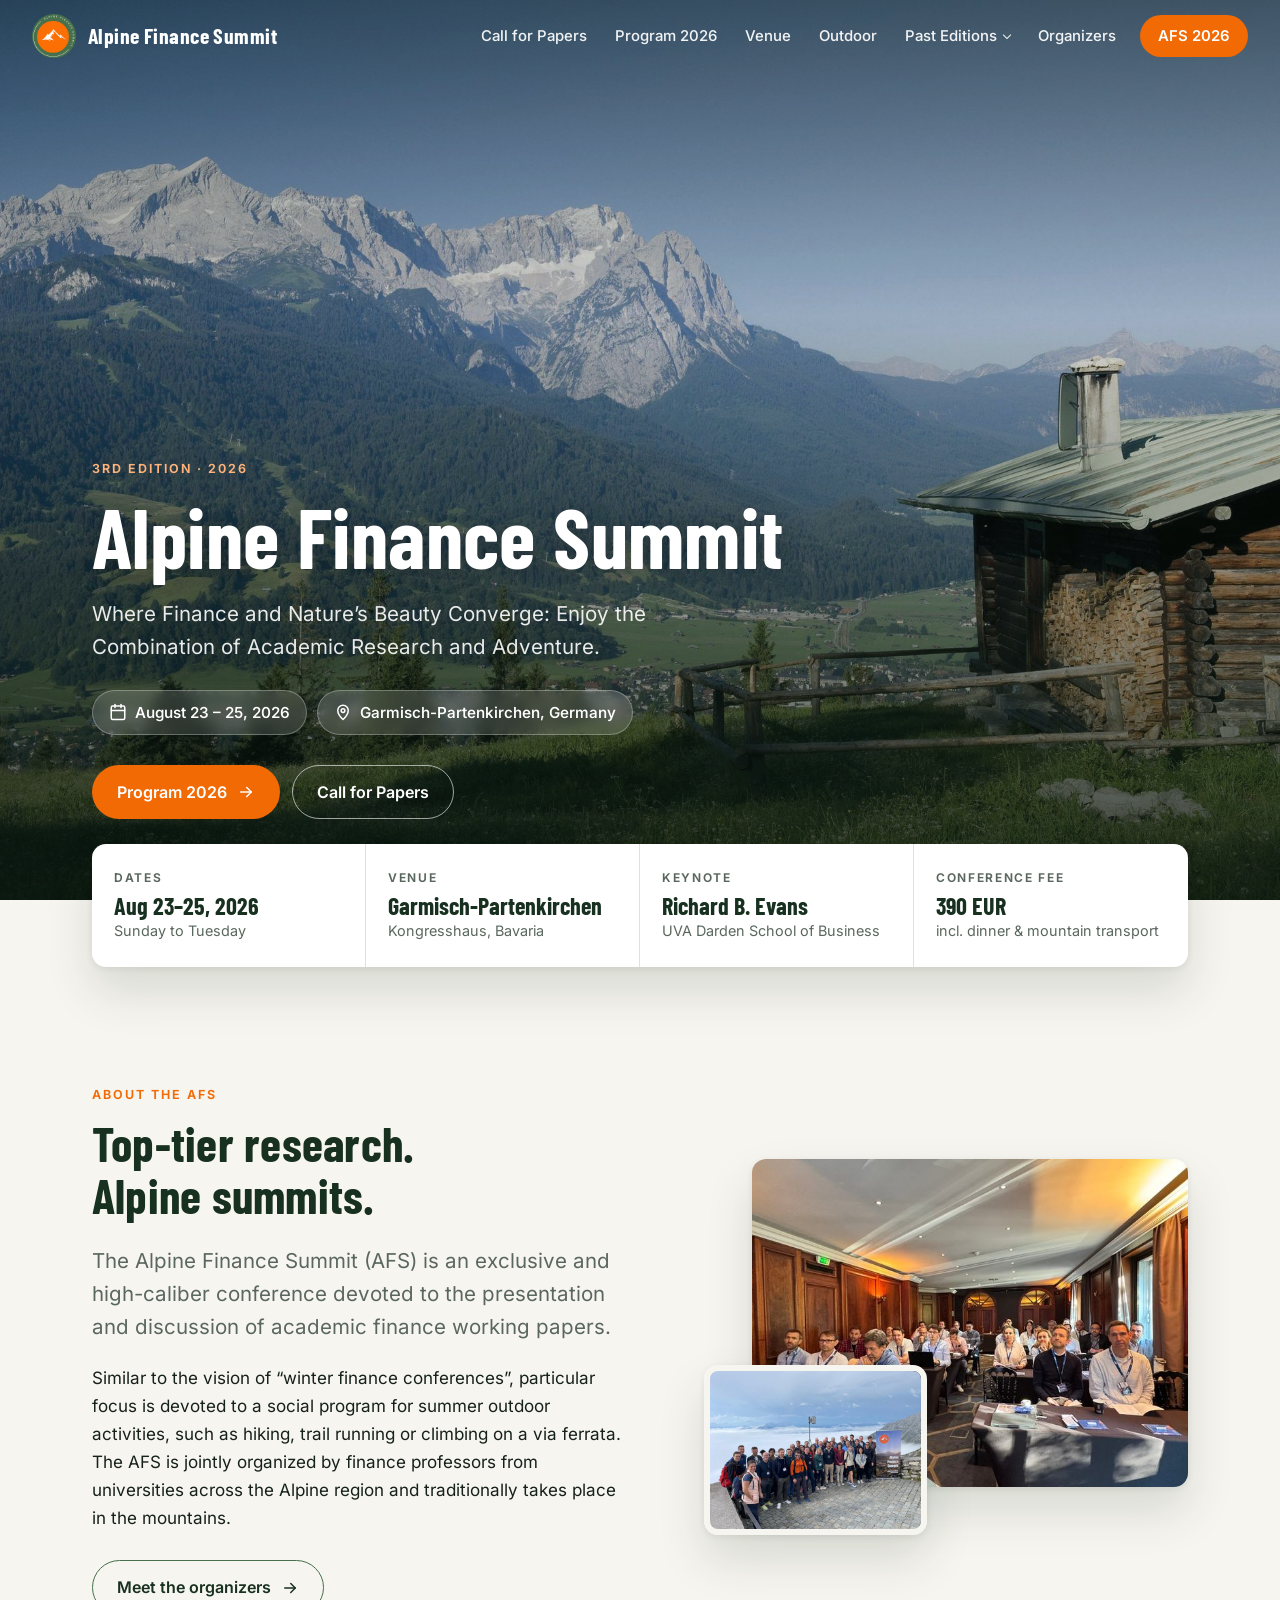
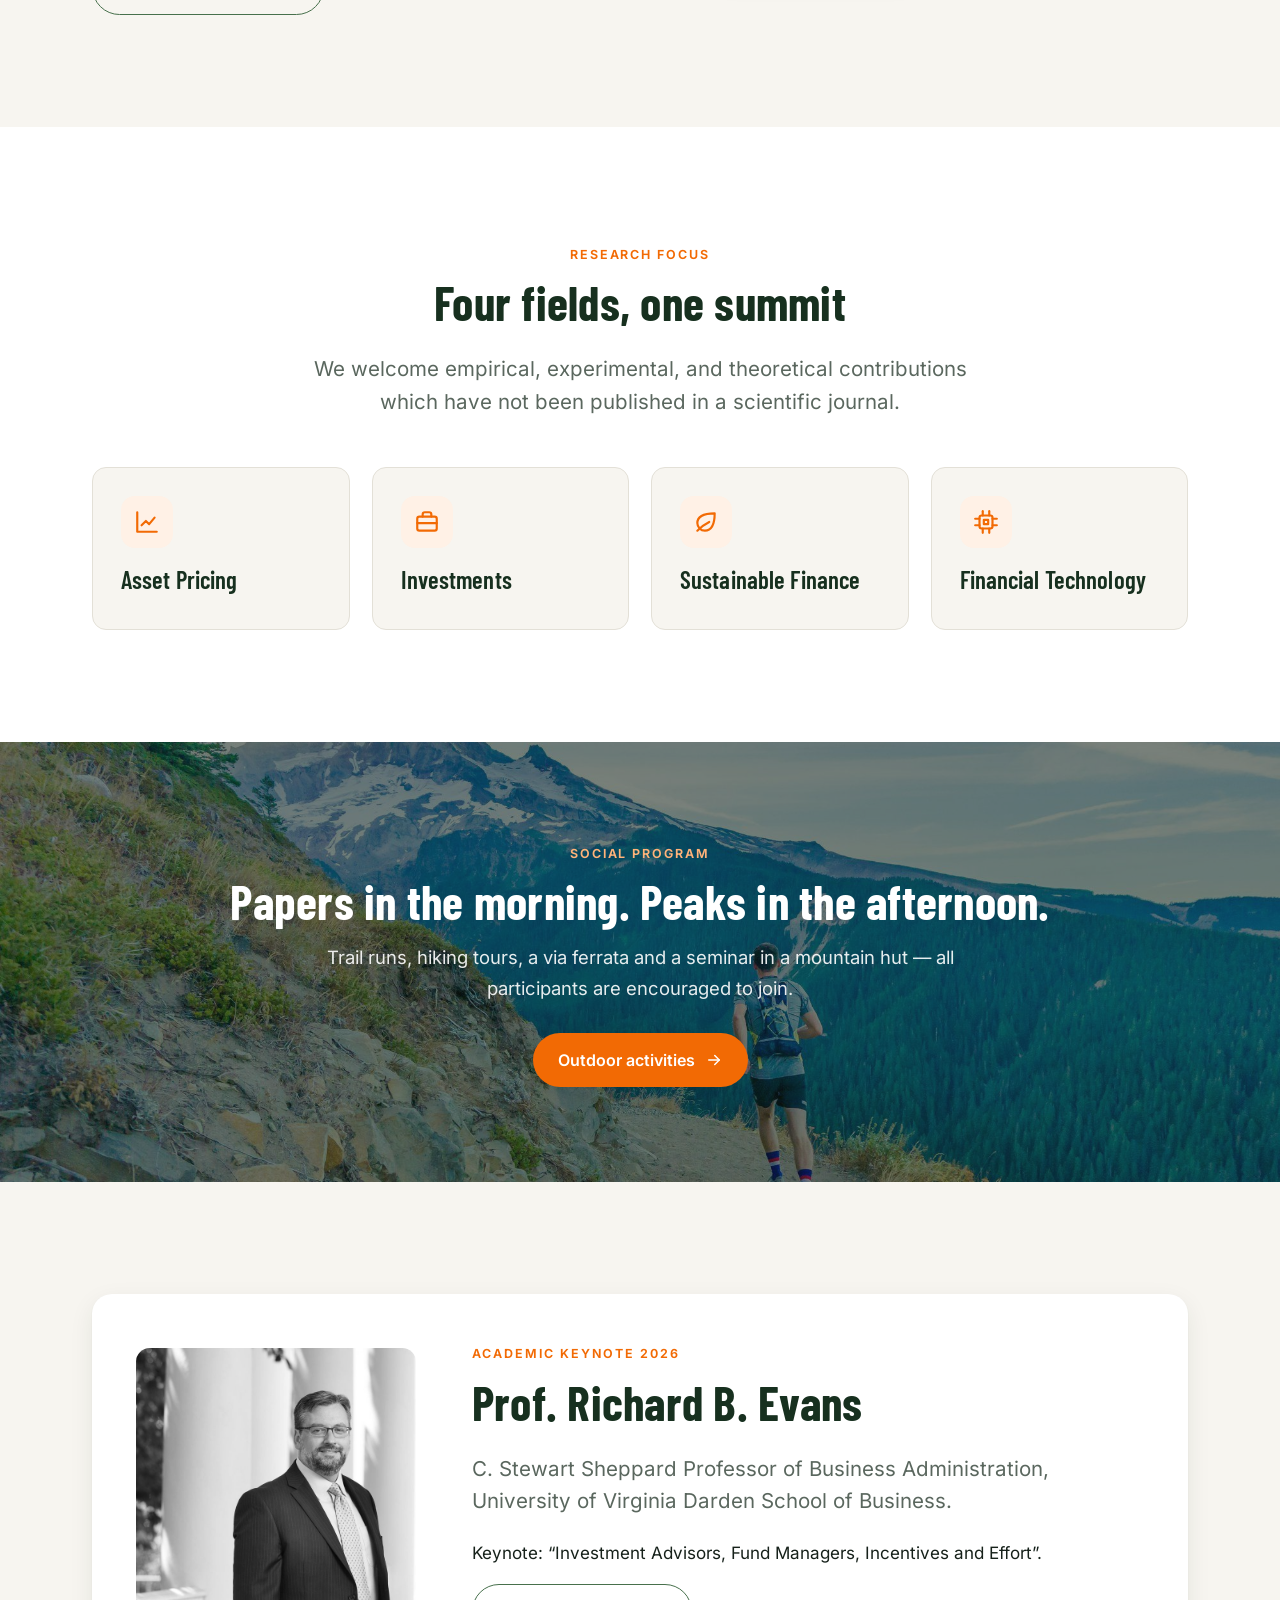
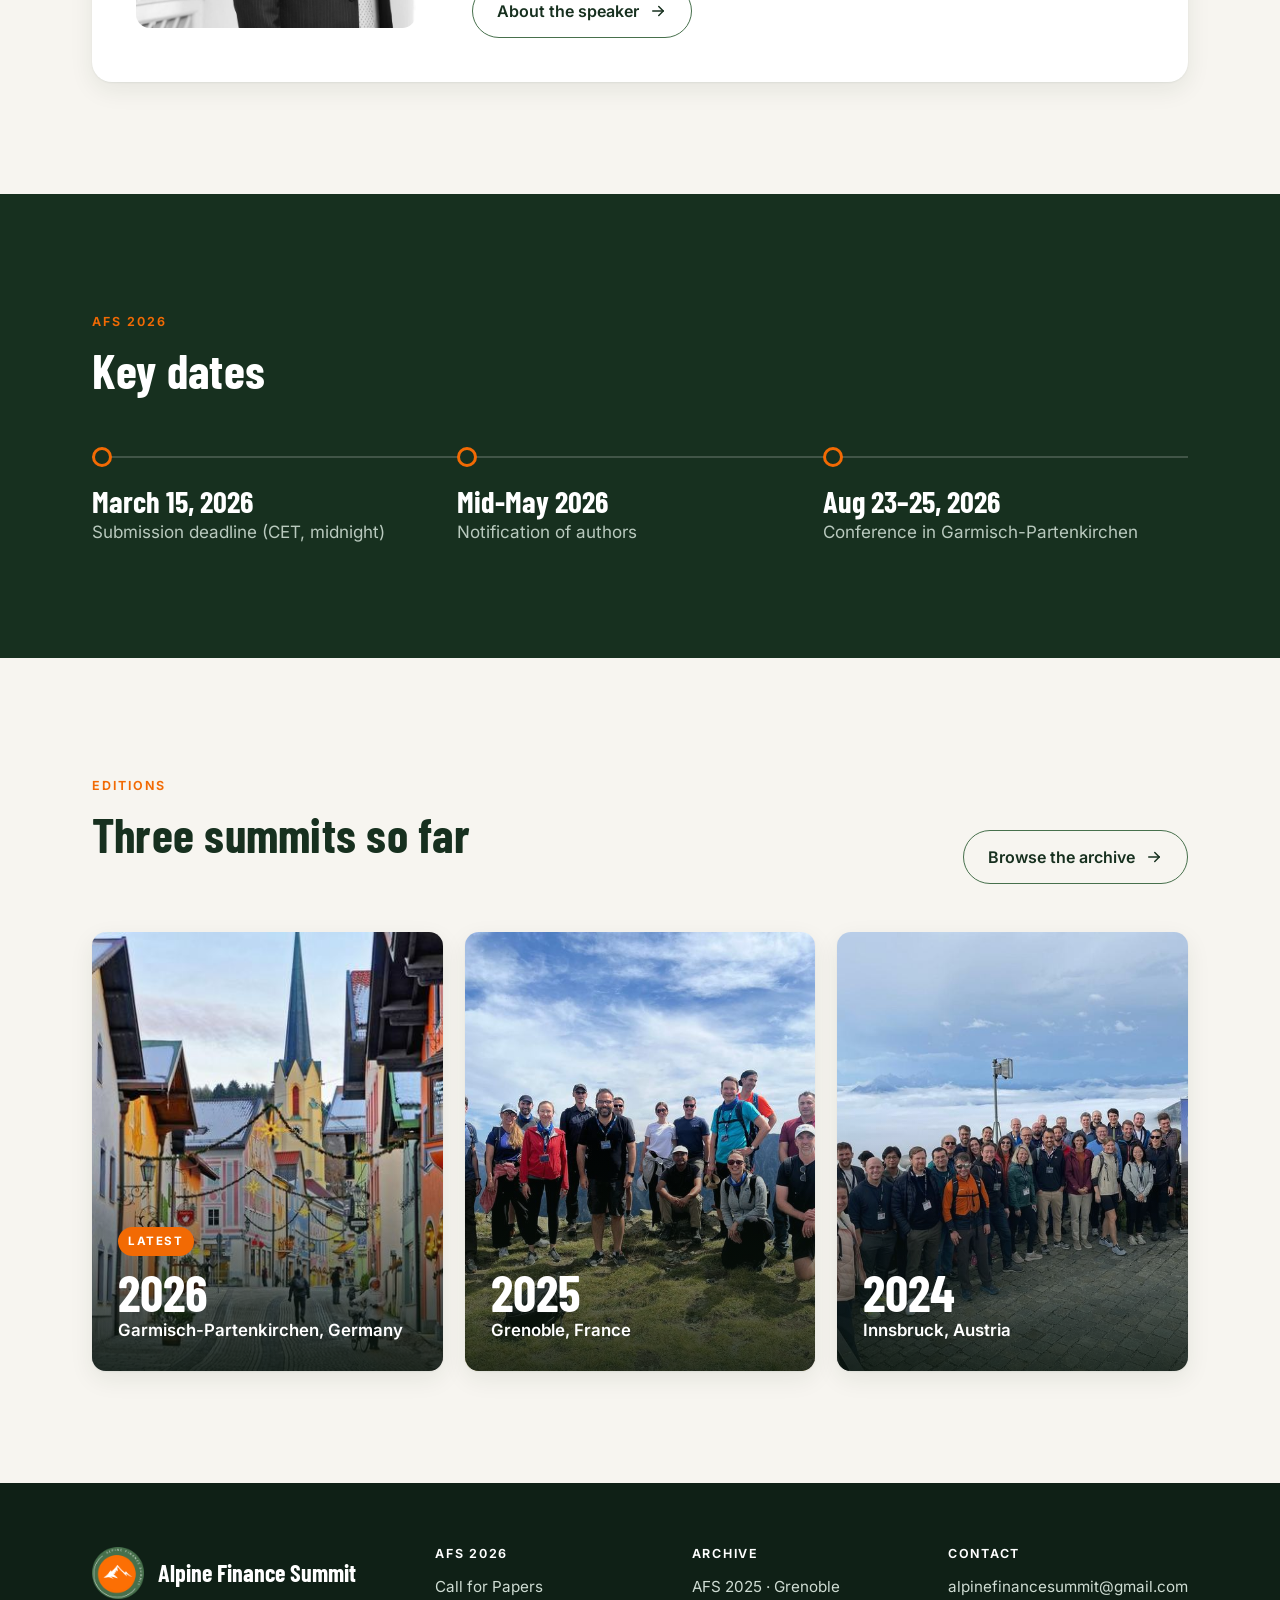
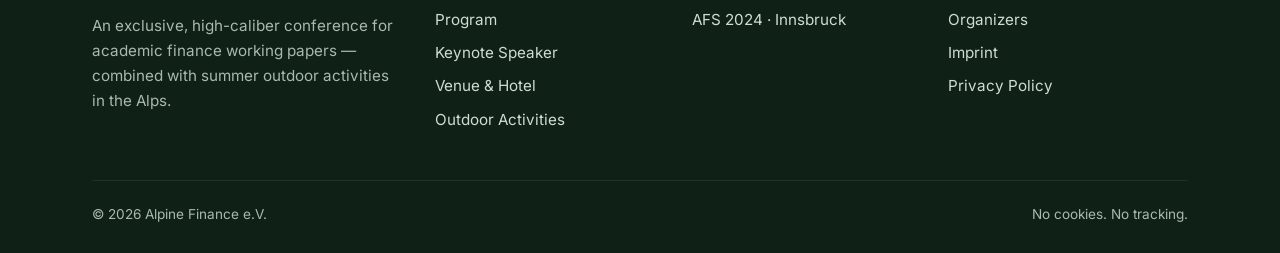
<file: index.html>
<!doctype html>
<html lang="en">
<head>
<meta charset="utf-8">
<meta name="viewport" content="width=device-width, initial-scale=1">
<title>Alpine Finance Summit | Academic Finance Conference in the Alps</title>
<meta name="description" content="The Alpine Finance Summit (AFS) is an exclusive, high-caliber conference for academic finance working papers in Asset Pricing, Investments, Sustainable Finance and FinTech — combined with summer outdoor activities in the Alps.">
<link rel="canonical" href="https://www.alpinefinancesummit.org/">
<meta property="og:type" content="website">
<meta property="og:site_name" content="Alpine Finance Summit">
<meta property="og:title" content="Alpine Finance Summit | Academic Finance Conference in the Alps">
<meta property="og:description" content="The Alpine Finance Summit (AFS) is an exclusive, high-caliber conference for academic finance working papers in Asset Pricing, Investments, Sustainable Finance and FinTech — combined with summer outdoor activities in the Alps.">
<meta property="og:image" content="https://www.alpinefinancesummit.org/assets/img/og-image.jpg">
<meta name="twitter:card" content="summary_large_image">
<meta name="theme-color" content="#17301f">
<link rel="icon" type="image/png" href="assets/img/favicon.png">
<link rel="apple-touch-icon" href="assets/img/apple-touch-icon.png">
<link rel="preload" href="assets/fonts/barlow-condensed-latin-700-normal.woff2" as="font" type="font/woff2" crossorigin>
<link rel="stylesheet" href="assets/css/style.css">
<script src="assets/js/main.js" defer></script>
</head>
<body>
<a class="skip" href="#main">Skip to content</a>
<header class="site-header">
  <div class="wrap">
    <a class="brand" href="./" aria-label="Alpine Finance Summit — home"><img src="assets/img/logo.png" alt="" width="44" height="44">Alpine Finance Summit</a>
    <button class="menu-btn" aria-expanded="false" aria-controls="nav" aria-label="Open menu"><svg viewBox="0 0 24 24" fill="none" stroke="currentColor" stroke-width="2" stroke-linecap="round" stroke-linejoin="round" aria-hidden="true"><path d="M4 7h16"/><path d="M4 12h16"/><path d="M4 17h16"/></svg></button>
    <nav id="nav" class="nav" aria-label="Main"><a href="call-for-papers-submissions/">Call for Papers</a><a href="program-2026/">Program 2026</a><a href="venue/">Venue</a><a href="outdoor-activities/">Outdoor</a><details><summary>Past Editions</summary><div class="menu"><a href="past-program-2025/">AFS 2025 · Grenoble</a><a href="past-program-2024/">AFS 2024 · Innsbruck</a></div></details><a href="organizers/">Organizers</a><a class="cta" href="program-2026/">AFS 2026</a></nav>
  </div>
</header>
<main id="main">
<section class="hero ">
  <div class="hero-bg"><img src="assets/img/hero-home.jpg" srcset="assets/img/hero-home-sm.jpg 900w, assets/img/hero-home.jpg 2000w" sizes="100vw" alt="" fetchpriority="high"></div>
  <div class="wrap">
    <span class="eyebrow">3rd edition · 2026</span>
    <h1>Alpine Finance Summit</h1>
    <p class="lead">Where Finance and Nature’s Beauty Converge: Enjoy the Combination of Academic Research and Adventure.</p>
    <div class="hero-meta">
      <span class="chip"><svg viewBox="0 0 24 24" fill="none" stroke="currentColor" stroke-width="2" stroke-linecap="round" stroke-linejoin="round" aria-hidden="true"><path d="M8 2v4"/><path d="M16 2v4"/><path d="M3 10h18"/><rect x="3" y="4" width="18" height="18" rx="2"/></svg> August 23 – 25, 2026</span>
      <a class="chip" href="venue/"><svg viewBox="0 0 24 24" fill="none" stroke="currentColor" stroke-width="2" stroke-linecap="round" stroke-linejoin="round" aria-hidden="true"><path d="M12 22s7-6.5 7-12a7 7 0 1 0-14 0c0 5.5 7 12 7 12z"/><circle cx="12" cy="10" r="2.5"/></svg> Garmisch-Partenkirchen, Germany</a>
    </div>
    <div class="btns">
      <a class="btn btn-primary" href="program-2026/">Program 2026 <svg viewBox="0 0 24 24" fill="none" stroke="currentColor" stroke-width="2" stroke-linecap="round" stroke-linejoin="round" aria-hidden="true"><path d="M5 12h14"/><path d="M13 6l6 6-6 6"/></svg></a>
      <a class="btn btn-ghost" href="call-for-papers-submissions/">Call for Papers</a>
    </div>
  </div>
</section>
<a class="scroll-cue" href="#facts" aria-label="Scroll down"><svg viewBox="0 0 24 24" fill="none" stroke="currentColor" stroke-width="2" stroke-linecap="round" stroke-linejoin="round" aria-hidden="true"><path d="M6 9l6 6 6-6"/></svg></a>
<div class="facts" id="facts">
  <div class="wrap">
    <div class="facts-grid">
      <div class="fact"><div class="label">Dates</div><div class="value">Aug 23–25, 2026</div><div class="sub">Sunday to Tuesday</div></div>
      <div class="fact"><div class="label">Venue</div><div class="value">Garmisch-Partenkirchen</div><div class="sub">Kongresshaus, Bavaria</div></div>
      <div class="fact"><div class="label">Keynote</div><div class="value">Richard B. Evans</div><div class="sub">UVA Darden School of Business</div></div>
      <div class="fact"><div class="label">Conference fee</div><div class="value">390 EUR</div><div class="sub">incl. dinner &amp; mountain transport</div></div>
    </div>
  </div>
</div>

<section class="section">
  <div class="wrap split">
    <div class="reveal">
      <span class="eyebrow">About the AFS</span>
      <h2>Top-tier research.<br>Alpine summits.</h2>
      <p class="lead">The Alpine Finance Summit (AFS) is an exclusive and high-caliber conference devoted to the presentation and discussion of academic finance working papers.</p>
      <p>Similar to the vision of “winter finance conferences”, particular focus is devoted to a social program for summer outdoor activities, such as hiking, trail running or climbing on a via ferrata. The AFS is jointly organized by finance professors from universities across the Alpine region and traditionally takes place in the mountains.</p>
      <div class="btns" style="margin-top:28px"><a class="btn btn-outline" href="organizers/">Meet the organizers <svg viewBox="0 0 24 24" fill="none" stroke="currentColor" stroke-width="2" stroke-linecap="round" stroke-linejoin="round" aria-hidden="true"><path d="M5 12h14"/><path d="M13 6l6 6-6 6"/></svg></a></div>
    </div>
    <div class="photo-stack reveal">
      <div class="photo"><img src="assets/img/gallery-2025/05-sm.jpg" alt="Paper session at the AFS 2025 in Grenoble" loading="lazy"></div>
      <div class="photo"><img src="assets/img/gallery-2024/02-sm.jpg" alt="AFS 2024 participants above a sea of clouds near Innsbruck" loading="lazy"></div>
    </div>
  </div>
</section>

<section class="section alt">
  <div class="wrap">
    <div class="section-head center reveal">
      <span class="eyebrow">Research focus</span>
      <h2>Four fields, one summit</h2>
      <p class="lead">We welcome empirical, experimental, and theoretical contributions which have not been published in a scientific journal.</p>
    </div>
    <div class="grid grid-4">
      <div class="card reveal"><div class="icon"><svg viewBox="0 0 24 24" fill="none" stroke="currentColor" stroke-width="2" stroke-linecap="round" stroke-linejoin="round" aria-hidden="true"><path d="M3 3v18h18"/><path d="M7 15l4-4 3 3 5-6"/></svg></div><h3>Asset Pricing</h3></div>
      <div class="card reveal"><div class="icon"><svg viewBox="0 0 24 24" fill="none" stroke="currentColor" stroke-width="2" stroke-linecap="round" stroke-linejoin="round" aria-hidden="true"><path d="M8 7V5a2 2 0 0 1 2-2h4a2 2 0 0 1 2 2v2"/><path d="M3 13h18"/><rect x="3" y="7" width="18" height="13" rx="2"/></svg></div><h3>Investments</h3></div>
      <div class="card reveal"><div class="icon"><svg viewBox="0 0 24 24" fill="none" stroke="currentColor" stroke-width="2" stroke-linecap="round" stroke-linejoin="round" aria-hidden="true"><path d="M11 20A7 7 0 0 1 4 13c0-6 6-9 16-9 0 10-3 16-9 16z"/><path d="M4 20c4-4 7-6 11-8"/></svg></div><h3>Sustainable Finance</h3></div>
      <div class="card reveal"><div class="icon"><svg viewBox="0 0 24 24" fill="none" stroke="currentColor" stroke-width="2" stroke-linecap="round" stroke-linejoin="round" aria-hidden="true"><path d="M9 2v4"/><path d="M15 2v4"/><path d="M9 18v4"/><path d="M15 18v4"/><path d="M2 9h4"/><path d="M2 15h4"/><path d="M18 9h4"/><path d="M18 15h4"/><rect x="6" y="6" width="12" height="12" rx="2"/><rect x="10" y="10" width="4" height="4"/></svg></div><h3>Financial Technology</h3></div>
    </div>
  </div>
</section>

<section class="band">
  <img src="assets/img/hero-outdoor-sm.jpg" srcset="assets/img/hero-outdoor-sm.jpg 900w, assets/img/hero-outdoor.jpg 2000w" sizes="100vw" alt="" loading="lazy">
  <div class="wrap reveal">
    <span class="eyebrow" style="color:#ffb37a">Social program</span>
    <h2>Papers in the morning. Peaks in the afternoon.</h2>
    <p>Trail runs, hiking tours, a via ferrata and a seminar in a mountain hut — all participants are encouraged to join.</p>
    <div class="btns"><a class="btn btn-primary" href="outdoor-activities/">Outdoor activities <svg viewBox="0 0 24 24" fill="none" stroke="currentColor" stroke-width="2" stroke-linecap="round" stroke-linejoin="round" aria-hidden="true"><path d="M5 12h14"/><path d="M13 6l6 6-6 6"/></svg></a></div>
  </div>
</section>

<section class="section">
  <div class="wrap">
    <div class="keynote reveal">
      <img src="assets/img/evans.jpg" alt="Portrait of Prof. Richard B. Evans" loading="lazy">
      <div>
        <span class="eyebrow">Academic keynote 2026</span>
        <h2>Prof. Richard B. Evans</h2>
        <p class="lead">C. Stewart Sheppard Professor of Business Administration, University of Virginia Darden School of Business.</p>
        <p>Keynote: “Investment Advisors, Fund Managers, Incentives and Effort”.</p>
        <a class="btn btn-outline" href="program-2026/#keynote">About the speaker <svg viewBox="0 0 24 24" fill="none" stroke="currentColor" stroke-width="2" stroke-linecap="round" stroke-linejoin="round" aria-hidden="true"><path d="M5 12h14"/><path d="M13 6l6 6-6 6"/></svg></a>
      </div>
    </div>
  </div>
</section>

<section class="section dark">
  <div class="wrap">
    <div class="section-head reveal">
      <span class="eyebrow">AFS 2026</span>
      <h2>Key dates</h2>
    </div>
    <div class="dates reveal">
      <div class="date"><div class="when">March 15, 2026</div><div class="what">Submission deadline (CET, midnight)</div></div>
      <div class="date"><div class="when">Mid-May 2026</div><div class="what">Notification of authors</div></div>
      <div class="date"><div class="when">Aug 23–25, 2026</div><div class="what">Conference in Garmisch-Partenkirchen</div></div>
    </div>
  </div>
</section>

<section class="section">
  <div class="wrap">
    <div class="section-head row reveal">
      <div><span class="eyebrow">Editions</span><h2>Three summits so far</h2></div>
      <a class="btn btn-outline" href="past-program-2025/">Browse the archive <svg viewBox="0 0 24 24" fill="none" stroke="currentColor" stroke-width="2" stroke-linecap="round" stroke-linejoin="round" aria-hidden="true"><path d="M5 12h14"/><path d="M13 6l6 6-6 6"/></svg></a>
    </div>
    <div class="grid grid-3">
      <a class="edition reveal" href="program-2026/"><img src="assets/img/town-1-sm.jpg" alt="" loading="lazy"><div class="body"><span class="tag">Latest</span><div class="year">2026</div><div class="place">Garmisch-Partenkirchen, Germany</div></div></a>
      <a class="edition reveal" href="past-program-2025/"><img src="assets/img/hero-2025-sm.jpg" alt="" loading="lazy"><div class="body"><div class="year">2025</div><div class="place">Grenoble, France</div></div></a>
      <a class="edition reveal" href="past-program-2024/"><img src="assets/img/hero-2024-sm.jpg" alt="" loading="lazy"><div class="body"><div class="year">2024</div><div class="place">Innsbruck, Austria</div></div></a>
    </div>
  </div>
</section>

</main>
<footer class="site-footer">
  <div class="wrap">
    <div class="foot-grid">
      <div>
        <div class="foot-brand"><img src="assets/img/logo.png" alt="" width="52" height="52"><span>Alpine Finance Summit</span></div>
        <p>An exclusive, high-caliber conference for academic finance working papers — combined with summer outdoor activities in the Alps.</p>
      </div>
      <div>
        <h4>AFS 2026</h4>
        <ul>
          <li><a href="call-for-papers-submissions/">Call for Papers</a></li>
          <li><a href="program-2026/">Program</a></li>
          <li><a href="program-2026/#keynote">Keynote Speaker</a></li>
          <li><a href="venue/">Venue &amp; Hotel</a></li>
          <li><a href="outdoor-activities/">Outdoor Activities</a></li>
        </ul>
      </div>
      <div>
        <h4>Archive</h4>
        <ul>
          <li><a href="past-program-2025/">AFS 2025 · Grenoble</a></li>
          <li><a href="past-program-2024/">AFS 2024 · Innsbruck</a></li>
        </ul>
      </div>
      <div>
        <h4>Contact</h4>
        <ul>
          <li><a href="mailto:alpinefinancesummit@gmail.com">alpinefinancesummit@gmail.com</a></li>
          <li><a href="organizers/">Organizers</a></li>
          <li><a href="imprint/">Imprint</a></li>
          <li><a href="privacy-policy/">Privacy Policy</a></li>
        </ul>
      </div>
    </div>
    <div class="foot-bottom"><span>© <span id="year">2026</span> Alpine Finance e.V.</span><span>No cookies. No tracking.</span></div>
  </div>
</footer>
</body>
</html>
</file>
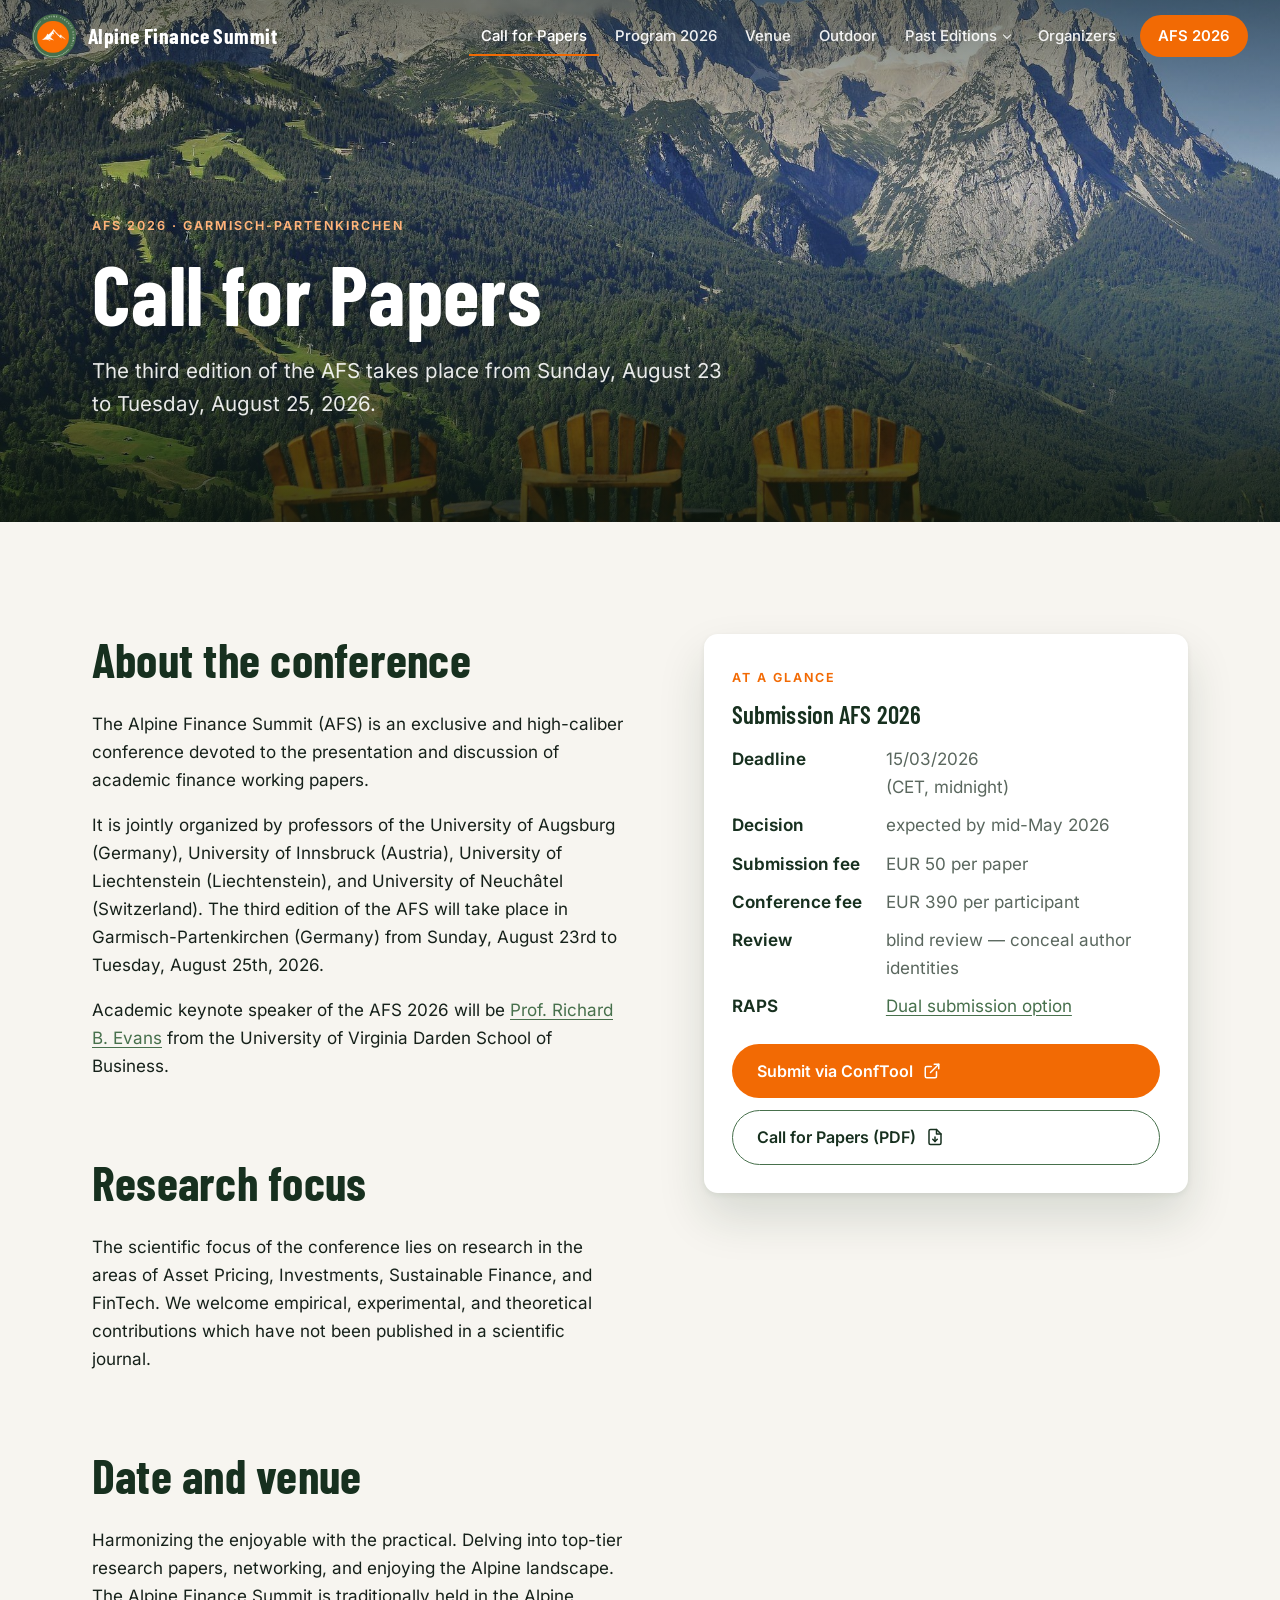
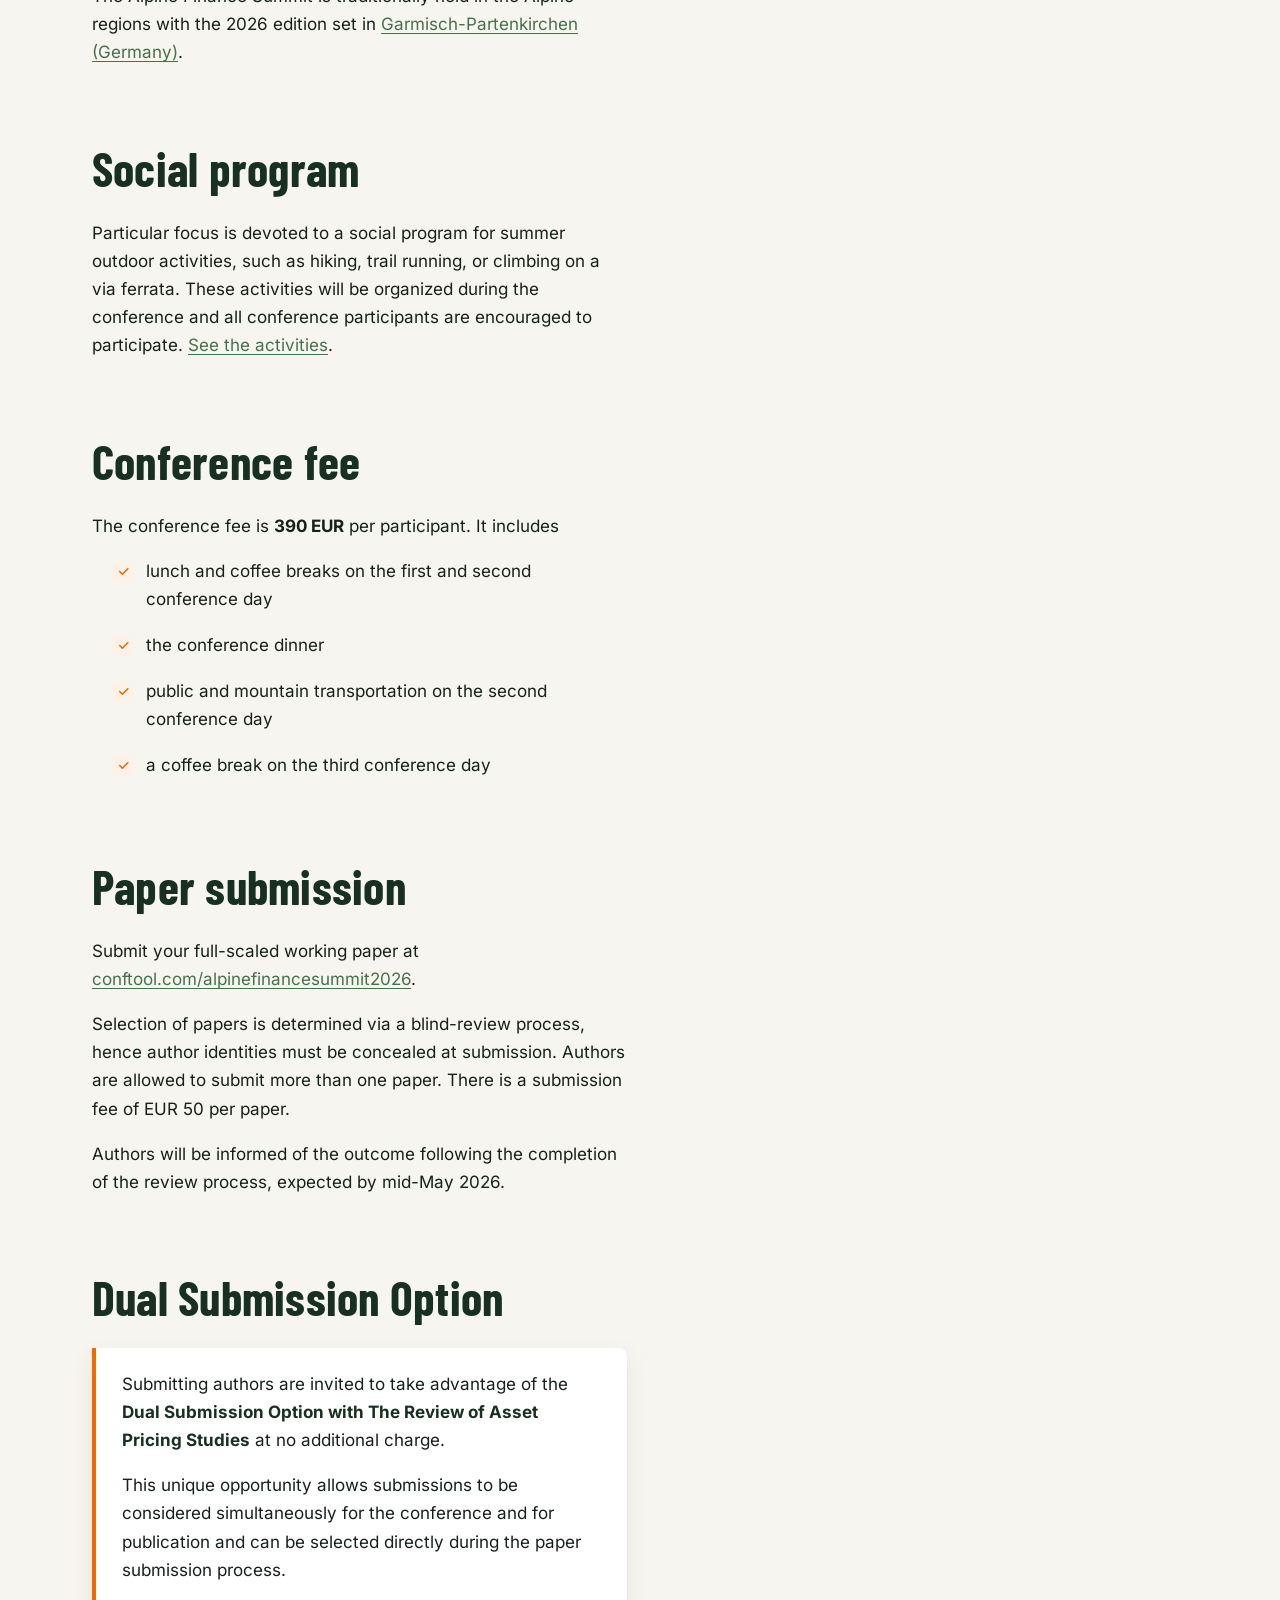
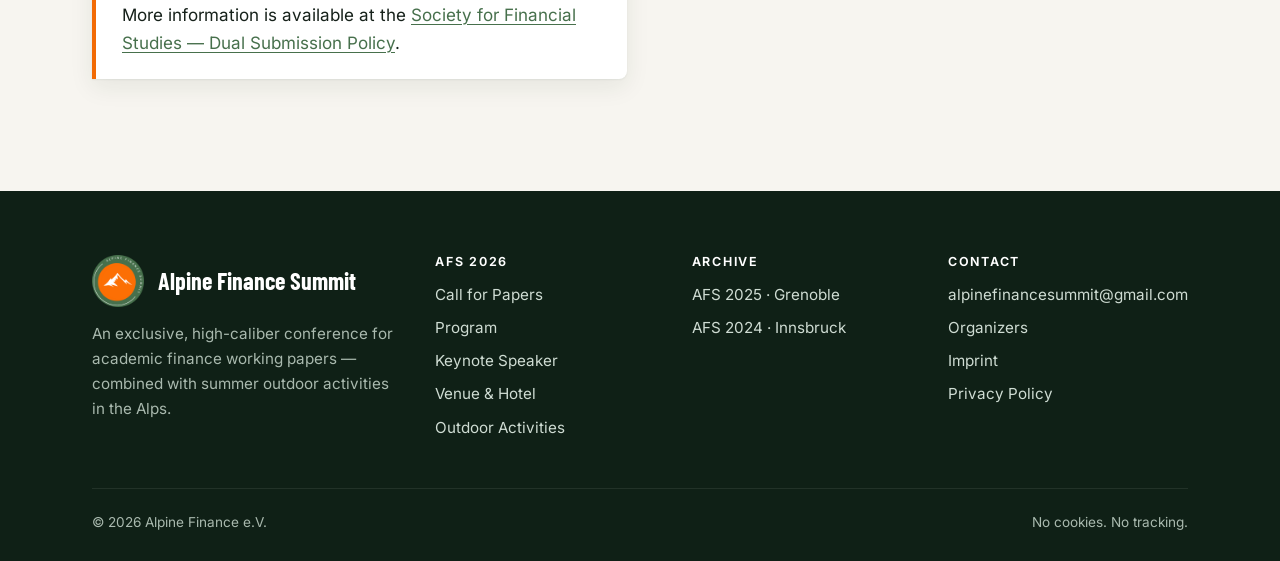
<file: call-for-papers-submissions/index.html>
<!doctype html>
<html lang="en">
<head>
<meta charset="utf-8">
<meta name="viewport" content="width=device-width, initial-scale=1">
<title>Call for Papers | Alpine Finance Summit</title>
<meta name="description" content="Call for Papers for the Alpine Finance Summit 2026 in Garmisch-Partenkirchen: research focus, submission deadline, fees and the dual submission option with The Review of Asset Pricing Studies.">
<link rel="canonical" href="https://www.alpinefinancesummit.org/call-for-papers-submissions/">
<meta property="og:type" content="website">
<meta property="og:site_name" content="Alpine Finance Summit">
<meta property="og:title" content="Call for Papers | Alpine Finance Summit">
<meta property="og:description" content="Call for Papers for the Alpine Finance Summit 2026 in Garmisch-Partenkirchen: research focus, submission deadline, fees and the dual submission option with The Review of Asset Pricing Studies.">
<meta property="og:image" content="https://www.alpinefinancesummit.org/assets/img/og-image.jpg">
<meta name="twitter:card" content="summary_large_image">
<meta name="theme-color" content="#17301f">
<link rel="icon" type="image/png" href="../assets/img/favicon.png">
<link rel="apple-touch-icon" href="../assets/img/apple-touch-icon.png">
<link rel="preload" href="../assets/fonts/barlow-condensed-latin-700-normal.woff2" as="font" type="font/woff2" crossorigin>
<link rel="stylesheet" href="../assets/css/style.css">
<script src="../assets/js/main.js" defer></script>
</head>
<body>
<a class="skip" href="#main">Skip to content</a>
<header class="site-header">
  <div class="wrap">
    <a class="brand" href="../" aria-label="Alpine Finance Summit — home"><img src="../assets/img/logo.png" alt="" width="44" height="44">Alpine Finance Summit</a>
    <button class="menu-btn" aria-expanded="false" aria-controls="nav" aria-label="Open menu"><svg viewBox="0 0 24 24" fill="none" stroke="currentColor" stroke-width="2" stroke-linecap="round" stroke-linejoin="round" aria-hidden="true"><path d="M4 7h16"/><path d="M4 12h16"/><path d="M4 17h16"/></svg></button>
    <nav id="nav" class="nav" aria-label="Main"><a href="../call-for-papers-submissions/" aria-current="page">Call for Papers</a><a href="../program-2026/">Program 2026</a><a href="../venue/">Venue</a><a href="../outdoor-activities/">Outdoor</a><details><summary>Past Editions</summary><div class="menu"><a href="../past-program-2025/">AFS 2025 · Grenoble</a><a href="../past-program-2024/">AFS 2024 · Innsbruck</a></div></details><a href="../organizers/">Organizers</a><a class="cta" href="../program-2026/">AFS 2026</a></nav>
  </div>
</header>
<main id="main">
<section class="hero page">
  <div class="hero-bg"><img src="../assets/img/hero-cfp.jpg" srcset="../assets/img/hero-cfp-sm.jpg 900w, ../assets/img/hero-cfp.jpg 2000w" sizes="100vw" alt="" fetchpriority="high"></div>
  <div class="wrap">
    <span class="eyebrow">AFS 2026 · Garmisch-Partenkirchen</span>
    <h1>Call for Papers</h1>
    <p class="lead">The third edition of the AFS takes place from Sunday, August 23 to Tuesday, August 25, 2026.</p>
    
  </div>
</section>
<section class="section">
  <div class="wrap split" style="align-items:start">
    <div class="prose">
      <h2>About the conference</h2>
      <p>The Alpine Finance Summit (AFS) is an exclusive and high-caliber conference devoted to the presentation and discussion of academic finance working papers.</p>
      <p>It is jointly organized by professors of the University of Augsburg (Germany), University of Innsbruck (Austria), University of Liechtenstein (Liechtenstein), and University of Neuchâtel (Switzerland). The third edition of the AFS will take place in Garmisch-Partenkirchen (Germany) from Sunday, August 23rd to Tuesday, August 25th, 2026.</p>
      <p>Academic keynote speaker of the AFS 2026 will be <a href="https://www.darden.virginia.edu/faculty-research/directory/richard-b-evans">Prof. Richard B. Evans</a> from the University of Virginia Darden School of Business.</p>

      <h2>Research focus</h2>
      <p>The scientific focus of the conference lies on research in the areas of Asset Pricing, Investments, Sustainable Finance, and FinTech. We welcome empirical, experimental, and theoretical contributions which have not been published in a scientific journal.</p>

      <h2>Date and venue</h2>
      <p>Harmonizing the enjoyable with the practical. Delving into top-tier research papers, networking, and enjoying the Alpine landscape. The Alpine Finance Summit is traditionally held in the Alpine regions with the 2026 edition set in <a href="../venue/">Garmisch-Partenkirchen (Germany)</a>.</p>

      <h2>Social program</h2>
      <p>Particular focus is devoted to a social program for summer outdoor activities, such as hiking, trail running, or climbing on a via ferrata. These activities will be organized during the conference and all conference participants are encouraged to participate. <a href="../outdoor-activities/">See the activities</a>.</p>

      <h2>Conference fee</h2>
      <p>The conference fee is <strong>390 EUR</strong> per participant. It includes</p>
      <ul class="ticks">
        <li>lunch and coffee breaks on the first and second conference day</li>
        <li>the conference dinner</li>
        <li>public and mountain transportation on the second conference day</li>
        <li>a coffee break on the third conference day</li>
      </ul>

      <h2>Paper submission</h2>
      <p>Submit your full-scaled working paper at <a href="https://www.conftool.com/alpinefinancesummit2026/">conftool.com/alpinefinancesummit2026</a>.</p>
      <p>Selection of papers is determined via a blind-review process, hence author identities must be concealed at submission. Authors are allowed to submit more than one paper. There is a submission fee of EUR 50 per paper.</p>
      <p>Authors will be informed of the outcome following the completion of the review process, expected by mid-May 2026.</p>

      <h2 id="dual">Dual Submission Option</h2>
      <div class="callout">
        <p>Submitting authors are invited to take advantage of the <strong>Dual Submission Option with The Review of Asset Pricing Studies</strong> at no additional charge.</p>
        <p>This unique opportunity allows submissions to be considered simultaneously for the conference and for publication and can be selected directly during the paper submission process.</p>
        <p>More information is available at the <a href="https://sfs.org/dualsubmissionpolicy/">Society for Financial Studies — Dual Submission Policy</a>.</p>
      </div>
    </div>

    <aside style="position:sticky; top:calc(var(--head-h) + 24px)">
      <div class="card" style="box-shadow:var(--shadow-lg); border:0">
        <span class="eyebrow">At a glance</span>
        <h3 style="margin-bottom:18px">Submission AFS 2026</h3>
        <dl class="kv">
          <dt>Deadline</dt><dd>15/03/2026<br>(CET, midnight)</dd>
          <dt>Decision</dt><dd>expected by mid-May 2026</dd>
          <dt>Submission fee</dt><dd>EUR 50 per paper</dd>
          <dt>Conference fee</dt><dd>EUR 390 per participant</dd>
          <dt>Review</dt><dd>blind review — conceal author identities</dd>
          <dt>RAPS</dt><dd><a href="#dual">Dual submission option</a></dd>
        </dl>
        <div class="btns" style="margin-top:24px; flex-direction:column">
          <a class="btn btn-primary" href="https://www.conftool.com/alpinefinancesummit2026/">Submit via ConfTool <svg viewBox="0 0 24 24" fill="none" stroke="currentColor" stroke-width="2" stroke-linecap="round" stroke-linejoin="round" aria-hidden="true"><path d="M15 3h6v6"/><path d="M10 14L21 3"/><path d="M18 13v6a2 2 0 0 1-2 2H5a2 2 0 0 1-2-2V8a2 2 0 0 1 2-2h6"/></svg></a>
          <a class="btn btn-outline" href="../assets/docs/Call-for-Papers-AFS-2026.pdf">Call for Papers (PDF) <svg viewBox="0 0 24 24" fill="none" stroke="currentColor" stroke-width="2" stroke-linecap="round" stroke-linejoin="round" aria-hidden="true"><path d="M14 2H6a2 2 0 0 0-2 2v16a2 2 0 0 0 2 2h12a2 2 0 0 0 2-2V8z"/><path d="M14 2v6h6"/><path d="M12 18v-6"/><path d="M9 15l3 3 3-3"/></svg></a>
        </div>
      </div>
    </aside>
  </div>
</section>

</main>
<footer class="site-footer">
  <div class="wrap">
    <div class="foot-grid">
      <div>
        <div class="foot-brand"><img src="../assets/img/logo.png" alt="" width="52" height="52"><span>Alpine Finance Summit</span></div>
        <p>An exclusive, high-caliber conference for academic finance working papers — combined with summer outdoor activities in the Alps.</p>
      </div>
      <div>
        <h4>AFS 2026</h4>
        <ul>
          <li><a href="../call-for-papers-submissions/">Call for Papers</a></li>
          <li><a href="../program-2026/">Program</a></li>
          <li><a href="../program-2026/#keynote">Keynote Speaker</a></li>
          <li><a href="../venue/">Venue &amp; Hotel</a></li>
          <li><a href="../outdoor-activities/">Outdoor Activities</a></li>
        </ul>
      </div>
      <div>
        <h4>Archive</h4>
        <ul>
          <li><a href="../past-program-2025/">AFS 2025 · Grenoble</a></li>
          <li><a href="../past-program-2024/">AFS 2024 · Innsbruck</a></li>
        </ul>
      </div>
      <div>
        <h4>Contact</h4>
        <ul>
          <li><a href="mailto:alpinefinancesummit@gmail.com">alpinefinancesummit@gmail.com</a></li>
          <li><a href="../organizers/">Organizers</a></li>
          <li><a href="../imprint/">Imprint</a></li>
          <li><a href="../privacy-policy/">Privacy Policy</a></li>
        </ul>
      </div>
    </div>
    <div class="foot-bottom"><span>© <span id="year">2026</span> Alpine Finance e.V.</span><span>No cookies. No tracking.</span></div>
  </div>
</footer>
</body>
</html>
</file>
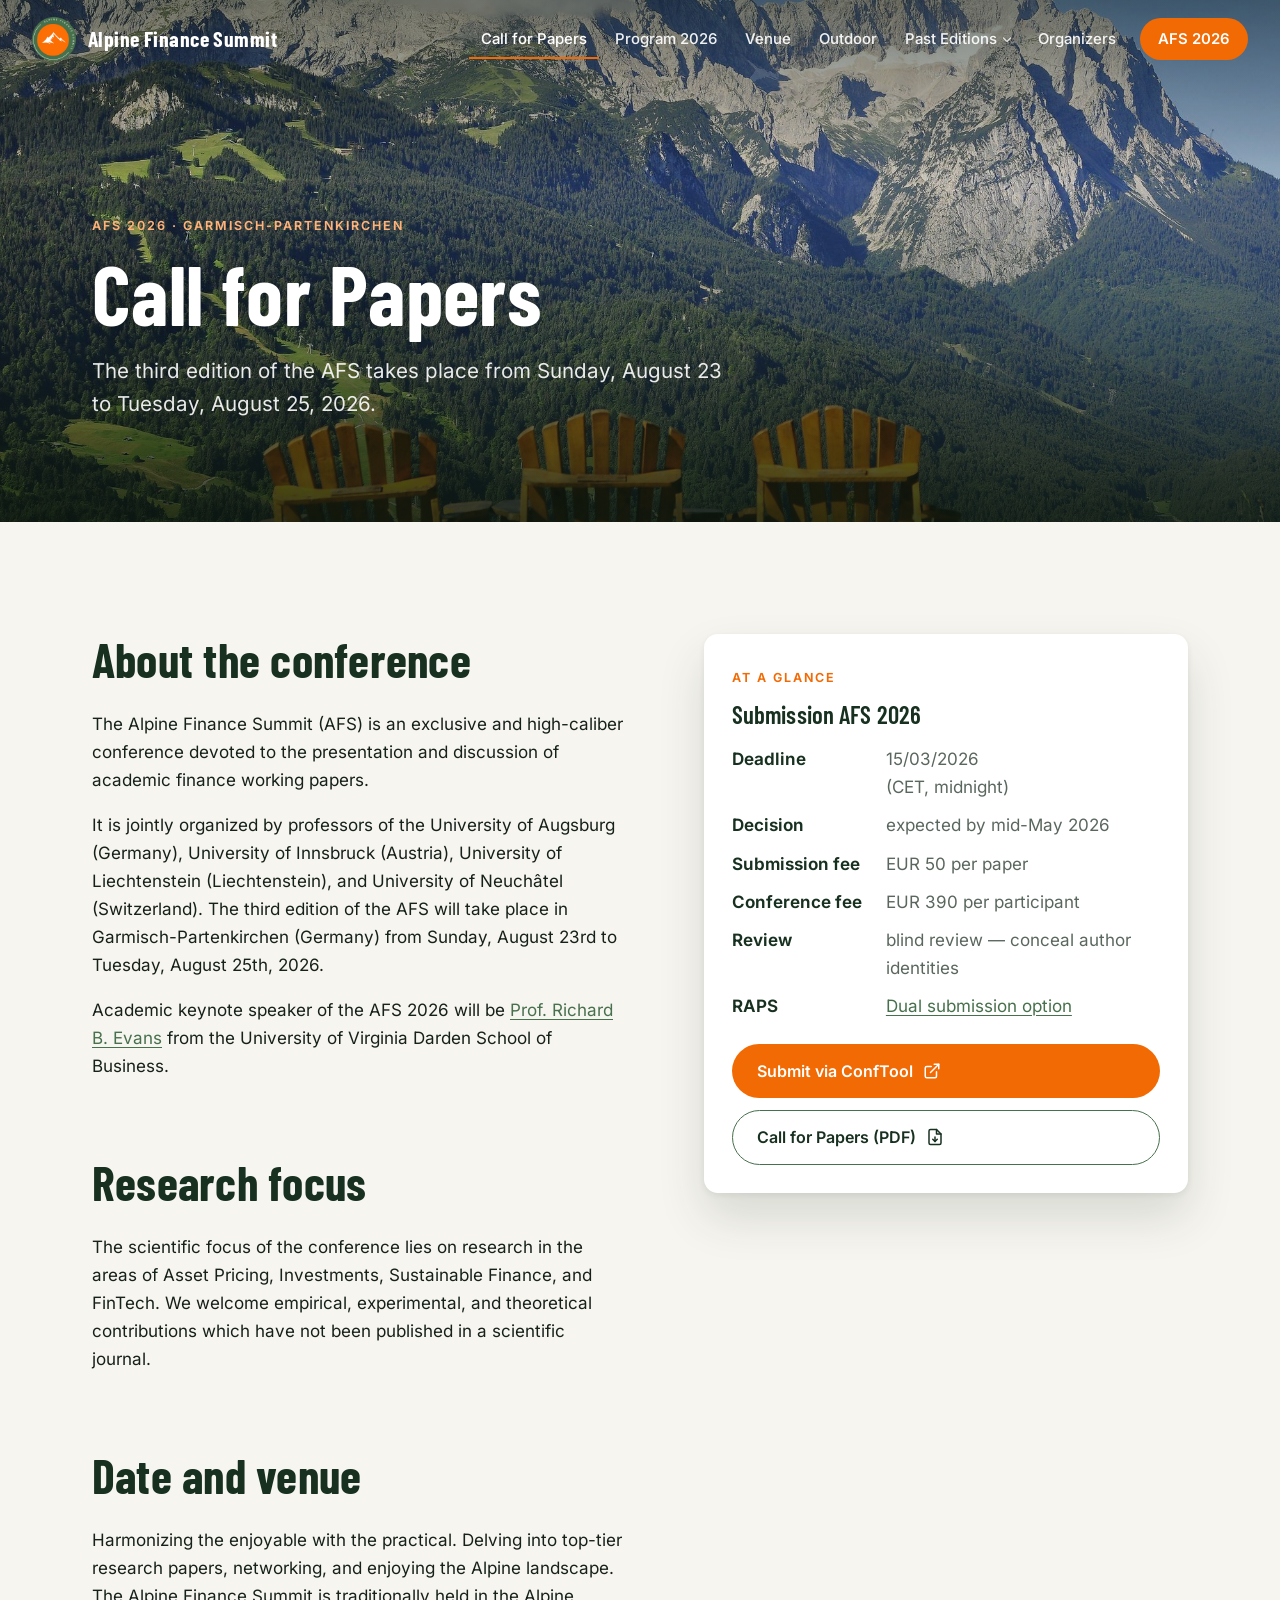
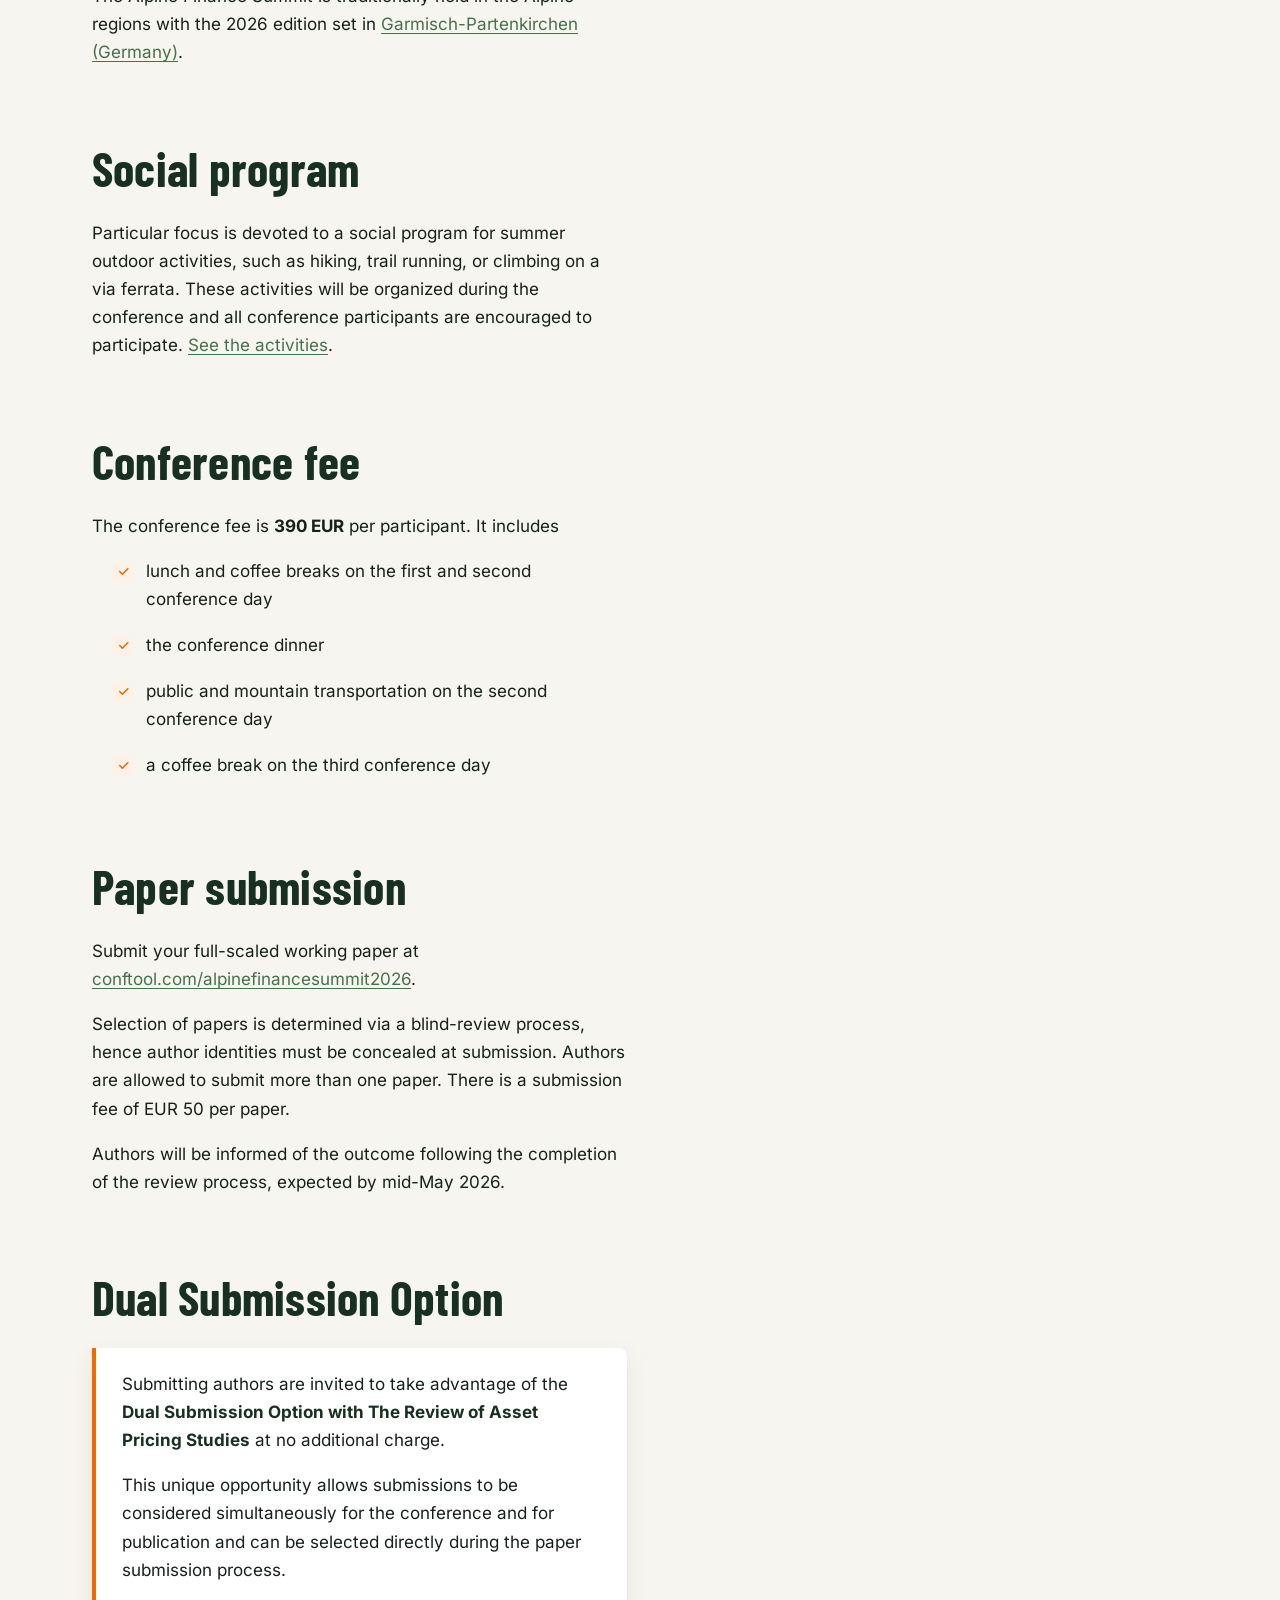
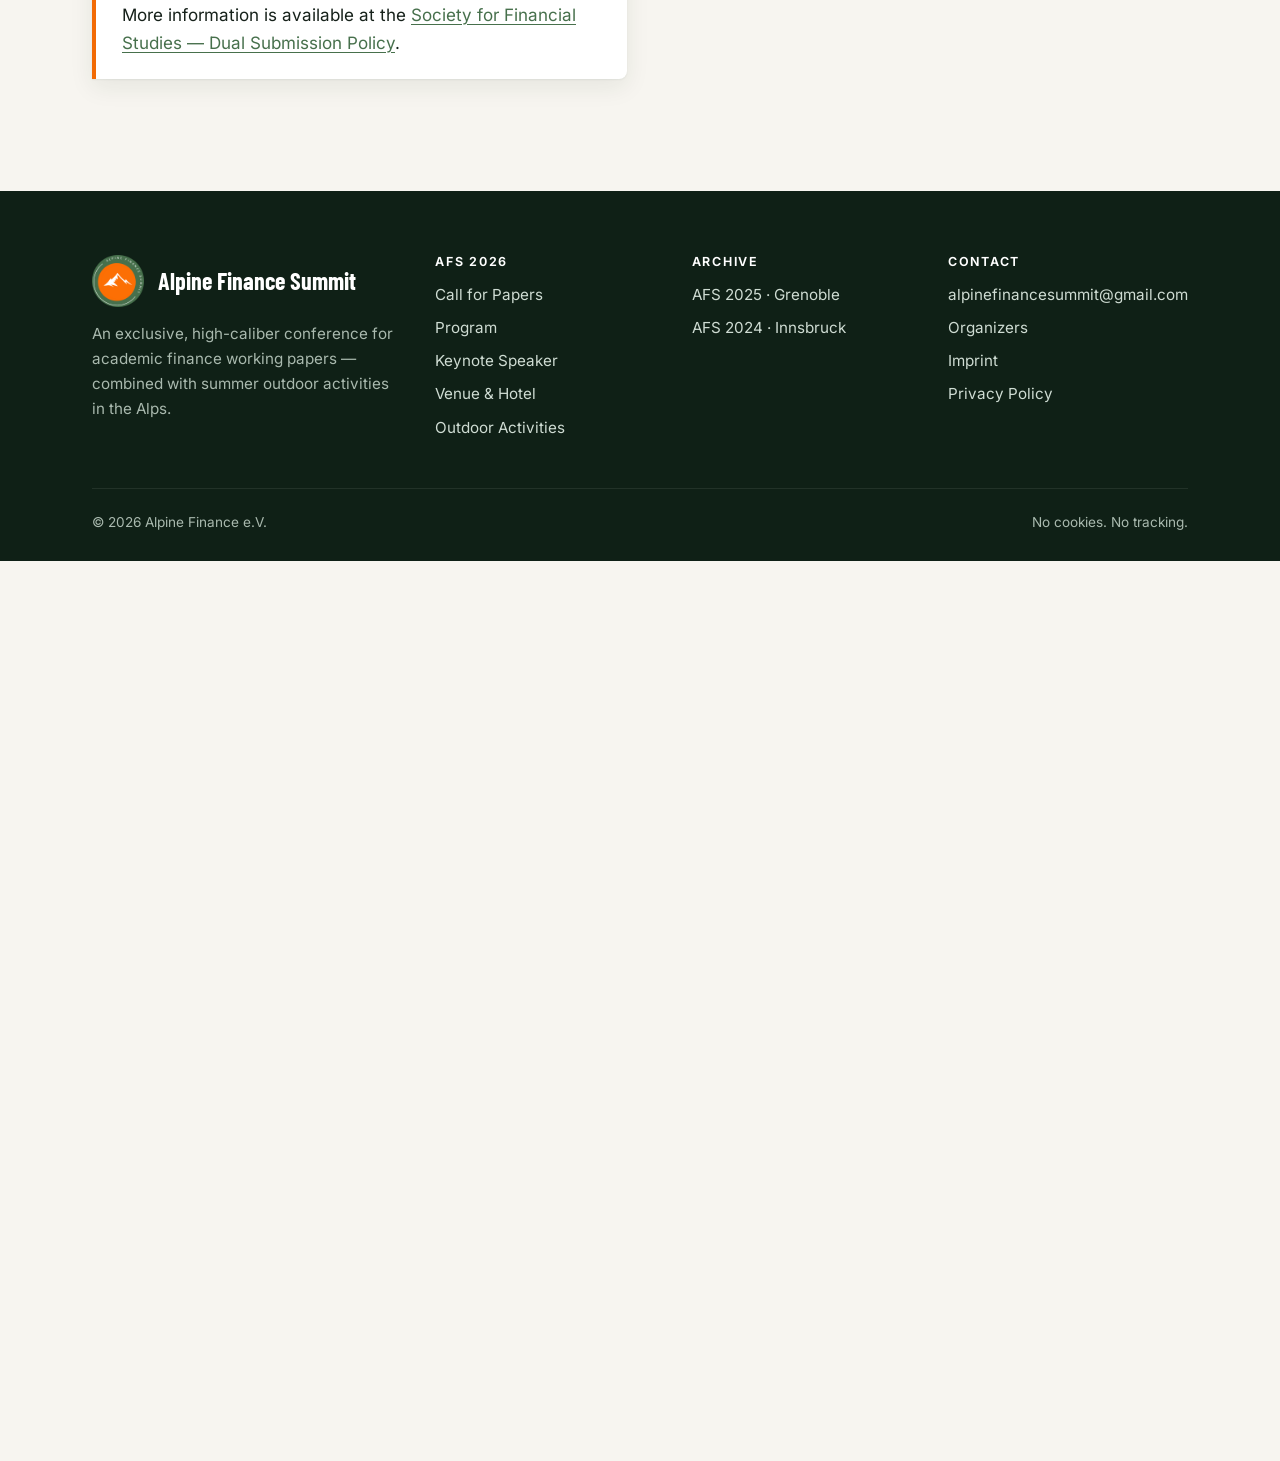
<file: dual-submission-option/index.html>
<!doctype html>
<html lang="en"><head><meta charset="utf-8"><title>Dual Submission Option | Alpine Finance Summit</title>
<link rel="canonical" href="https://www.alpinefinancesummit.org/call-for-papers-submissions/#dual">
<meta http-equiv="refresh" content="0; url=../call-for-papers-submissions/#dual">
<meta name="robots" content="noindex"></head>
<body><p>This page has moved: <a href="../call-for-papers-submissions/#dual">Dual Submission Option</a>.</p></body></html>
</file>
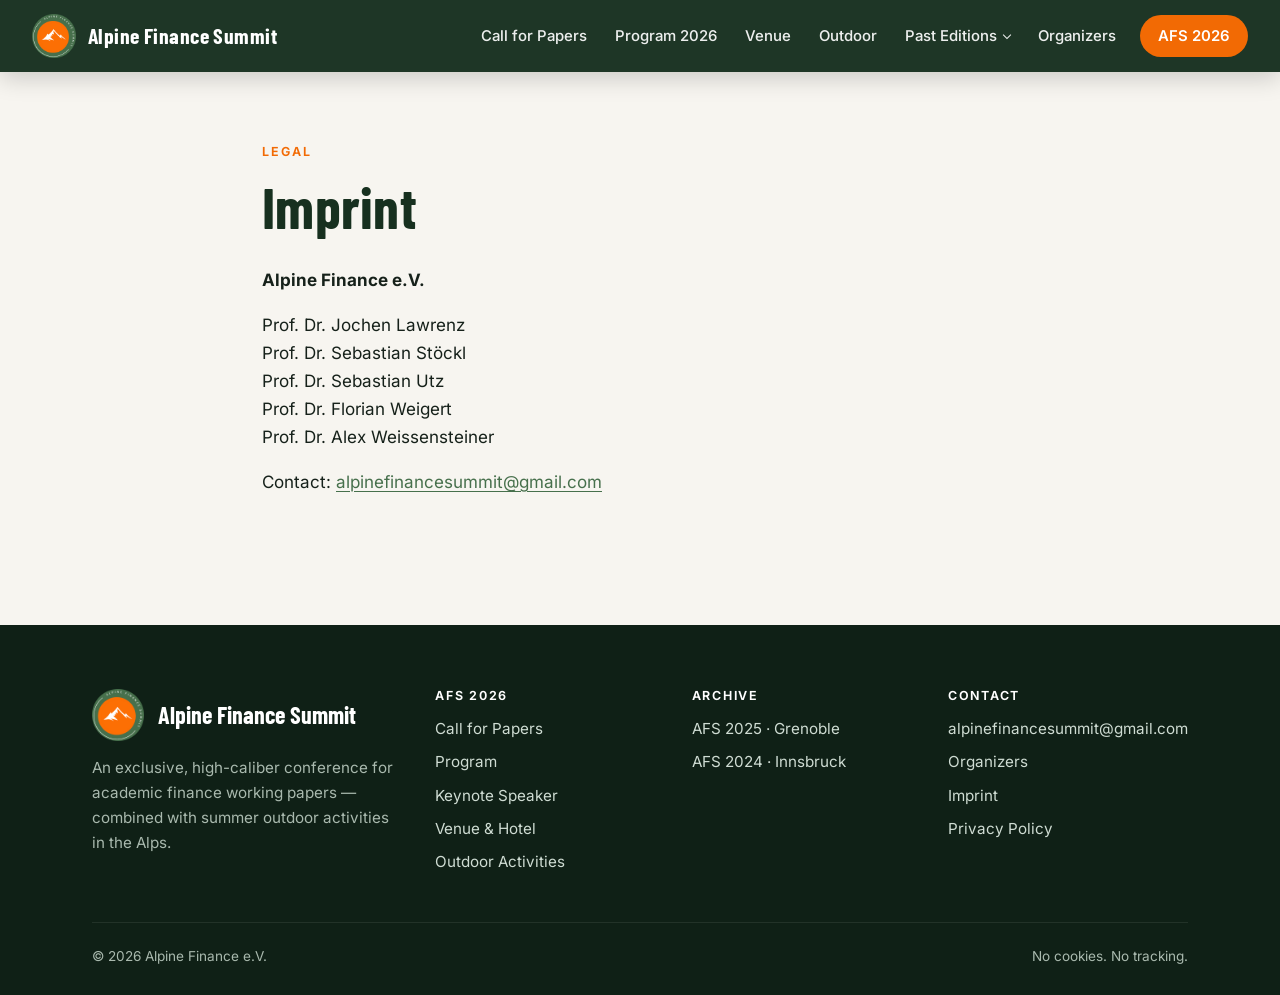
<file: imprint/index.html>
<!doctype html>
<html lang="en">
<head>
<meta charset="utf-8">
<meta name="viewport" content="width=device-width, initial-scale=1">
<title>Imprint | Alpine Finance Summit</title>
<meta name="description" content="Imprint of the Alpine Finance Summit website (Alpine Finance e.V.).">
<link rel="canonical" href="https://www.alpinefinancesummit.org/imprint/">
<meta property="og:type" content="website">
<meta property="og:site_name" content="Alpine Finance Summit">
<meta property="og:title" content="Imprint | Alpine Finance Summit">
<meta property="og:description" content="Imprint of the Alpine Finance Summit website (Alpine Finance e.V.).">
<meta property="og:image" content="https://www.alpinefinancesummit.org/assets/img/og-image.jpg">
<meta name="twitter:card" content="summary_large_image">
<meta name="theme-color" content="#17301f">
<link rel="icon" type="image/png" href="../assets/img/favicon.png">
<link rel="apple-touch-icon" href="../assets/img/apple-touch-icon.png">
<link rel="preload" href="../assets/fonts/barlow-condensed-latin-700-normal.woff2" as="font" type="font/woff2" crossorigin>
<link rel="stylesheet" href="../assets/css/style.css">
<script src="../assets/js/main.js" defer></script>
</head>
<body>
<a class="skip" href="#main">Skip to content</a>
<header class="site-header always-solid">
  <div class="wrap">
    <a class="brand" href="../" aria-label="Alpine Finance Summit — home"><img src="../assets/img/logo.png" alt="" width="44" height="44">Alpine Finance Summit</a>
    <button class="menu-btn" aria-expanded="false" aria-controls="nav" aria-label="Open menu"><svg viewBox="0 0 24 24" fill="none" stroke="currentColor" stroke-width="2" stroke-linecap="round" stroke-linejoin="round" aria-hidden="true"><path d="M4 7h16"/><path d="M4 12h16"/><path d="M4 17h16"/></svg></button>
    <nav id="nav" class="nav" aria-label="Main"><a href="../call-for-papers-submissions/">Call for Papers</a><a href="../program-2026/">Program 2026</a><a href="../venue/">Venue</a><a href="../outdoor-activities/">Outdoor</a><details><summary>Past Editions</summary><div class="menu"><a href="../past-program-2025/">AFS 2025 · Grenoble</a><a href="../past-program-2024/">AFS 2024 · Innsbruck</a></div></details><a href="../organizers/">Organizers</a><a class="cta" href="../program-2026/">AFS 2026</a></nav>
  </div>
</header>
<main id="main">
<section class="section" style="padding-top:calc(var(--head-h) + 64px)">
  <div class="wrap narrow prose">
    <span class="eyebrow">Legal</span>
    <h1 style="font-size:clamp(2.4rem,5vw,3.6rem)">Imprint</h1>
    <p><strong>Alpine Finance e.V.</strong></p>
    <p>Prof. Dr. Jochen Lawrenz<br>Prof. Dr. Sebastian Stöckl<br>Prof. Dr. Sebastian Utz<br>Prof. Dr. Florian Weigert<br>Prof. Dr. Alex Weissensteiner</p>
    <p>Contact: <a href="mailto:alpinefinancesummit@gmail.com">alpinefinancesummit@gmail.com</a></p>
  </div>
</section>
</main>
<footer class="site-footer">
  <div class="wrap">
    <div class="foot-grid">
      <div>
        <div class="foot-brand"><img src="../assets/img/logo.png" alt="" width="52" height="52"><span>Alpine Finance Summit</span></div>
        <p>An exclusive, high-caliber conference for academic finance working papers — combined with summer outdoor activities in the Alps.</p>
      </div>
      <div>
        <h4>AFS 2026</h4>
        <ul>
          <li><a href="../call-for-papers-submissions/">Call for Papers</a></li>
          <li><a href="../program-2026/">Program</a></li>
          <li><a href="../program-2026/#keynote">Keynote Speaker</a></li>
          <li><a href="../venue/">Venue &amp; Hotel</a></li>
          <li><a href="../outdoor-activities/">Outdoor Activities</a></li>
        </ul>
      </div>
      <div>
        <h4>Archive</h4>
        <ul>
          <li><a href="../past-program-2025/">AFS 2025 · Grenoble</a></li>
          <li><a href="../past-program-2024/">AFS 2024 · Innsbruck</a></li>
        </ul>
      </div>
      <div>
        <h4>Contact</h4>
        <ul>
          <li><a href="mailto:alpinefinancesummit@gmail.com">alpinefinancesummit@gmail.com</a></li>
          <li><a href="../organizers/">Organizers</a></li>
          <li><a href="../imprint/">Imprint</a></li>
          <li><a href="../privacy-policy/">Privacy Policy</a></li>
        </ul>
      </div>
    </div>
    <div class="foot-bottom"><span>© <span id="year">2026</span> Alpine Finance e.V.</span><span>No cookies. No tracking.</span></div>
  </div>
</footer>
</body>
</html>
</file>
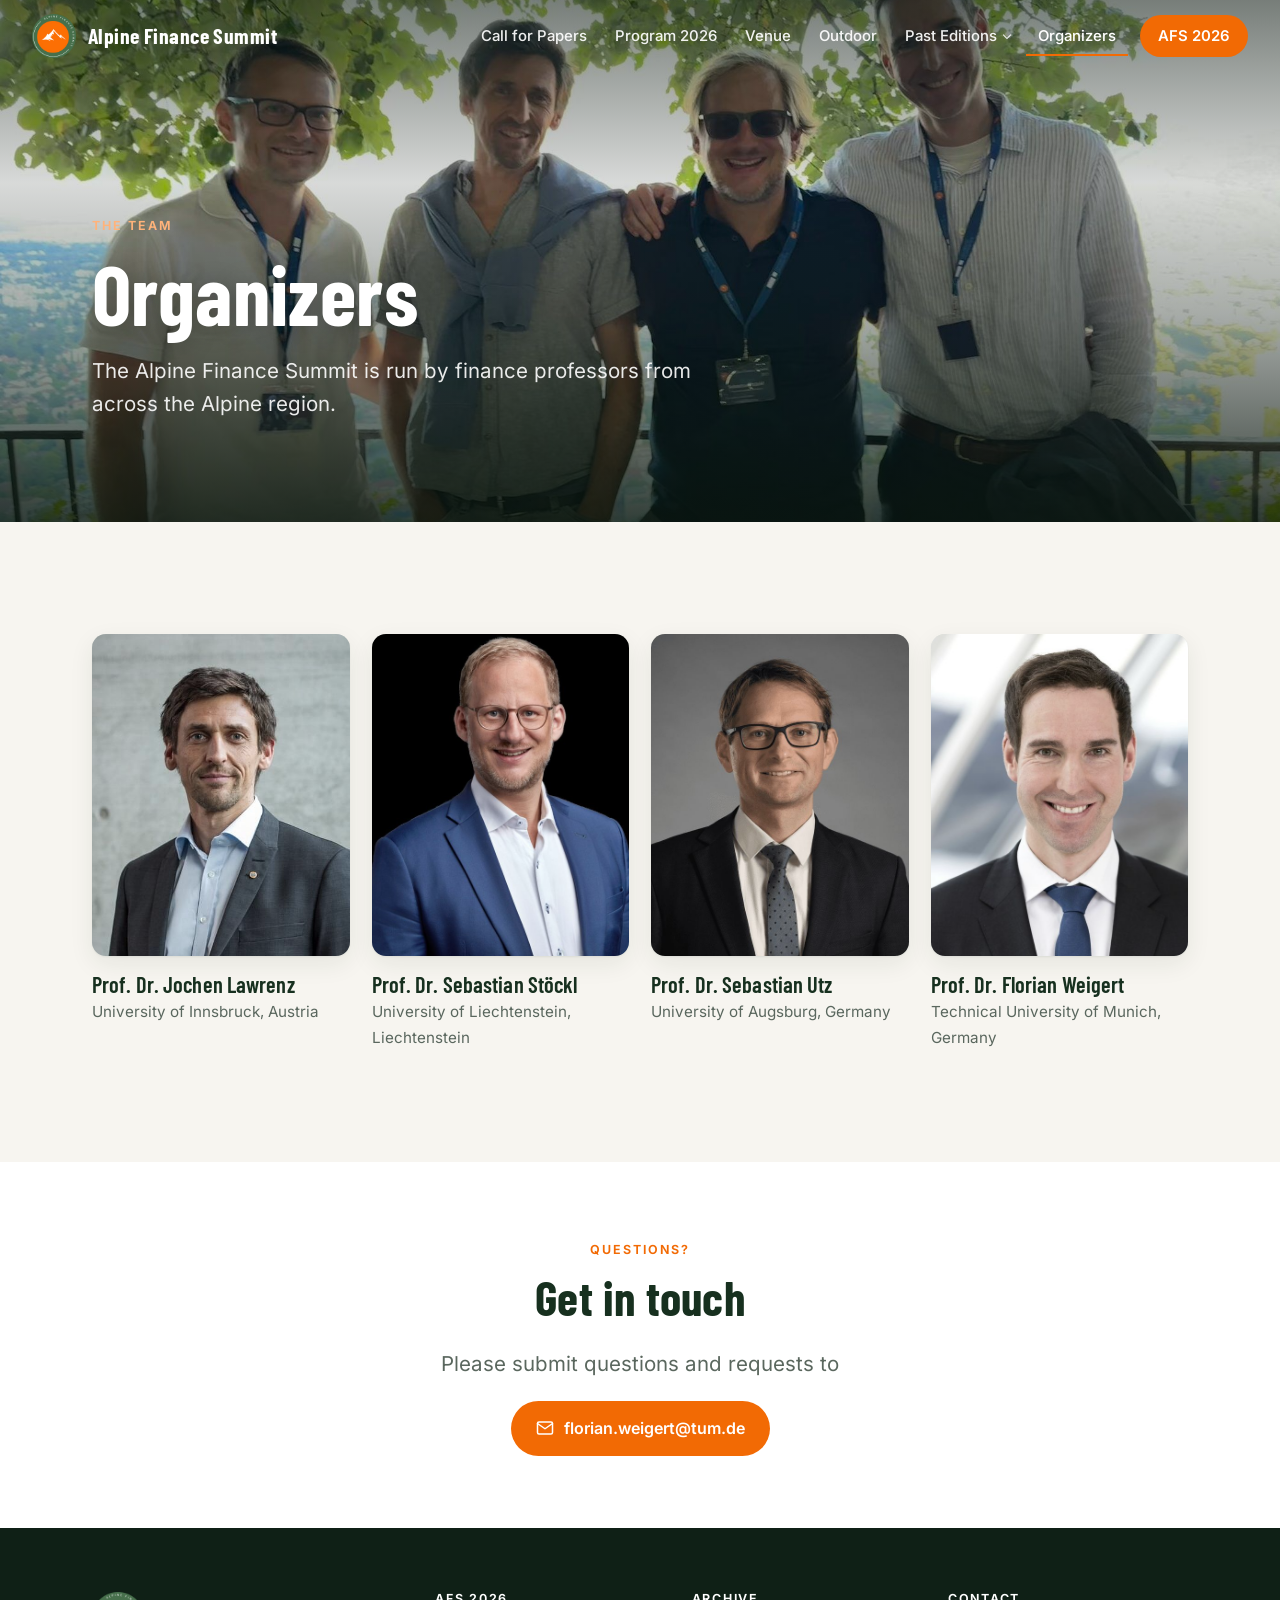
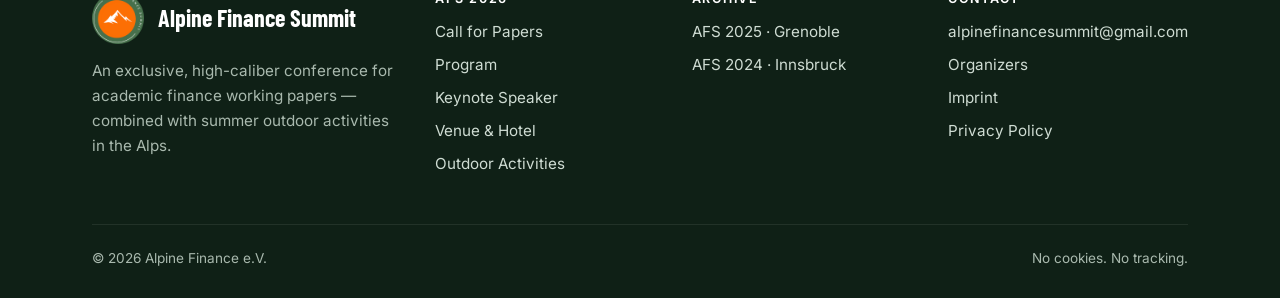
<file: organizers/index.html>
<!doctype html>
<html lang="en">
<head>
<meta charset="utf-8">
<meta name="viewport" content="width=device-width, initial-scale=1">
<title>Organizers | Alpine Finance Summit</title>
<meta name="description" content="Organizers of the Alpine Finance Summit: Jochen Lawrenz, Sebastian Stöckl, Sebastian Utz and Florian Weigert.">
<link rel="canonical" href="https://www.alpinefinancesummit.org/organizers/">
<meta property="og:type" content="website">
<meta property="og:site_name" content="Alpine Finance Summit">
<meta property="og:title" content="Organizers | Alpine Finance Summit">
<meta property="og:description" content="Organizers of the Alpine Finance Summit: Jochen Lawrenz, Sebastian Stöckl, Sebastian Utz and Florian Weigert.">
<meta property="og:image" content="https://www.alpinefinancesummit.org/assets/img/og-image.jpg">
<meta name="twitter:card" content="summary_large_image">
<meta name="theme-color" content="#17301f">
<link rel="icon" type="image/png" href="../assets/img/favicon.png">
<link rel="apple-touch-icon" href="../assets/img/apple-touch-icon.png">
<link rel="preload" href="../assets/fonts/barlow-condensed-latin-700-normal.woff2" as="font" type="font/woff2" crossorigin>
<link rel="stylesheet" href="../assets/css/style.css">
<script src="../assets/js/main.js" defer></script>
</head>
<body>
<a class="skip" href="#main">Skip to content</a>
<header class="site-header">
  <div class="wrap">
    <a class="brand" href="../" aria-label="Alpine Finance Summit — home"><img src="../assets/img/logo.png" alt="" width="44" height="44">Alpine Finance Summit</a>
    <button class="menu-btn" aria-expanded="false" aria-controls="nav" aria-label="Open menu"><svg viewBox="0 0 24 24" fill="none" stroke="currentColor" stroke-width="2" stroke-linecap="round" stroke-linejoin="round" aria-hidden="true"><path d="M4 7h16"/><path d="M4 12h16"/><path d="M4 17h16"/></svg></button>
    <nav id="nav" class="nav" aria-label="Main"><a href="../call-for-papers-submissions/">Call for Papers</a><a href="../program-2026/">Program 2026</a><a href="../venue/">Venue</a><a href="../outdoor-activities/">Outdoor</a><details><summary>Past Editions</summary><div class="menu"><a href="../past-program-2025/">AFS 2025 · Grenoble</a><a href="../past-program-2024/">AFS 2024 · Innsbruck</a></div></details><a href="../organizers/" aria-current="page">Organizers</a><a class="cta" href="../program-2026/">AFS 2026</a></nav>
  </div>
</header>
<main id="main">
<section class="hero page">
  <div class="hero-bg"><img src="../assets/img/hero-organizers.jpg" srcset="../assets/img/hero-organizers-sm.jpg 900w, ../assets/img/hero-organizers.jpg 2000w" sizes="100vw" alt="" fetchpriority="high"></div>
  <div class="wrap">
    <span class="eyebrow">The team</span>
    <h1>Organizers</h1>
    <p class="lead">The Alpine Finance Summit is run by finance professors from across the Alpine region.</p>
    
  </div>
</section>
<section class="section">
  <div class="wrap">
    <div class="grid grid-4">
      <div class="person reveal"><div class="portrait"><img src="../assets/img/lawrenz.jpg" alt="Portrait of Prof. Dr. Jochen Lawrenz" loading="lazy"></div><h3>Prof. Dr. Jochen Lawrenz</h3><div class="aff">University of Innsbruck, Austria</div></div>
      <div class="person reveal"><div class="portrait"><img src="../assets/img/stoeckl.jpg" alt="Portrait of Prof. Dr. Sebastian Stöckl" loading="lazy"></div><h3>Prof. Dr. Sebastian Stöckl</h3><div class="aff">University of Liechtenstein, Liechtenstein</div></div>
      <div class="person reveal"><div class="portrait"><img src="../assets/img/utz.jpg" alt="Portrait of Prof. Dr. Sebastian Utz" loading="lazy"></div><h3>Prof. Dr. Sebastian Utz</h3><div class="aff">University of Augsburg, Germany</div></div>
      <div class="person reveal"><div class="portrait"><img src="../assets/img/weigert.jpg" alt="Portrait of Prof. Dr. Florian Weigert" loading="lazy"></div><h3>Prof. Dr. Florian Weigert</h3><div class="aff">Technical University of Munich, Germany</div></div>
    </div>
  </div>
</section>
<section class="section alt tight">
  <div class="wrap narrow center reveal">
    <span class="eyebrow">Questions?</span>
    <h2>Get in touch</h2>
    <p class="lead">Please submit questions and requests to</p>
    <div class="btns" style="justify-content:center"><a class="btn btn-primary" href="mailto:florian.weigert@tum.de"><svg viewBox="0 0 24 24" fill="none" stroke="currentColor" stroke-width="2" stroke-linecap="round" stroke-linejoin="round" aria-hidden="true"><path d="M22 6l-10 7L2 6"/><rect x="2" y="4" width="20" height="16" rx="2"/></svg> florian.weigert@tum.de</a></div>
  </div>
</section>

</main>
<footer class="site-footer">
  <div class="wrap">
    <div class="foot-grid">
      <div>
        <div class="foot-brand"><img src="../assets/img/logo.png" alt="" width="52" height="52"><span>Alpine Finance Summit</span></div>
        <p>An exclusive, high-caliber conference for academic finance working papers — combined with summer outdoor activities in the Alps.</p>
      </div>
      <div>
        <h4>AFS 2026</h4>
        <ul>
          <li><a href="../call-for-papers-submissions/">Call for Papers</a></li>
          <li><a href="../program-2026/">Program</a></li>
          <li><a href="../program-2026/#keynote">Keynote Speaker</a></li>
          <li><a href="../venue/">Venue &amp; Hotel</a></li>
          <li><a href="../outdoor-activities/">Outdoor Activities</a></li>
        </ul>
      </div>
      <div>
        <h4>Archive</h4>
        <ul>
          <li><a href="../past-program-2025/">AFS 2025 · Grenoble</a></li>
          <li><a href="../past-program-2024/">AFS 2024 · Innsbruck</a></li>
        </ul>
      </div>
      <div>
        <h4>Contact</h4>
        <ul>
          <li><a href="mailto:alpinefinancesummit@gmail.com">alpinefinancesummit@gmail.com</a></li>
          <li><a href="../organizers/">Organizers</a></li>
          <li><a href="../imprint/">Imprint</a></li>
          <li><a href="../privacy-policy/">Privacy Policy</a></li>
        </ul>
      </div>
    </div>
    <div class="foot-bottom"><span>© <span id="year">2026</span> Alpine Finance e.V.</span><span>No cookies. No tracking.</span></div>
  </div>
</footer>
</body>
</html>
</file>
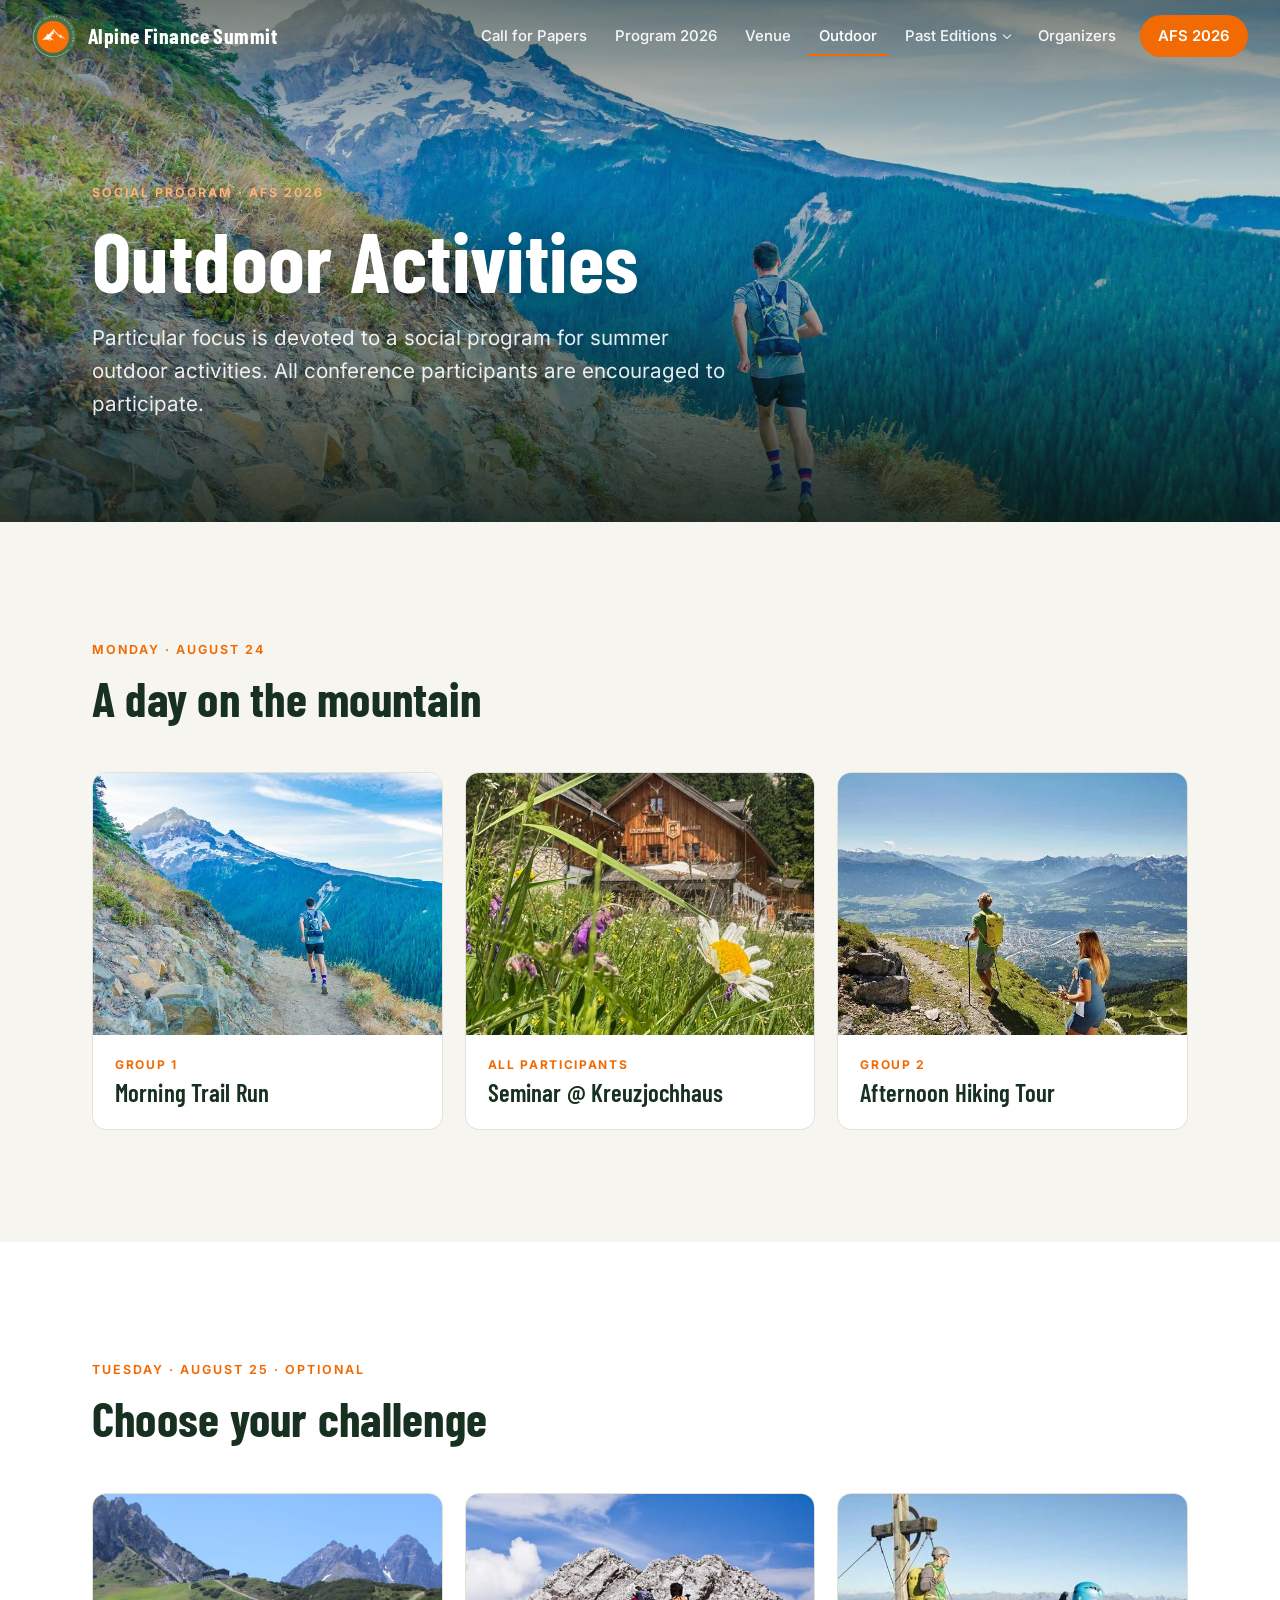
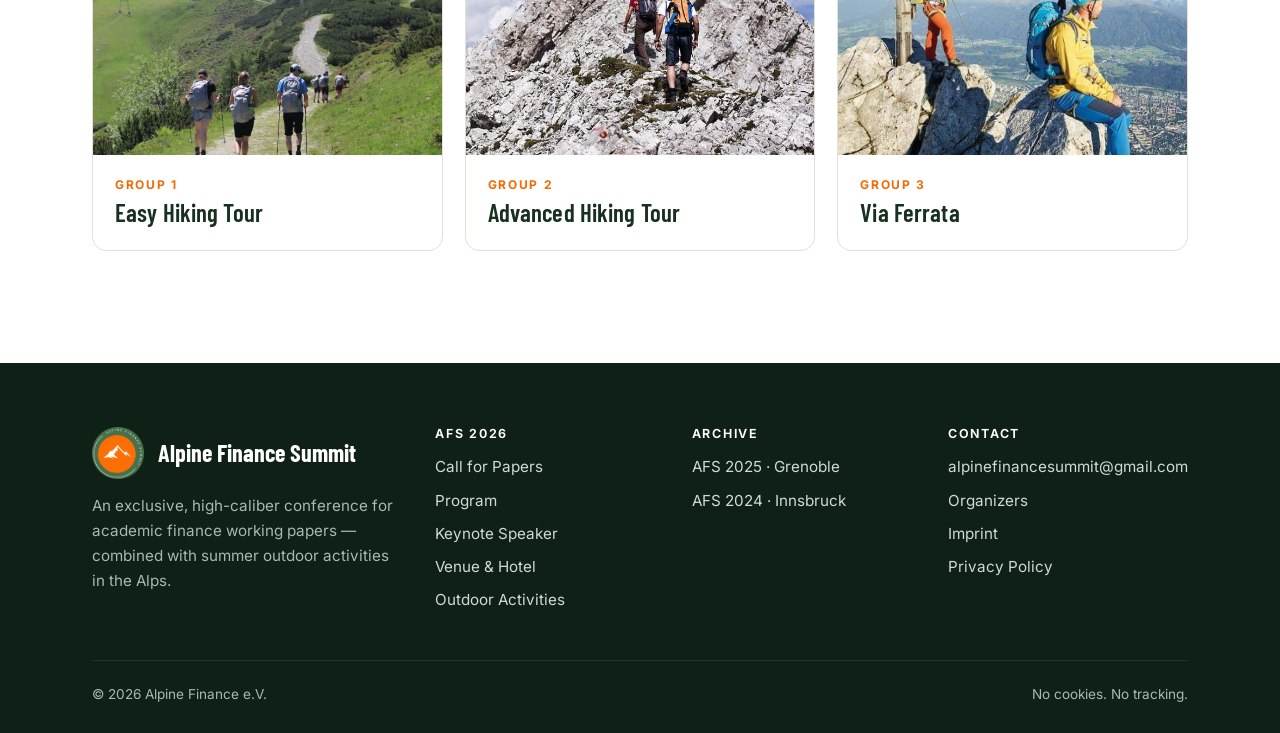
<file: outdoor-activities/index.html>
<!doctype html>
<html lang="en">
<head>
<meta charset="utf-8">
<meta name="viewport" content="width=device-width, initial-scale=1">
<title>Outdoor Activities | Alpine Finance Summit</title>
<meta name="description" content="Social program of the Alpine Finance Summit 2026: trail running, hiking tours, a via ferrata and a seminar at the Kreuzjochhaus.">
<link rel="canonical" href="https://www.alpinefinancesummit.org/outdoor-activities/">
<meta property="og:type" content="website">
<meta property="og:site_name" content="Alpine Finance Summit">
<meta property="og:title" content="Outdoor Activities | Alpine Finance Summit">
<meta property="og:description" content="Social program of the Alpine Finance Summit 2026: trail running, hiking tours, a via ferrata and a seminar at the Kreuzjochhaus.">
<meta property="og:image" content="https://www.alpinefinancesummit.org/assets/img/og-image.jpg">
<meta name="twitter:card" content="summary_large_image">
<meta name="theme-color" content="#17301f">
<link rel="icon" type="image/png" href="../assets/img/favicon.png">
<link rel="apple-touch-icon" href="../assets/img/apple-touch-icon.png">
<link rel="preload" href="../assets/fonts/barlow-condensed-latin-700-normal.woff2" as="font" type="font/woff2" crossorigin>
<link rel="stylesheet" href="../assets/css/style.css">
<script src="../assets/js/main.js" defer></script>
</head>
<body>
<a class="skip" href="#main">Skip to content</a>
<header class="site-header">
  <div class="wrap">
    <a class="brand" href="../" aria-label="Alpine Finance Summit — home"><img src="../assets/img/logo.png" alt="" width="44" height="44">Alpine Finance Summit</a>
    <button class="menu-btn" aria-expanded="false" aria-controls="nav" aria-label="Open menu"><svg viewBox="0 0 24 24" fill="none" stroke="currentColor" stroke-width="2" stroke-linecap="round" stroke-linejoin="round" aria-hidden="true"><path d="M4 7h16"/><path d="M4 12h16"/><path d="M4 17h16"/></svg></button>
    <nav id="nav" class="nav" aria-label="Main"><a href="../call-for-papers-submissions/">Call for Papers</a><a href="../program-2026/">Program 2026</a><a href="../venue/">Venue</a><a href="../outdoor-activities/" aria-current="page">Outdoor</a><details><summary>Past Editions</summary><div class="menu"><a href="../past-program-2025/">AFS 2025 · Grenoble</a><a href="../past-program-2024/">AFS 2024 · Innsbruck</a></div></details><a href="../organizers/">Organizers</a><a class="cta" href="../program-2026/">AFS 2026</a></nav>
  </div>
</header>
<main id="main">
<section class="hero page">
  <div class="hero-bg"><img src="../assets/img/hero-outdoor.jpg" srcset="../assets/img/hero-outdoor-sm.jpg 900w, ../assets/img/hero-outdoor.jpg 2000w" sizes="100vw" alt="" fetchpriority="high"></div>
  <div class="wrap">
    <span class="eyebrow">Social program · AFS 2026</span>
    <h1>Outdoor Activities</h1>
    <p class="lead">Particular focus is devoted to a social program for summer outdoor activities. All conference participants are encouraged to participate.</p>
    
  </div>
</section>
<section class="section">
  <div class="wrap">
    <div class="section-head reveal"><span class="eyebrow">Monday · August 24</span><h2>A day on the mountain</h2></div>
    <div class="grid grid-3">
      <article class="act reveal"><div class="img"><img src="../assets/img/act-trailrun-sm.jpg" alt="Trail runner on a mountain path" loading="lazy"></div><div class="body"><div class="grp">Group 1</div><h3>Morning Trail Run</h3></div></article>
      <article class="act reveal"><div class="img"><img src="../assets/img/act-kreuzjochhaus-sm.jpg" alt="The Kreuzjochhaus mountain hut" loading="lazy"></div><div class="body"><div class="grp">All participants</div><h3>Seminar @ Kreuzjochhaus</h3></div></article>
      <article class="act reveal"><div class="img"><img src="../assets/img/act-hike-sm.jpg" alt="Hikers above an alpine valley" loading="lazy"></div><div class="body"><div class="grp">Group 2</div><h3>Afternoon Hiking Tour</h3></div></article>
    </div>
  </div>
</section>
<section class="section alt">
  <div class="wrap">
    <div class="section-head reveal"><span class="eyebrow">Tuesday · August 25 · optional</span><h2>Choose your challenge</h2></div>
    <div class="grid grid-3">
      <article class="act reveal"><div class="img"><img src="../assets/img/act-easy-sm.jpg" alt="Hikers on a wide alpine trail" loading="lazy"></div><div class="body"><div class="grp">Group 1</div><h3>Easy Hiking Tour</h3></div></article>
      <article class="act reveal"><div class="img"><img src="../assets/img/act-advanced-sm.jpg" alt="Hikers on a rocky ridge" loading="lazy"></div><div class="body"><div class="grp">Group 2</div><h3>Advanced Hiking Tour</h3></div></article>
      <article class="act reveal"><div class="img"><img src="../assets/img/act-ferrata-sm.jpg" alt="Climbers at a summit cross" loading="lazy"></div><div class="body"><div class="grp">Group 3</div><h3>Via Ferrata</h3></div></article>
    </div>
  </div>
</section>

</main>
<footer class="site-footer">
  <div class="wrap">
    <div class="foot-grid">
      <div>
        <div class="foot-brand"><img src="../assets/img/logo.png" alt="" width="52" height="52"><span>Alpine Finance Summit</span></div>
        <p>An exclusive, high-caliber conference for academic finance working papers — combined with summer outdoor activities in the Alps.</p>
      </div>
      <div>
        <h4>AFS 2026</h4>
        <ul>
          <li><a href="../call-for-papers-submissions/">Call for Papers</a></li>
          <li><a href="../program-2026/">Program</a></li>
          <li><a href="../program-2026/#keynote">Keynote Speaker</a></li>
          <li><a href="../venue/">Venue &amp; Hotel</a></li>
          <li><a href="../outdoor-activities/">Outdoor Activities</a></li>
        </ul>
      </div>
      <div>
        <h4>Archive</h4>
        <ul>
          <li><a href="../past-program-2025/">AFS 2025 · Grenoble</a></li>
          <li><a href="../past-program-2024/">AFS 2024 · Innsbruck</a></li>
        </ul>
      </div>
      <div>
        <h4>Contact</h4>
        <ul>
          <li><a href="mailto:alpinefinancesummit@gmail.com">alpinefinancesummit@gmail.com</a></li>
          <li><a href="../organizers/">Organizers</a></li>
          <li><a href="../imprint/">Imprint</a></li>
          <li><a href="../privacy-policy/">Privacy Policy</a></li>
        </ul>
      </div>
    </div>
    <div class="foot-bottom"><span>© <span id="year">2026</span> Alpine Finance e.V.</span><span>No cookies. No tracking.</span></div>
  </div>
</footer>
</body>
</html>
</file>
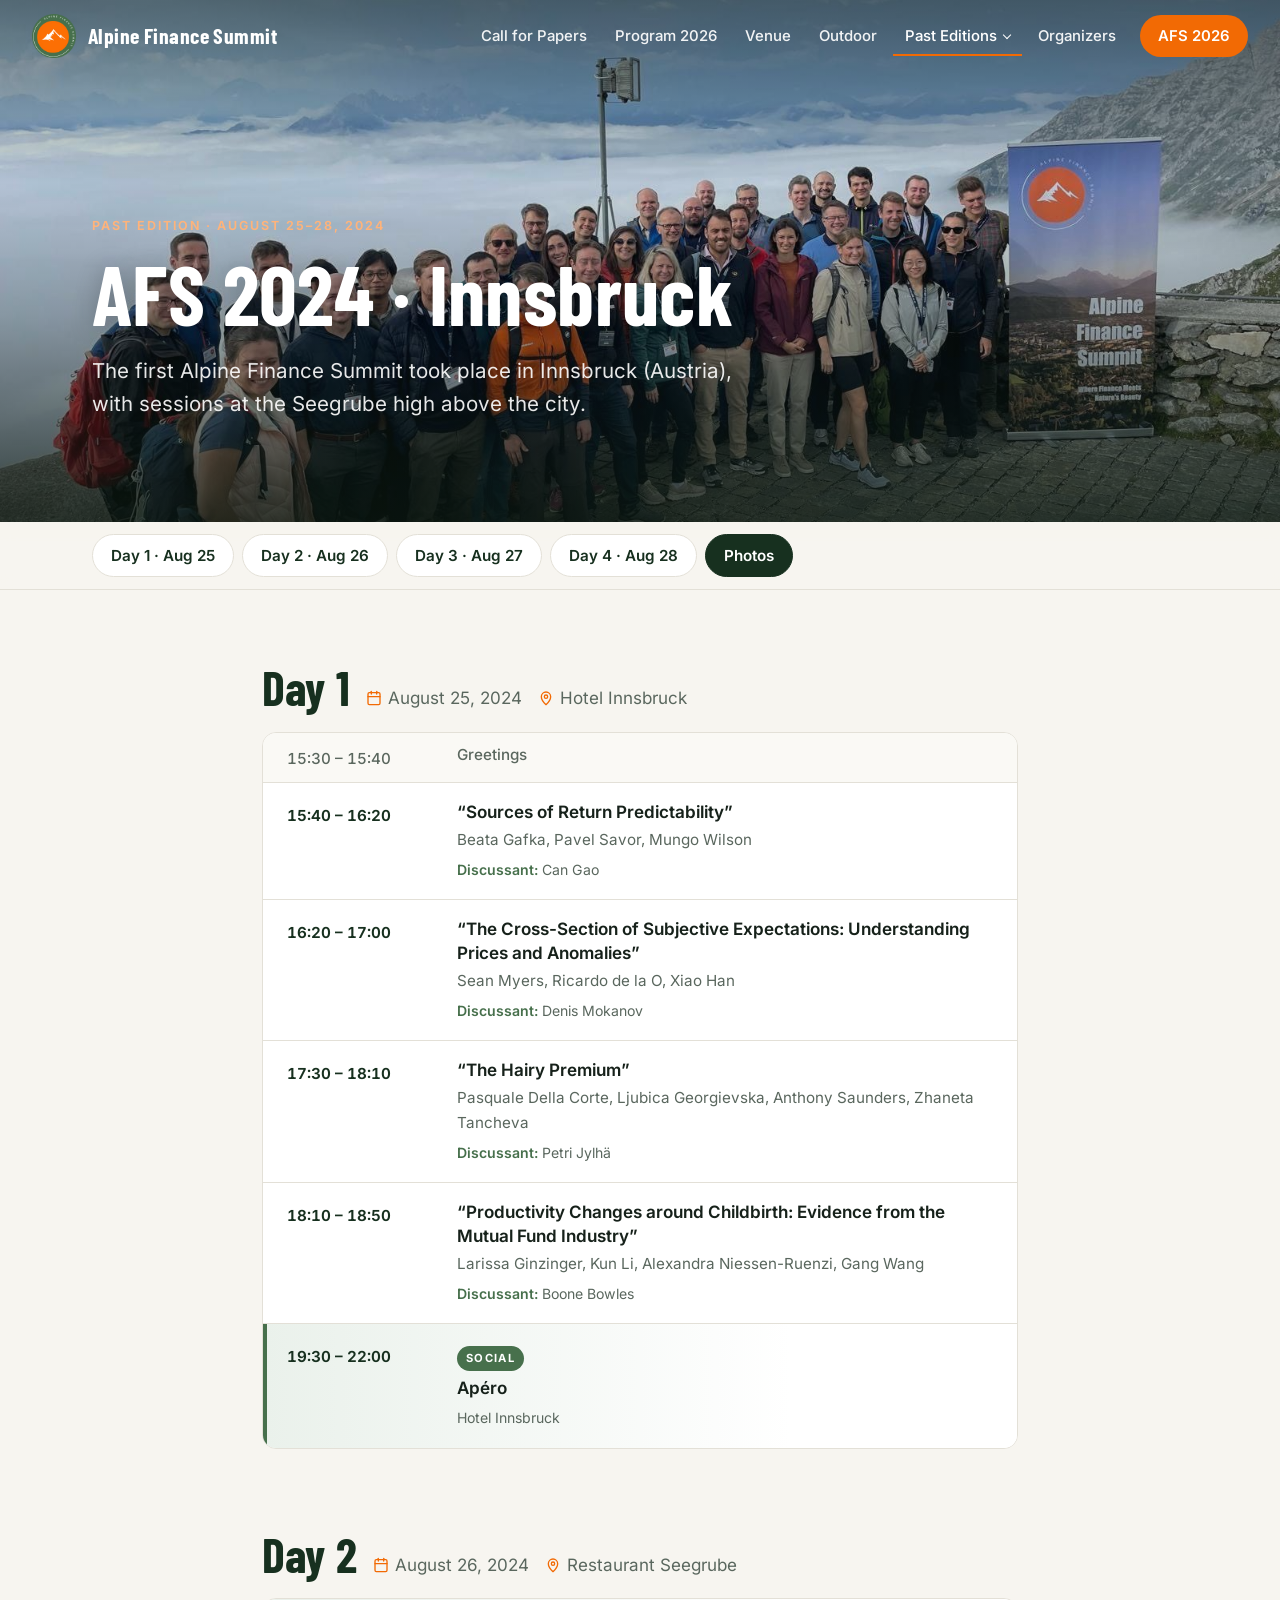
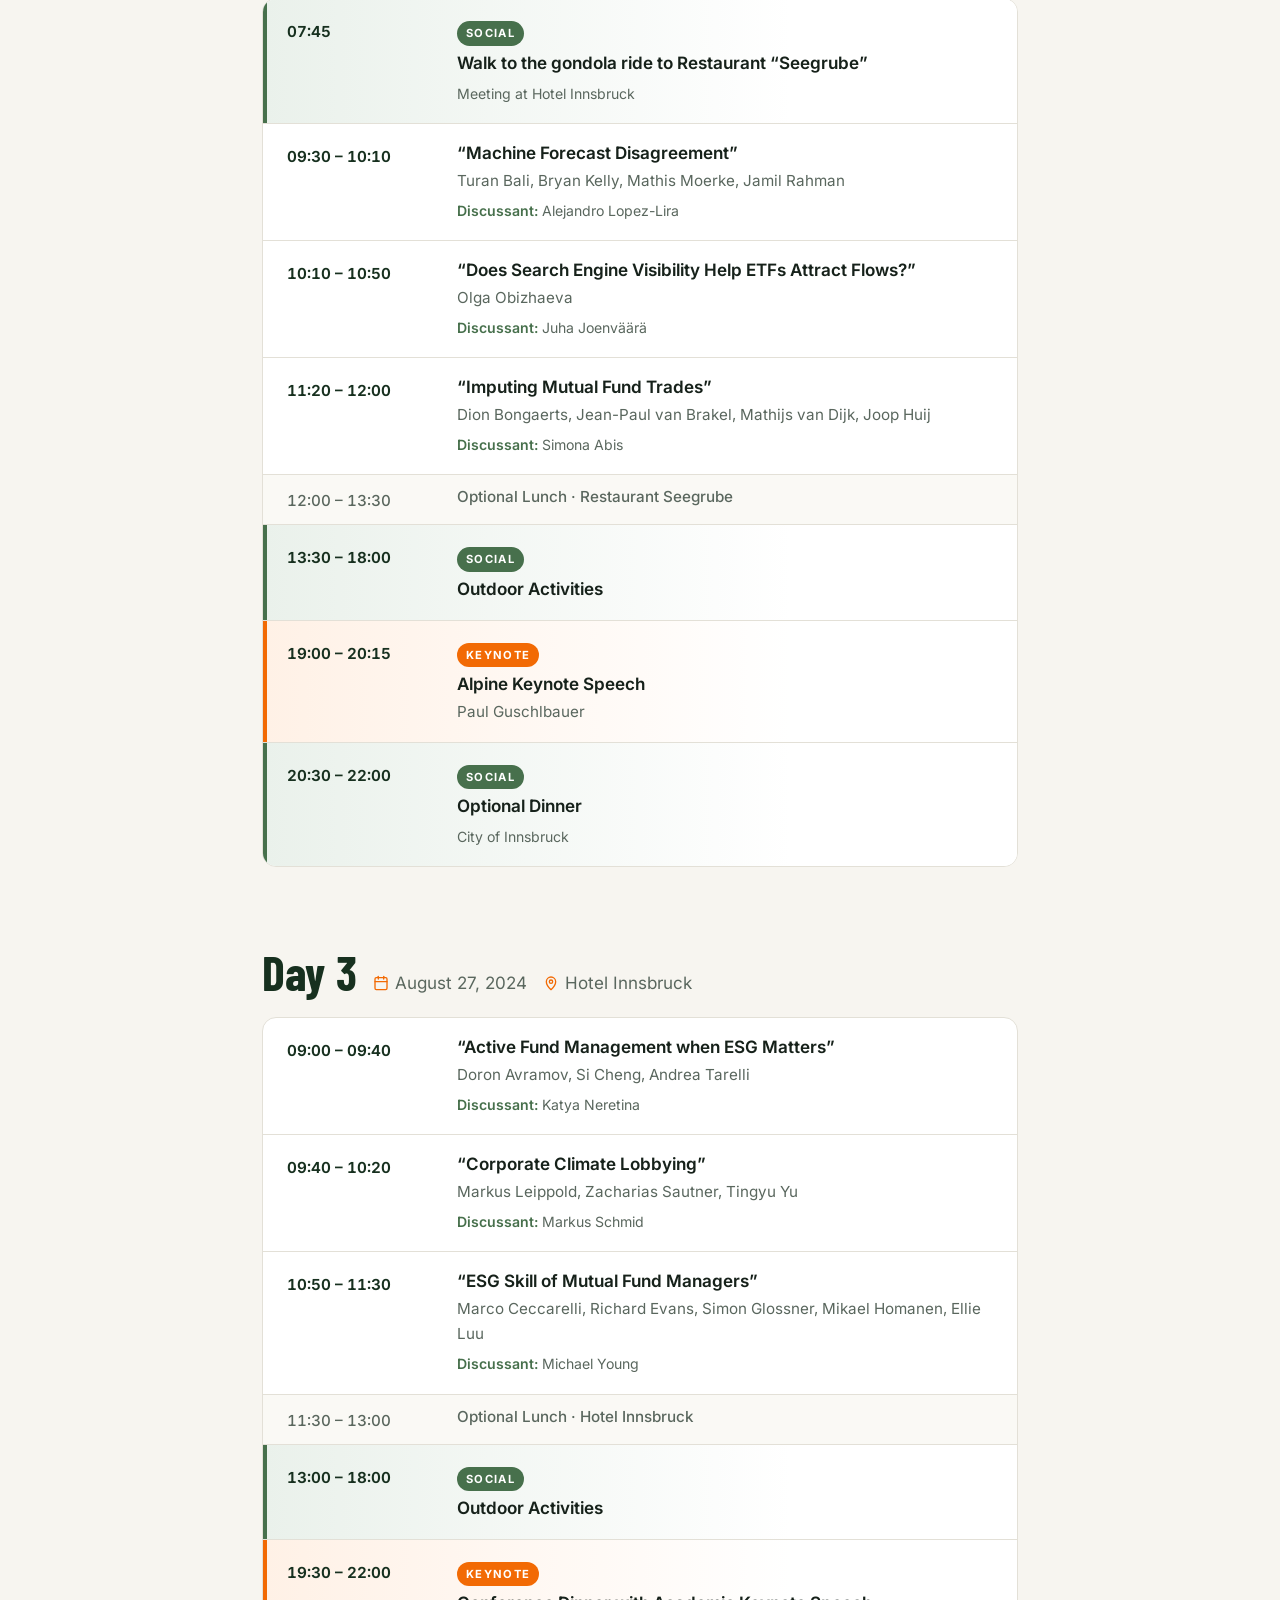
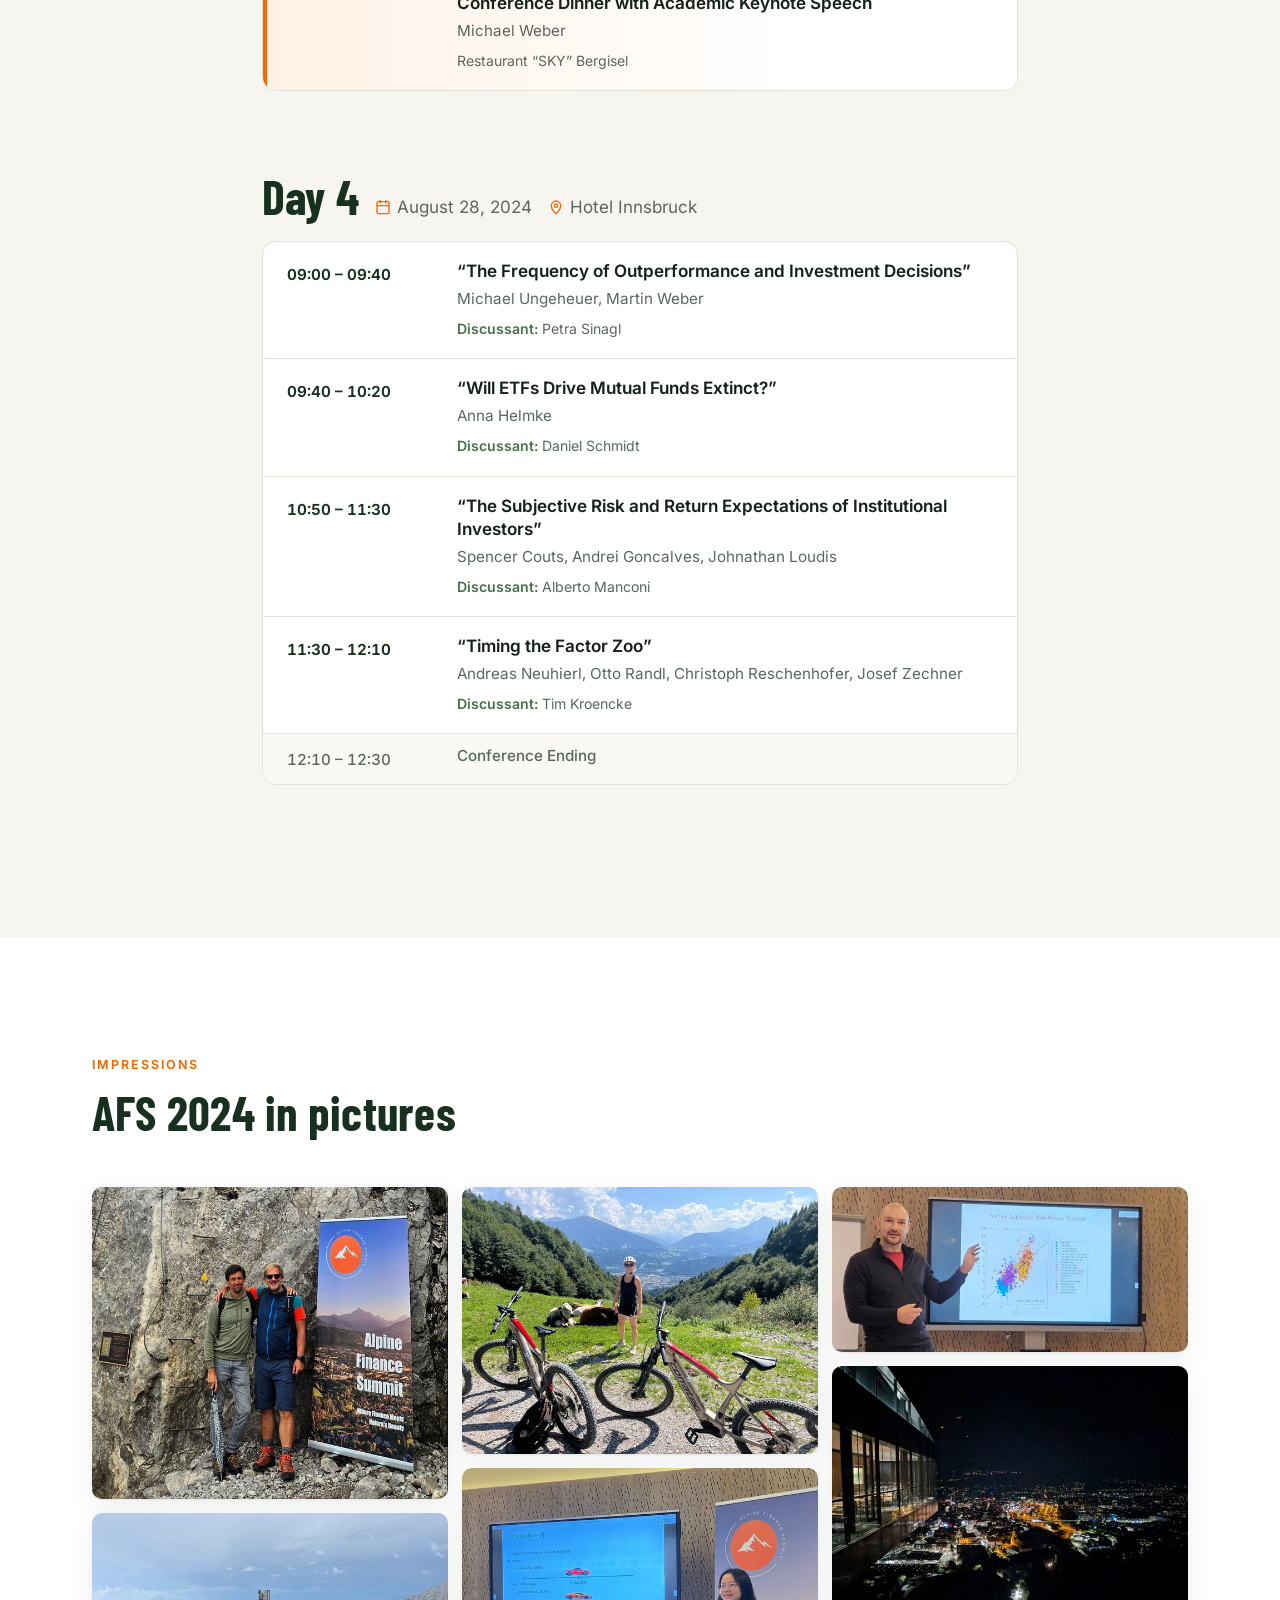
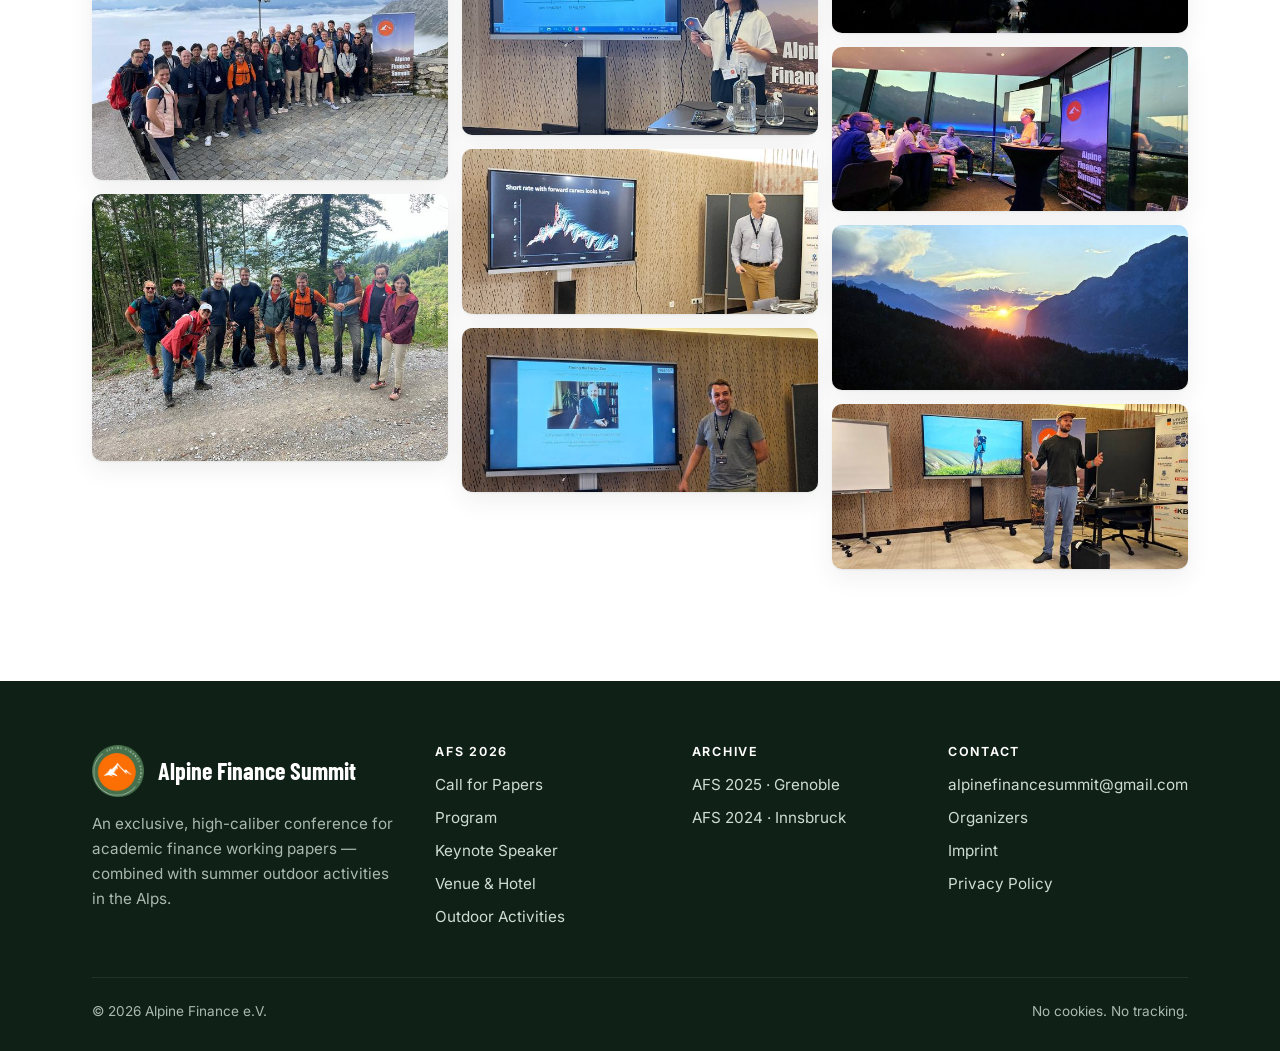
<file: past-program-2024/index.html>
<!doctype html>
<html lang="en">
<head>
<meta charset="utf-8">
<meta name="viewport" content="width=device-width, initial-scale=1">
<title>Past Program 2024 | Alpine Finance Summit</title>
<meta name="description" content="Program and photos of the first Alpine Finance Summit 2024 in Innsbruck, Austria (August 25–28, 2024).">
<link rel="canonical" href="https://www.alpinefinancesummit.org/past-program-2024/">
<meta property="og:type" content="website">
<meta property="og:site_name" content="Alpine Finance Summit">
<meta property="og:title" content="Past Program 2024 | Alpine Finance Summit">
<meta property="og:description" content="Program and photos of the first Alpine Finance Summit 2024 in Innsbruck, Austria (August 25–28, 2024).">
<meta property="og:image" content="https://www.alpinefinancesummit.org/assets/img/og-image.jpg">
<meta name="twitter:card" content="summary_large_image">
<meta name="theme-color" content="#17301f">
<link rel="icon" type="image/png" href="../assets/img/favicon.png">
<link rel="apple-touch-icon" href="../assets/img/apple-touch-icon.png">
<link rel="preload" href="../assets/fonts/barlow-condensed-latin-700-normal.woff2" as="font" type="font/woff2" crossorigin>
<link rel="stylesheet" href="../assets/css/style.css">
<script src="../assets/js/main.js" defer></script>
</head>
<body>
<a class="skip" href="#main">Skip to content</a>
<header class="site-header">
  <div class="wrap">
    <a class="brand" href="../" aria-label="Alpine Finance Summit — home"><img src="../assets/img/logo.png" alt="" width="44" height="44">Alpine Finance Summit</a>
    <button class="menu-btn" aria-expanded="false" aria-controls="nav" aria-label="Open menu"><svg viewBox="0 0 24 24" fill="none" stroke="currentColor" stroke-width="2" stroke-linecap="round" stroke-linejoin="round" aria-hidden="true"><path d="M4 7h16"/><path d="M4 12h16"/><path d="M4 17h16"/></svg></button>
    <nav id="nav" class="nav" aria-label="Main"><a href="../call-for-papers-submissions/">Call for Papers</a><a href="../program-2026/">Program 2026</a><a href="../venue/">Venue</a><a href="../outdoor-activities/">Outdoor</a><details class="has-current"><summary>Past Editions</summary><div class="menu"><a href="../past-program-2025/">AFS 2025 · Grenoble</a><a href="../past-program-2024/" aria-current="page">AFS 2024 · Innsbruck</a></div></details><a href="../organizers/">Organizers</a><a class="cta" href="../program-2026/">AFS 2026</a></nav>
  </div>
</header>
<main id="main">
<section class="hero page">
  <div class="hero-bg"><img src="../assets/img/hero-2024.jpg" srcset="../assets/img/hero-2024-sm.jpg 900w, ../assets/img/hero-2024.jpg 2000w" sizes="100vw" alt="" fetchpriority="high"></div>
  <div class="wrap">
    <span class="eyebrow">Past edition · August 25–28, 2024</span>
    <h1>AFS 2024 · Innsbruck</h1>
    <p class="lead">The first Alpine Finance Summit took place in Innsbruck (Austria), with sessions at the Seegrube high above the city.</p>
    
  </div>
</section><nav class="day-nav" aria-label="Program days"><div class="wrap"><a href="#day1">Day 1 · Aug 25</a><a href="#day2">Day 2 · Aug 26</a><a href="#day3">Day 3 · Aug 27</a><a href="#day4">Day 4 · Aug 28</a><a href="#photos">Photos</a></div></nav>
<section class="section tight">
  <div class="wrap narrow">
    <div class="day" id="day1">
  <div class="day-head"><h2>Day 1</h2><span class="where"><svg viewBox="0 0 24 24" fill="none" stroke="currentColor" stroke-width="2" stroke-linecap="round" stroke-linejoin="round" aria-hidden="true"><path d="M8 2v4"/><path d="M16 2v4"/><path d="M3 10h18"/><rect x="3" y="4" width="18" height="18" rx="2"/></svg> August 25, 2024</span><span class="where"><svg viewBox="0 0 24 24" fill="none" stroke="currentColor" stroke-width="2" stroke-linecap="round" stroke-linejoin="round" aria-hidden="true"><path d="M12 22s7-6.5 7-12a7 7 0 1 0-14 0c0 5.5 7 12 7 12z"/><circle cx="12" cy="10" r="2.5"/></svg> Hotel Innsbruck</span></div>
  <ol class="sched"><li class="slot brk"><div class="time">15:30 – 15:40</div><div><div class="title">Greetings</div></div></li><li class="slot"><div class="time">15:40 – 16:20</div><div><div class="title">“Sources of Return Predictability”</div><div class="authors">Beata Gafka, Pavel Savor, Mungo Wilson</div><div class="disc"><b>Discussant:</b> Can Gao</div></div></li><li class="slot"><div class="time">16:20 – 17:00</div><div><div class="title">“The Cross-Section of Subjective Expectations: Understanding Prices and Anomalies”</div><div class="authors">Sean Myers, Ricardo de la O, Xiao Han</div><div class="disc"><b>Discussant:</b> Denis Mokanov</div></div></li><li class="slot"><div class="time">17:30 – 18:10</div><div><div class="title">“The Hairy Premium”</div><div class="authors">Pasquale Della Corte, Ljubica Georgievska, Anthony Saunders, Zhaneta Tancheva</div><div class="disc"><b>Discussant:</b> Petri Jylhä</div></div></li><li class="slot"><div class="time">18:10 – 18:50</div><div><div class="title">“Productivity Changes around Childbirth: Evidence from the Mutual Fund Industry”</div><div class="authors">Larissa Ginzinger, Kun Li, Alexandra Niessen-Ruenzi, Gang Wang</div><div class="disc"><b>Discussant:</b> Boone Bowles</div></div></li><li class="slot social"><div class="time">19:30 – 22:00</div><div><span class="badge green">Social</span><br><div class="title">Apéro</div><div class="disc">Hotel Innsbruck</div></div></li></ol>
</div>
    <div class="day" id="day2">
  <div class="day-head"><h2>Day 2</h2><span class="where"><svg viewBox="0 0 24 24" fill="none" stroke="currentColor" stroke-width="2" stroke-linecap="round" stroke-linejoin="round" aria-hidden="true"><path d="M8 2v4"/><path d="M16 2v4"/><path d="M3 10h18"/><rect x="3" y="4" width="18" height="18" rx="2"/></svg> August 26, 2024</span><span class="where"><svg viewBox="0 0 24 24" fill="none" stroke="currentColor" stroke-width="2" stroke-linecap="round" stroke-linejoin="round" aria-hidden="true"><path d="M12 22s7-6.5 7-12a7 7 0 1 0-14 0c0 5.5 7 12 7 12z"/><circle cx="12" cy="10" r="2.5"/></svg> Restaurant Seegrube</span></div>
  <ol class="sched"><li class="slot social"><div class="time">07:45</div><div><span class="badge green">Social</span><br><div class="title">Walk to the gondola ride to Restaurant “Seegrube”</div><div class="disc">Meeting at Hotel Innsbruck</div></div></li><li class="slot"><div class="time">09:30 – 10:10</div><div><div class="title">“Machine Forecast Disagreement”</div><div class="authors">Turan Bali, Bryan Kelly, Mathis Moerke, Jamil Rahman</div><div class="disc"><b>Discussant:</b> Alejandro Lopez-Lira</div></div></li><li class="slot"><div class="time">10:10 – 10:50</div><div><div class="title">“Does Search Engine Visibility Help ETFs Attract Flows?”</div><div class="authors">Olga Obizhaeva</div><div class="disc"><b>Discussant:</b> Juha Joenväärä</div></div></li><li class="slot"><div class="time">11:20 – 12:00</div><div><div class="title">“Imputing Mutual Fund Trades”</div><div class="authors">Dion Bongaerts, Jean-Paul van Brakel, Mathijs van Dijk, Joop Huij</div><div class="disc"><b>Discussant:</b> Simona Abis</div></div></li><li class="slot brk"><div class="time">12:00 – 13:30</div><div><div class="title">Optional Lunch · Restaurant Seegrube</div></div></li><li class="slot social"><div class="time">13:30 – 18:00</div><div><span class="badge green">Social</span><br><div class="title">Outdoor Activities</div></div></li><li class="slot key"><div class="time">19:00 – 20:15</div><div><span class="badge">Keynote</span><br><div class="title">Alpine Keynote Speech</div><div class="authors">Paul Guschlbauer</div></div></li><li class="slot social"><div class="time">20:30 – 22:00</div><div><span class="badge green">Social</span><br><div class="title">Optional Dinner</div><div class="disc">City of Innsbruck</div></div></li></ol>
</div>
    <div class="day" id="day3">
  <div class="day-head"><h2>Day 3</h2><span class="where"><svg viewBox="0 0 24 24" fill="none" stroke="currentColor" stroke-width="2" stroke-linecap="round" stroke-linejoin="round" aria-hidden="true"><path d="M8 2v4"/><path d="M16 2v4"/><path d="M3 10h18"/><rect x="3" y="4" width="18" height="18" rx="2"/></svg> August 27, 2024</span><span class="where"><svg viewBox="0 0 24 24" fill="none" stroke="currentColor" stroke-width="2" stroke-linecap="round" stroke-linejoin="round" aria-hidden="true"><path d="M12 22s7-6.5 7-12a7 7 0 1 0-14 0c0 5.5 7 12 7 12z"/><circle cx="12" cy="10" r="2.5"/></svg> Hotel Innsbruck</span></div>
  <ol class="sched"><li class="slot"><div class="time">09:00 – 09:40</div><div><div class="title">“Active Fund Management when ESG Matters”</div><div class="authors">Doron Avramov, Si Cheng, Andrea Tarelli</div><div class="disc"><b>Discussant:</b> Katya Neretina</div></div></li><li class="slot"><div class="time">09:40 – 10:20</div><div><div class="title">“Corporate Climate Lobbying”</div><div class="authors">Markus Leippold, Zacharias Sautner, Tingyu Yu</div><div class="disc"><b>Discussant:</b> Markus Schmid</div></div></li><li class="slot"><div class="time">10:50 – 11:30</div><div><div class="title">“ESG Skill of Mutual Fund Managers”</div><div class="authors">Marco Ceccarelli, Richard Evans, Simon Glossner, Mikael Homanen, Ellie Luu</div><div class="disc"><b>Discussant:</b> Michael Young</div></div></li><li class="slot brk"><div class="time">11:30 – 13:00</div><div><div class="title">Optional Lunch · Hotel Innsbruck</div></div></li><li class="slot social"><div class="time">13:00 – 18:00</div><div><span class="badge green">Social</span><br><div class="title">Outdoor Activities</div></div></li><li class="slot key"><div class="time">19:30 – 22:00</div><div><span class="badge">Keynote</span><br><div class="title">Conference Dinner with Academic Keynote Speech</div><div class="authors">Michael Weber</div><div class="disc">Restaurant “SKY” Bergisel</div></div></li></ol>
</div>
    <div class="day" id="day4">
  <div class="day-head"><h2>Day 4</h2><span class="where"><svg viewBox="0 0 24 24" fill="none" stroke="currentColor" stroke-width="2" stroke-linecap="round" stroke-linejoin="round" aria-hidden="true"><path d="M8 2v4"/><path d="M16 2v4"/><path d="M3 10h18"/><rect x="3" y="4" width="18" height="18" rx="2"/></svg> August 28, 2024</span><span class="where"><svg viewBox="0 0 24 24" fill="none" stroke="currentColor" stroke-width="2" stroke-linecap="round" stroke-linejoin="round" aria-hidden="true"><path d="M12 22s7-6.5 7-12a7 7 0 1 0-14 0c0 5.5 7 12 7 12z"/><circle cx="12" cy="10" r="2.5"/></svg> Hotel Innsbruck</span></div>
  <ol class="sched"><li class="slot"><div class="time">09:00 – 09:40</div><div><div class="title">“The Frequency of Outperformance and Investment Decisions”</div><div class="authors">Michael Ungeheuer, Martin Weber</div><div class="disc"><b>Discussant:</b> Petra Sinagl</div></div></li><li class="slot"><div class="time">09:40 – 10:20</div><div><div class="title">“Will ETFs Drive Mutual Funds Extinct?”</div><div class="authors">Anna Helmke</div><div class="disc"><b>Discussant:</b> Daniel Schmidt</div></div></li><li class="slot"><div class="time">10:50 – 11:30</div><div><div class="title">“The Subjective Risk and Return Expectations of Institutional Investors”</div><div class="authors">Spencer Couts, Andrei Goncalves, Johnathan Loudis</div><div class="disc"><b>Discussant:</b> Alberto Manconi</div></div></li><li class="slot"><div class="time">11:30 – 12:10</div><div><div class="title">“Timing the Factor Zoo”</div><div class="authors">Andreas Neuhierl, Otto Randl, Christoph Reschenhofer, Josef Zechner</div><div class="disc"><b>Discussant:</b> Tim Kroencke</div></div></li><li class="slot brk"><div class="time">12:10 – 12:30</div><div><div class="title">Conference Ending</div></div></li></ol>
</div>
  </div>
</section>
<section class="section alt" id="photos">
  <div class="wrap">
    <div class="section-head"><span class="eyebrow">Impressions</span><h2>AFS 2024 in pictures</h2></div>
    <div class="gallery"><a href="../assets/img/gallery-2024/01.jpg"><img src="../assets/img/gallery-2024/01-sm.jpg" alt="AFS 2024 in Innsbruck — photo 1" loading="lazy"></a><a href="../assets/img/gallery-2024/02.jpg"><img src="../assets/img/gallery-2024/02-sm.jpg" alt="AFS 2024 in Innsbruck — photo 2" loading="lazy"></a><a href="../assets/img/gallery-2024/03.jpg"><img src="../assets/img/gallery-2024/03-sm.jpg" alt="AFS 2024 in Innsbruck — photo 3" loading="lazy"></a><a href="../assets/img/gallery-2024/04.jpg"><img src="../assets/img/gallery-2024/04-sm.jpg" alt="AFS 2024 in Innsbruck — photo 4" loading="lazy"></a><a href="../assets/img/gallery-2024/05.jpg"><img src="../assets/img/gallery-2024/05-sm.jpg" alt="AFS 2024 in Innsbruck — photo 5" loading="lazy"></a><a href="../assets/img/gallery-2024/06.jpg"><img src="../assets/img/gallery-2024/06-sm.jpg" alt="AFS 2024 in Innsbruck — photo 6" loading="lazy"></a><a href="../assets/img/gallery-2024/07.jpg"><img src="../assets/img/gallery-2024/07-sm.jpg" alt="AFS 2024 in Innsbruck — photo 7" loading="lazy"></a><a href="../assets/img/gallery-2024/08.jpg"><img src="../assets/img/gallery-2024/08-sm.jpg" alt="AFS 2024 in Innsbruck — photo 8" loading="lazy"></a><a href="../assets/img/gallery-2024/09.jpg"><img src="../assets/img/gallery-2024/09-sm.jpg" alt="AFS 2024 in Innsbruck — photo 9" loading="lazy"></a><a href="../assets/img/gallery-2024/10.jpg"><img src="../assets/img/gallery-2024/10-sm.jpg" alt="AFS 2024 in Innsbruck — photo 10" loading="lazy"></a><a href="../assets/img/gallery-2024/11.jpg"><img src="../assets/img/gallery-2024/11-sm.jpg" alt="AFS 2024 in Innsbruck — photo 11" loading="lazy"></a><a href="../assets/img/gallery-2024/12.jpg"><img src="../assets/img/gallery-2024/12-sm.jpg" alt="AFS 2024 in Innsbruck — photo 12" loading="lazy"></a></div>
  </div>
</section>

</main>
<footer class="site-footer">
  <div class="wrap">
    <div class="foot-grid">
      <div>
        <div class="foot-brand"><img src="../assets/img/logo.png" alt="" width="52" height="52"><span>Alpine Finance Summit</span></div>
        <p>An exclusive, high-caliber conference for academic finance working papers — combined with summer outdoor activities in the Alps.</p>
      </div>
      <div>
        <h4>AFS 2026</h4>
        <ul>
          <li><a href="../call-for-papers-submissions/">Call for Papers</a></li>
          <li><a href="../program-2026/">Program</a></li>
          <li><a href="../program-2026/#keynote">Keynote Speaker</a></li>
          <li><a href="../venue/">Venue &amp; Hotel</a></li>
          <li><a href="../outdoor-activities/">Outdoor Activities</a></li>
        </ul>
      </div>
      <div>
        <h4>Archive</h4>
        <ul>
          <li><a href="../past-program-2025/">AFS 2025 · Grenoble</a></li>
          <li><a href="../past-program-2024/">AFS 2024 · Innsbruck</a></li>
        </ul>
      </div>
      <div>
        <h4>Contact</h4>
        <ul>
          <li><a href="mailto:alpinefinancesummit@gmail.com">alpinefinancesummit@gmail.com</a></li>
          <li><a href="../organizers/">Organizers</a></li>
          <li><a href="../imprint/">Imprint</a></li>
          <li><a href="../privacy-policy/">Privacy Policy</a></li>
        </ul>
      </div>
    </div>
    <div class="foot-bottom"><span>© <span id="year">2026</span> Alpine Finance e.V.</span><span>No cookies. No tracking.</span></div>
  </div>
</footer>
</body>
</html>
</file>
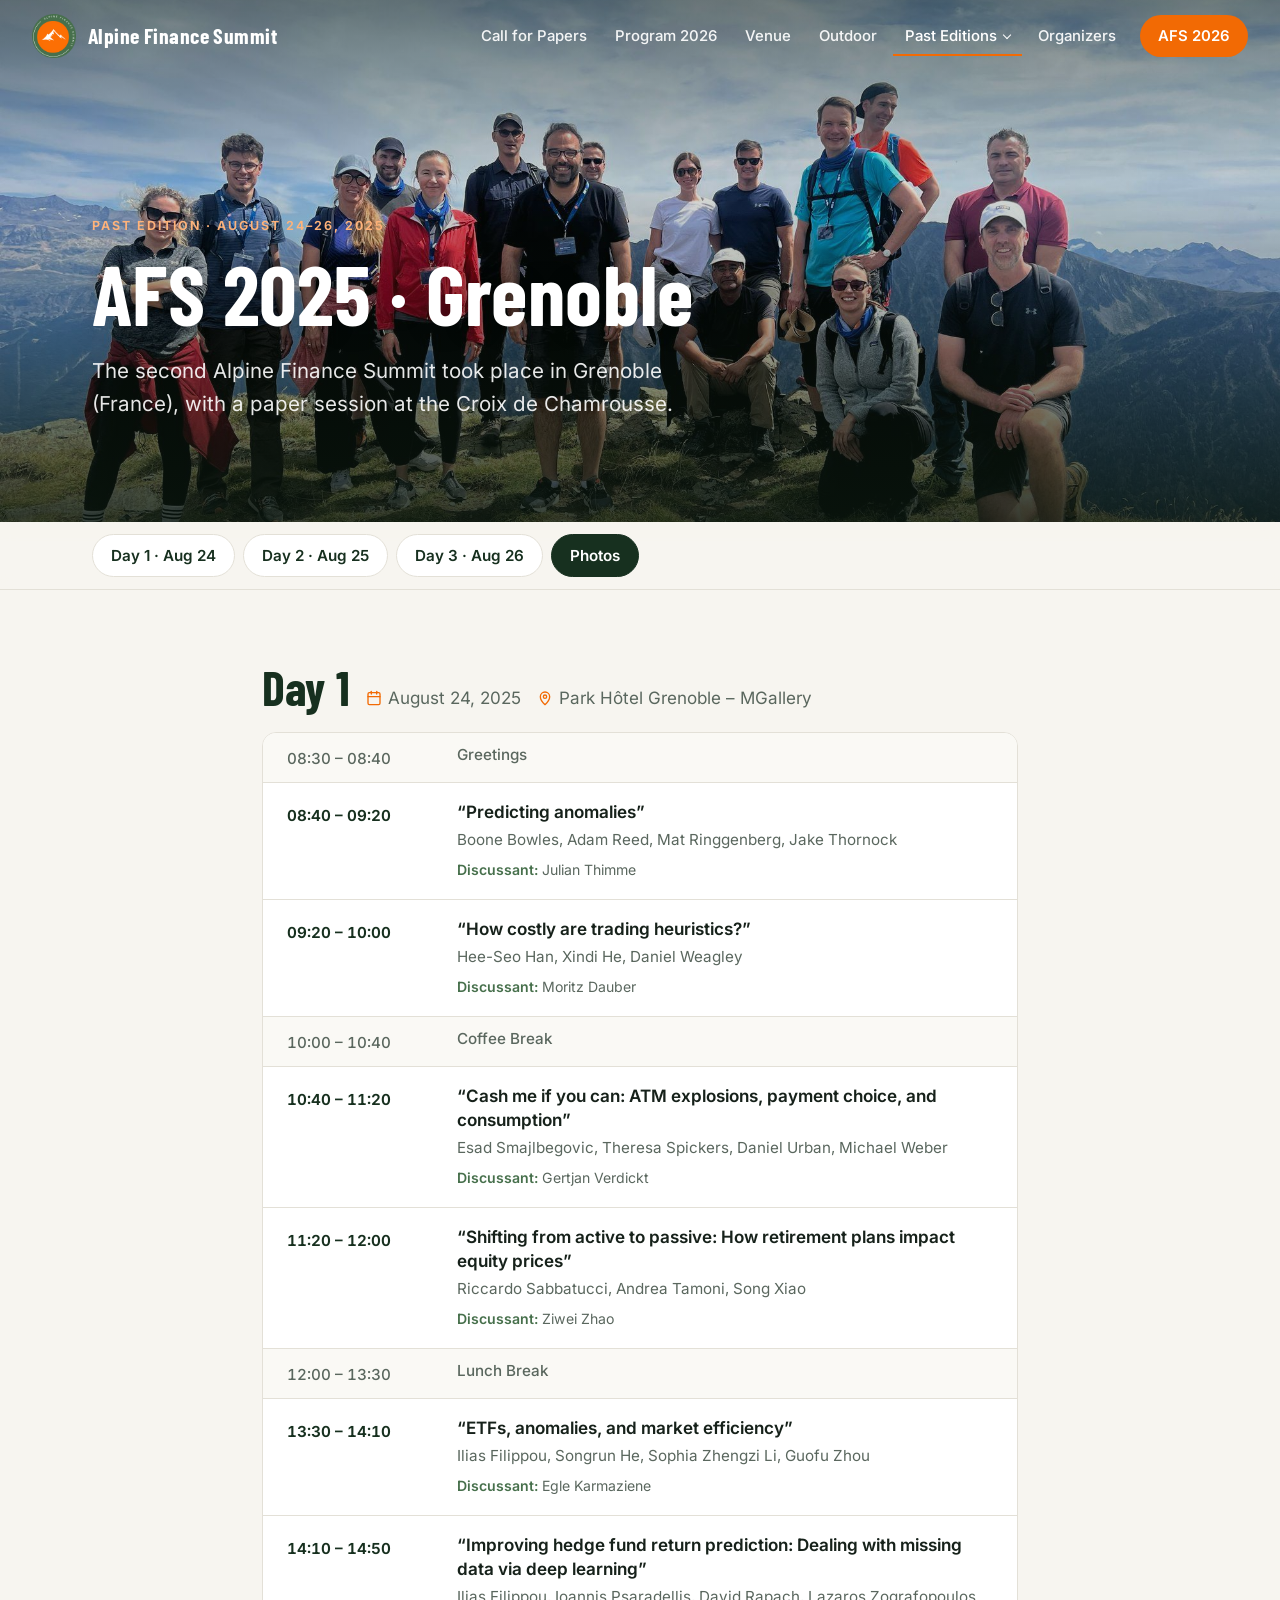
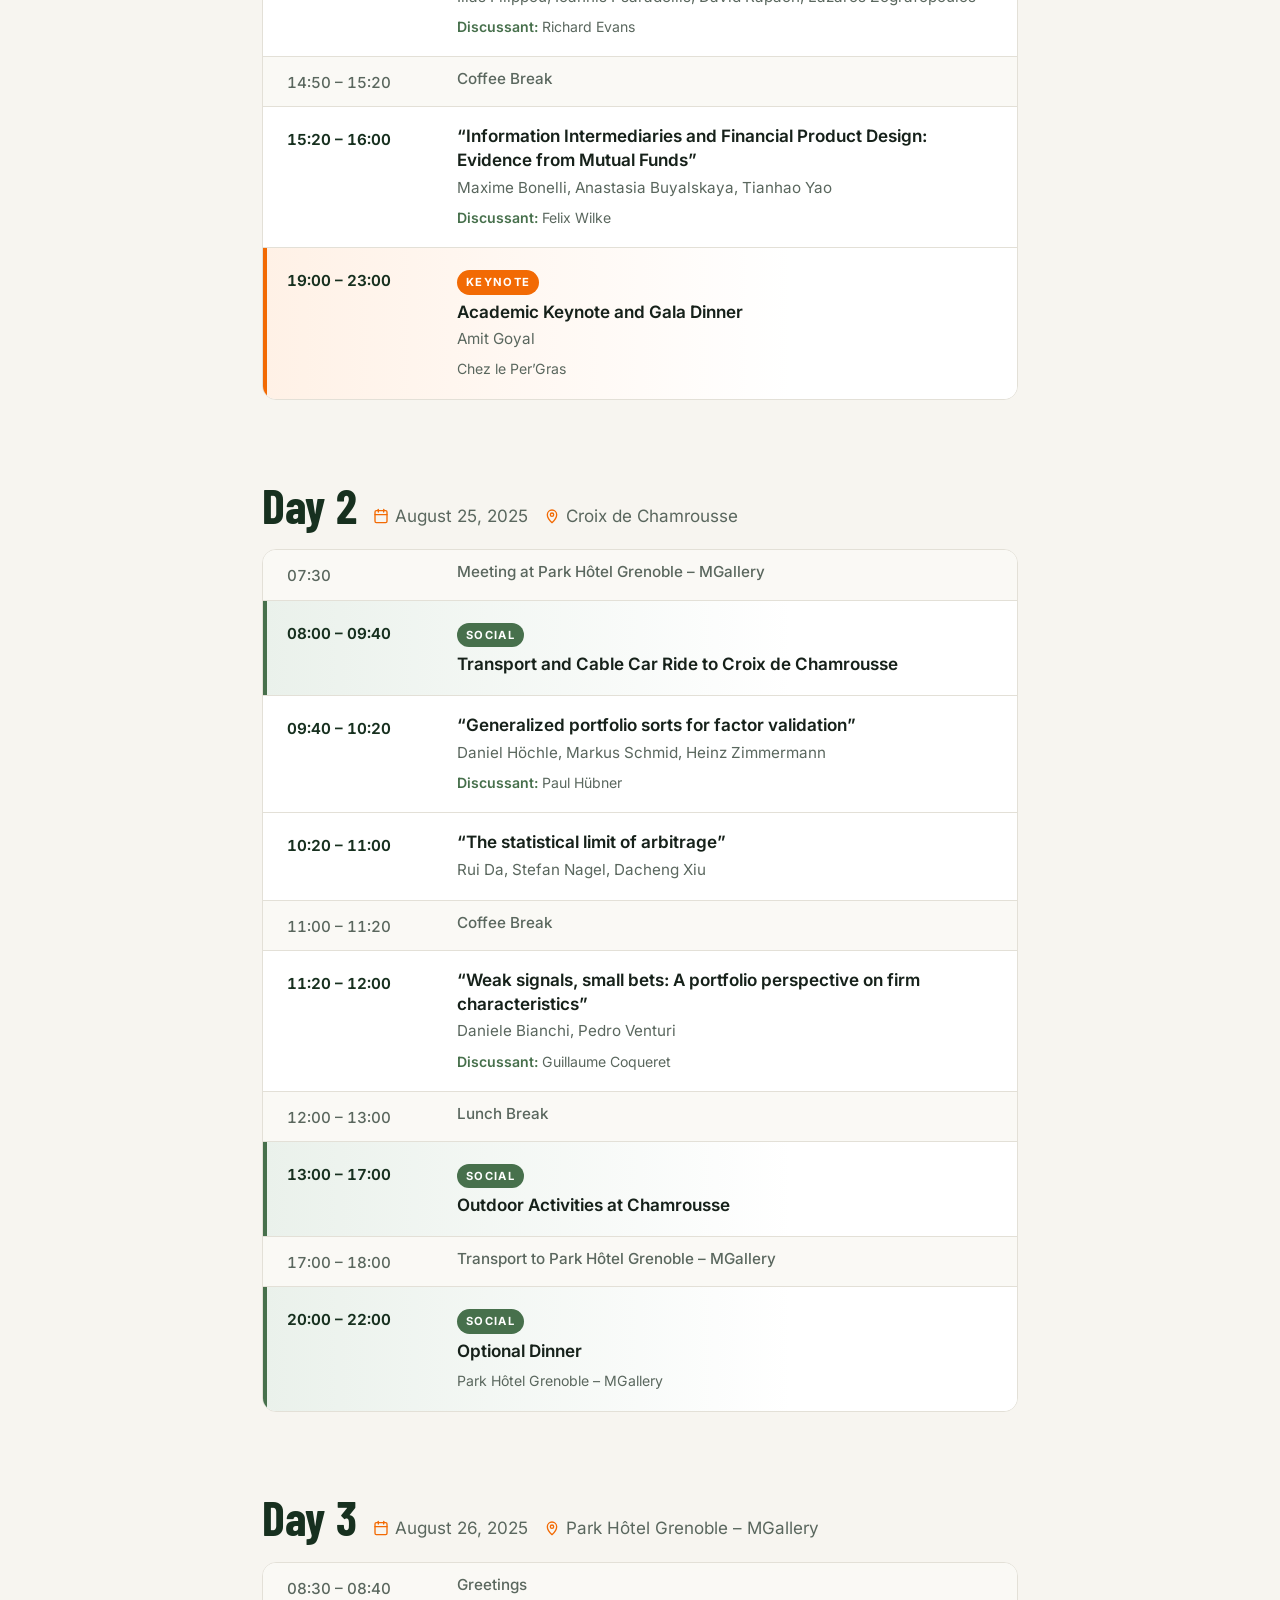
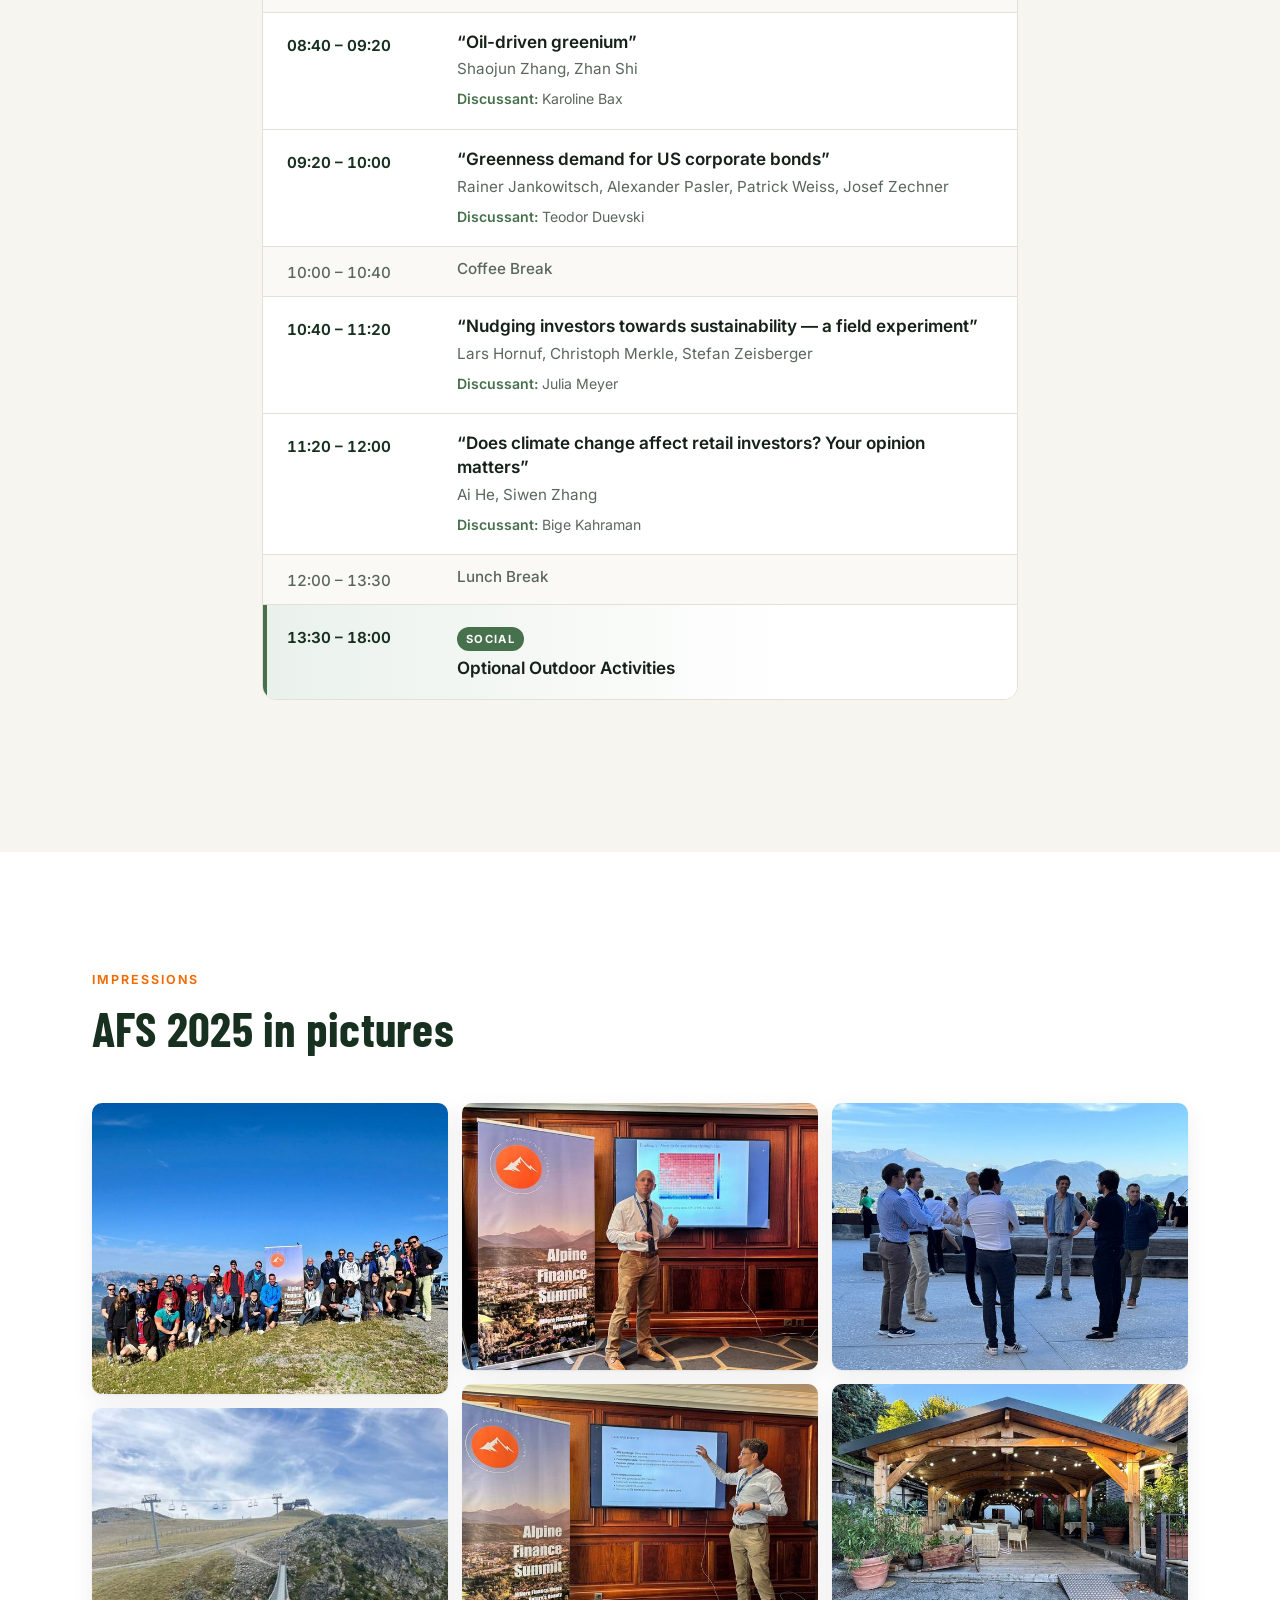
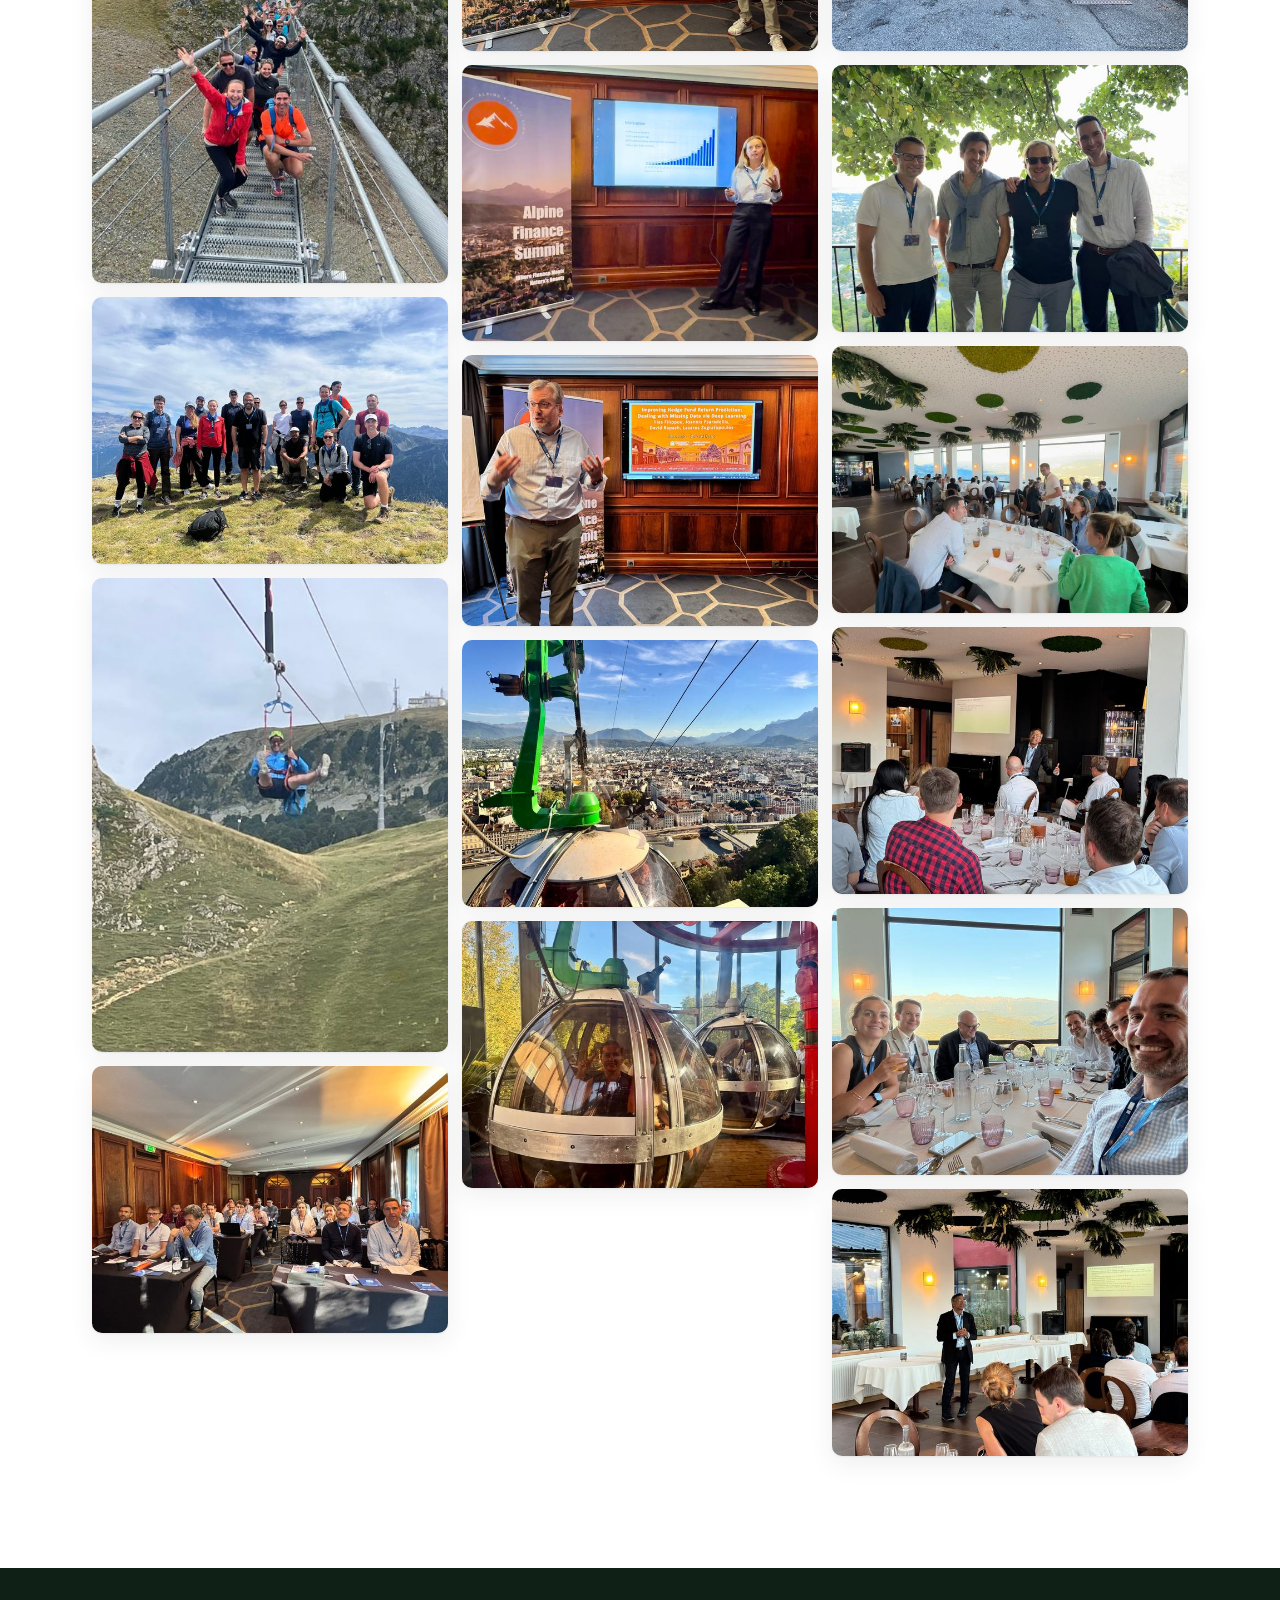
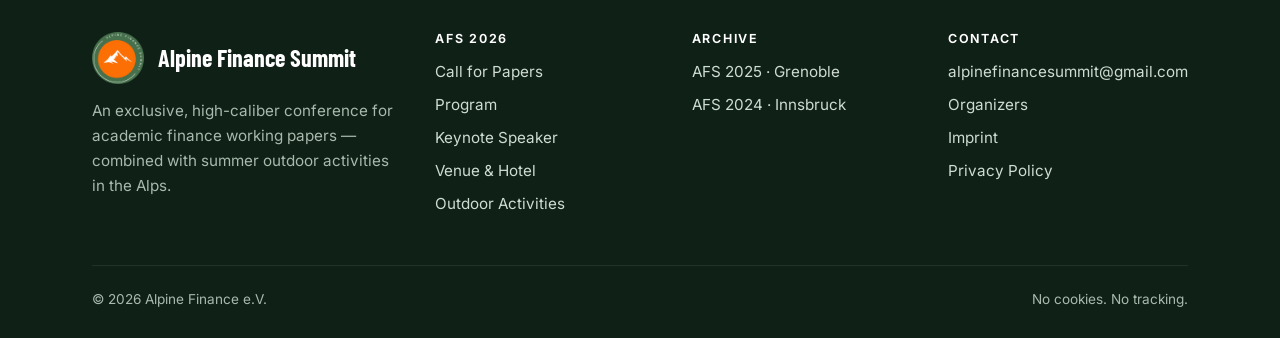
<file: past-program-2025/index.html>
<!doctype html>
<html lang="en">
<head>
<meta charset="utf-8">
<meta name="viewport" content="width=device-width, initial-scale=1">
<title>Past Program 2025 | Alpine Finance Summit</title>
<meta name="description" content="Program and photos of the Alpine Finance Summit 2025 in Grenoble, France (August 24–26, 2025).">
<link rel="canonical" href="https://www.alpinefinancesummit.org/past-program-2025/">
<meta property="og:type" content="website">
<meta property="og:site_name" content="Alpine Finance Summit">
<meta property="og:title" content="Past Program 2025 | Alpine Finance Summit">
<meta property="og:description" content="Program and photos of the Alpine Finance Summit 2025 in Grenoble, France (August 24–26, 2025).">
<meta property="og:image" content="https://www.alpinefinancesummit.org/assets/img/og-image.jpg">
<meta name="twitter:card" content="summary_large_image">
<meta name="theme-color" content="#17301f">
<link rel="icon" type="image/png" href="../assets/img/favicon.png">
<link rel="apple-touch-icon" href="../assets/img/apple-touch-icon.png">
<link rel="preload" href="../assets/fonts/barlow-condensed-latin-700-normal.woff2" as="font" type="font/woff2" crossorigin>
<link rel="stylesheet" href="../assets/css/style.css">
<script src="../assets/js/main.js" defer></script>
</head>
<body>
<a class="skip" href="#main">Skip to content</a>
<header class="site-header">
  <div class="wrap">
    <a class="brand" href="../" aria-label="Alpine Finance Summit — home"><img src="../assets/img/logo.png" alt="" width="44" height="44">Alpine Finance Summit</a>
    <button class="menu-btn" aria-expanded="false" aria-controls="nav" aria-label="Open menu"><svg viewBox="0 0 24 24" fill="none" stroke="currentColor" stroke-width="2" stroke-linecap="round" stroke-linejoin="round" aria-hidden="true"><path d="M4 7h16"/><path d="M4 12h16"/><path d="M4 17h16"/></svg></button>
    <nav id="nav" class="nav" aria-label="Main"><a href="../call-for-papers-submissions/">Call for Papers</a><a href="../program-2026/">Program 2026</a><a href="../venue/">Venue</a><a href="../outdoor-activities/">Outdoor</a><details class="has-current"><summary>Past Editions</summary><div class="menu"><a href="../past-program-2025/" aria-current="page">AFS 2025 · Grenoble</a><a href="../past-program-2024/">AFS 2024 · Innsbruck</a></div></details><a href="../organizers/">Organizers</a><a class="cta" href="../program-2026/">AFS 2026</a></nav>
  </div>
</header>
<main id="main">
<section class="hero page">
  <div class="hero-bg"><img src="../assets/img/hero-2025.jpg" srcset="../assets/img/hero-2025-sm.jpg 900w, ../assets/img/hero-2025.jpg 2000w" sizes="100vw" alt="" fetchpriority="high"></div>
  <div class="wrap">
    <span class="eyebrow">Past edition · August 24–26, 2025</span>
    <h1>AFS 2025 · Grenoble</h1>
    <p class="lead">The second Alpine Finance Summit took place in Grenoble (France), with a paper session at the Croix de Chamrousse.</p>
    
  </div>
</section><nav class="day-nav" aria-label="Program days"><div class="wrap"><a href="#day1">Day 1 · Aug 24</a><a href="#day2">Day 2 · Aug 25</a><a href="#day3">Day 3 · Aug 26</a><a href="#photos">Photos</a></div></nav>
<section class="section tight">
  <div class="wrap narrow">
    <div class="day" id="day1">
  <div class="day-head"><h2>Day 1</h2><span class="where"><svg viewBox="0 0 24 24" fill="none" stroke="currentColor" stroke-width="2" stroke-linecap="round" stroke-linejoin="round" aria-hidden="true"><path d="M8 2v4"/><path d="M16 2v4"/><path d="M3 10h18"/><rect x="3" y="4" width="18" height="18" rx="2"/></svg> August 24, 2025</span><span class="where"><svg viewBox="0 0 24 24" fill="none" stroke="currentColor" stroke-width="2" stroke-linecap="round" stroke-linejoin="round" aria-hidden="true"><path d="M12 22s7-6.5 7-12a7 7 0 1 0-14 0c0 5.5 7 12 7 12z"/><circle cx="12" cy="10" r="2.5"/></svg> Park Hôtel Grenoble – MGallery</span></div>
  <ol class="sched"><li class="slot brk"><div class="time">08:30 – 08:40</div><div><div class="title">Greetings</div></div></li><li class="slot"><div class="time">08:40 – 09:20</div><div><div class="title">“Predicting anomalies”</div><div class="authors">Boone Bowles, Adam Reed, Mat Ringgenberg, Jake Thornock</div><div class="disc"><b>Discussant:</b> Julian Thimme</div></div></li><li class="slot"><div class="time">09:20 – 10:00</div><div><div class="title">“How costly are trading heuristics?”</div><div class="authors">Hee-Seo Han, Xindi He, Daniel Weagley</div><div class="disc"><b>Discussant:</b> Moritz Dauber</div></div></li><li class="slot brk"><div class="time">10:00 – 10:40</div><div><div class="title">Coffee Break</div></div></li><li class="slot"><div class="time">10:40 – 11:20</div><div><div class="title">“Cash me if you can: ATM explosions, payment choice, and consumption”</div><div class="authors">Esad Smajlbegovic, Theresa Spickers, Daniel Urban, Michael Weber</div><div class="disc"><b>Discussant:</b> Gertjan Verdickt</div></div></li><li class="slot"><div class="time">11:20 – 12:00</div><div><div class="title">“Shifting from active to passive: How retirement plans impact equity prices”</div><div class="authors">Riccardo Sabbatucci, Andrea Tamoni, Song Xiao</div><div class="disc"><b>Discussant:</b> Ziwei Zhao</div></div></li><li class="slot brk"><div class="time">12:00 – 13:30</div><div><div class="title">Lunch Break</div></div></li><li class="slot"><div class="time">13:30 – 14:10</div><div><div class="title">“ETFs, anomalies, and market efficiency”</div><div class="authors">Ilias Filippou, Songrun He, Sophia Zhengzi Li, Guofu Zhou</div><div class="disc"><b>Discussant:</b> Egle Karmaziene</div></div></li><li class="slot"><div class="time">14:10 – 14:50</div><div><div class="title">“Improving hedge fund return prediction: Dealing with missing data via deep learning”</div><div class="authors">Ilias Filippou, Ioannis Psaradellis, David Rapach, Lazaros Zografopoulos</div><div class="disc"><b>Discussant:</b> Richard Evans</div></div></li><li class="slot brk"><div class="time">14:50 – 15:20</div><div><div class="title">Coffee Break</div></div></li><li class="slot"><div class="time">15:20 – 16:00</div><div><div class="title">“Information Intermediaries and Financial Product Design: Evidence from Mutual Funds”</div><div class="authors">Maxime Bonelli, Anastasia Buyalskaya, Tianhao Yao</div><div class="disc"><b>Discussant:</b> Felix Wilke</div></div></li><li class="slot key"><div class="time">19:00 – 23:00</div><div><span class="badge">Keynote</span><br><div class="title">Academic Keynote and Gala Dinner</div><div class="authors">Amit Goyal</div><div class="disc">Chez le Per’Gras</div></div></li></ol>
</div>
    <div class="day" id="day2">
  <div class="day-head"><h2>Day 2</h2><span class="where"><svg viewBox="0 0 24 24" fill="none" stroke="currentColor" stroke-width="2" stroke-linecap="round" stroke-linejoin="round" aria-hidden="true"><path d="M8 2v4"/><path d="M16 2v4"/><path d="M3 10h18"/><rect x="3" y="4" width="18" height="18" rx="2"/></svg> August 25, 2025</span><span class="where"><svg viewBox="0 0 24 24" fill="none" stroke="currentColor" stroke-width="2" stroke-linecap="round" stroke-linejoin="round" aria-hidden="true"><path d="M12 22s7-6.5 7-12a7 7 0 1 0-14 0c0 5.5 7 12 7 12z"/><circle cx="12" cy="10" r="2.5"/></svg> Croix de Chamrousse</span></div>
  <ol class="sched"><li class="slot brk"><div class="time">07:30</div><div><div class="title">Meeting at Park Hôtel Grenoble – MGallery</div></div></li><li class="slot social"><div class="time">08:00 – 09:40</div><div><span class="badge green">Social</span><br><div class="title">Transport and Cable Car Ride to Croix de Chamrousse</div></div></li><li class="slot"><div class="time">09:40 – 10:20</div><div><div class="title">“Generalized portfolio sorts for factor validation”</div><div class="authors">Daniel Höchle, Markus Schmid, Heinz Zimmermann</div><div class="disc"><b>Discussant:</b> Paul Hübner</div></div></li><li class="slot"><div class="time">10:20 – 11:00</div><div><div class="title">“The statistical limit of arbitrage”</div><div class="authors">Rui Da, Stefan Nagel, Dacheng Xiu</div></div></li><li class="slot brk"><div class="time">11:00 – 11:20</div><div><div class="title">Coffee Break</div></div></li><li class="slot"><div class="time">11:20 – 12:00</div><div><div class="title">“Weak signals, small bets: A portfolio perspective on firm characteristics”</div><div class="authors">Daniele Bianchi, Pedro Venturi</div><div class="disc"><b>Discussant:</b> Guillaume Coqueret</div></div></li><li class="slot brk"><div class="time">12:00 – 13:00</div><div><div class="title">Lunch Break</div></div></li><li class="slot social"><div class="time">13:00 – 17:00</div><div><span class="badge green">Social</span><br><div class="title">Outdoor Activities at Chamrousse</div></div></li><li class="slot brk"><div class="time">17:00 – 18:00</div><div><div class="title">Transport to Park Hôtel Grenoble – MGallery</div></div></li><li class="slot social"><div class="time">20:00 – 22:00</div><div><span class="badge green">Social</span><br><div class="title">Optional Dinner</div><div class="disc">Park Hôtel Grenoble – MGallery</div></div></li></ol>
</div>
    <div class="day" id="day3">
  <div class="day-head"><h2>Day 3</h2><span class="where"><svg viewBox="0 0 24 24" fill="none" stroke="currentColor" stroke-width="2" stroke-linecap="round" stroke-linejoin="round" aria-hidden="true"><path d="M8 2v4"/><path d="M16 2v4"/><path d="M3 10h18"/><rect x="3" y="4" width="18" height="18" rx="2"/></svg> August 26, 2025</span><span class="where"><svg viewBox="0 0 24 24" fill="none" stroke="currentColor" stroke-width="2" stroke-linecap="round" stroke-linejoin="round" aria-hidden="true"><path d="M12 22s7-6.5 7-12a7 7 0 1 0-14 0c0 5.5 7 12 7 12z"/><circle cx="12" cy="10" r="2.5"/></svg> Park Hôtel Grenoble – MGallery</span></div>
  <ol class="sched"><li class="slot brk"><div class="time">08:30 – 08:40</div><div><div class="title">Greetings</div></div></li><li class="slot"><div class="time">08:40 – 09:20</div><div><div class="title">“Oil-driven greenium”</div><div class="authors">Shaojun Zhang, Zhan Shi</div><div class="disc"><b>Discussant:</b> Karoline Bax</div></div></li><li class="slot"><div class="time">09:20 – 10:00</div><div><div class="title">“Greenness demand for US corporate bonds”</div><div class="authors">Rainer Jankowitsch, Alexander Pasler, Patrick Weiss, Josef Zechner</div><div class="disc"><b>Discussant:</b> Teodor Duevski</div></div></li><li class="slot brk"><div class="time">10:00 – 10:40</div><div><div class="title">Coffee Break</div></div></li><li class="slot"><div class="time">10:40 – 11:20</div><div><div class="title">“Nudging investors towards sustainability — a field experiment”</div><div class="authors">Lars Hornuf, Christoph Merkle, Stefan Zeisberger</div><div class="disc"><b>Discussant:</b> Julia Meyer</div></div></li><li class="slot"><div class="time">11:20 – 12:00</div><div><div class="title">“Does climate change affect retail investors? Your opinion matters”</div><div class="authors">Ai He, Siwen Zhang</div><div class="disc"><b>Discussant:</b> Bige Kahraman</div></div></li><li class="slot brk"><div class="time">12:00 – 13:30</div><div><div class="title">Lunch Break</div></div></li><li class="slot social"><div class="time">13:30 – 18:00</div><div><span class="badge green">Social</span><br><div class="title">Optional Outdoor Activities</div></div></li></ol>
</div>
  </div>
</section>
<section class="section alt" id="photos">
  <div class="wrap">
    <div class="section-head"><span class="eyebrow">Impressions</span><h2>AFS 2025 in pictures</h2></div>
    <div class="gallery"><a href="../assets/img/gallery-2025/01.jpg"><img src="../assets/img/gallery-2025/01-sm.jpg" alt="AFS 2025 in Grenoble — photo 1" loading="lazy"></a><a href="../assets/img/gallery-2025/02.jpg"><img src="../assets/img/gallery-2025/02-sm.jpg" alt="AFS 2025 in Grenoble — photo 2" loading="lazy"></a><a href="../assets/img/gallery-2025/03.jpg"><img src="../assets/img/gallery-2025/03-sm.jpg" alt="AFS 2025 in Grenoble — photo 3" loading="lazy"></a><a href="../assets/img/gallery-2025/04.jpg"><img src="../assets/img/gallery-2025/04-sm.jpg" alt="AFS 2025 in Grenoble — photo 4" loading="lazy"></a><a href="../assets/img/gallery-2025/05.jpg"><img src="../assets/img/gallery-2025/05-sm.jpg" alt="AFS 2025 in Grenoble — photo 5" loading="lazy"></a><a href="../assets/img/gallery-2025/06.jpg"><img src="../assets/img/gallery-2025/06-sm.jpg" alt="AFS 2025 in Grenoble — photo 6" loading="lazy"></a><a href="../assets/img/gallery-2025/07.jpg"><img src="../assets/img/gallery-2025/07-sm.jpg" alt="AFS 2025 in Grenoble — photo 7" loading="lazy"></a><a href="../assets/img/gallery-2025/08.jpg"><img src="../assets/img/gallery-2025/08-sm.jpg" alt="AFS 2025 in Grenoble — photo 8" loading="lazy"></a><a href="../assets/img/gallery-2025/09.jpg"><img src="../assets/img/gallery-2025/09-sm.jpg" alt="AFS 2025 in Grenoble — photo 9" loading="lazy"></a><a href="../assets/img/gallery-2025/10.jpg"><img src="../assets/img/gallery-2025/10-sm.jpg" alt="AFS 2025 in Grenoble — photo 10" loading="lazy"></a><a href="../assets/img/gallery-2025/11.jpg"><img src="../assets/img/gallery-2025/11-sm.jpg" alt="AFS 2025 in Grenoble — photo 11" loading="lazy"></a><a href="../assets/img/gallery-2025/12.jpg"><img src="../assets/img/gallery-2025/12-sm.jpg" alt="AFS 2025 in Grenoble — photo 12" loading="lazy"></a><a href="../assets/img/gallery-2025/13.jpg"><img src="../assets/img/gallery-2025/13-sm.jpg" alt="AFS 2025 in Grenoble — photo 13" loading="lazy"></a><a href="../assets/img/gallery-2025/14.jpg"><img src="../assets/img/gallery-2025/14-sm.jpg" alt="AFS 2025 in Grenoble — photo 14" loading="lazy"></a><a href="../assets/img/gallery-2025/15.jpg"><img src="../assets/img/gallery-2025/15-sm.jpg" alt="AFS 2025 in Grenoble — photo 15" loading="lazy"></a><a href="../assets/img/gallery-2025/16.jpg"><img src="../assets/img/gallery-2025/16-sm.jpg" alt="AFS 2025 in Grenoble — photo 16" loading="lazy"></a><a href="../assets/img/gallery-2025/17.jpg"><img src="../assets/img/gallery-2025/17-sm.jpg" alt="AFS 2025 in Grenoble — photo 17" loading="lazy"></a><a href="../assets/img/gallery-2025/18.jpg"><img src="../assets/img/gallery-2025/18-sm.jpg" alt="AFS 2025 in Grenoble — photo 18" loading="lazy"></a></div>
  </div>
</section>

</main>
<footer class="site-footer">
  <div class="wrap">
    <div class="foot-grid">
      <div>
        <div class="foot-brand"><img src="../assets/img/logo.png" alt="" width="52" height="52"><span>Alpine Finance Summit</span></div>
        <p>An exclusive, high-caliber conference for academic finance working papers — combined with summer outdoor activities in the Alps.</p>
      </div>
      <div>
        <h4>AFS 2026</h4>
        <ul>
          <li><a href="../call-for-papers-submissions/">Call for Papers</a></li>
          <li><a href="../program-2026/">Program</a></li>
          <li><a href="../program-2026/#keynote">Keynote Speaker</a></li>
          <li><a href="../venue/">Venue &amp; Hotel</a></li>
          <li><a href="../outdoor-activities/">Outdoor Activities</a></li>
        </ul>
      </div>
      <div>
        <h4>Archive</h4>
        <ul>
          <li><a href="../past-program-2025/">AFS 2025 · Grenoble</a></li>
          <li><a href="../past-program-2024/">AFS 2024 · Innsbruck</a></li>
        </ul>
      </div>
      <div>
        <h4>Contact</h4>
        <ul>
          <li><a href="mailto:alpinefinancesummit@gmail.com">alpinefinancesummit@gmail.com</a></li>
          <li><a href="../organizers/">Organizers</a></li>
          <li><a href="../imprint/">Imprint</a></li>
          <li><a href="../privacy-policy/">Privacy Policy</a></li>
        </ul>
      </div>
    </div>
    <div class="foot-bottom"><span>© <span id="year">2026</span> Alpine Finance e.V.</span><span>No cookies. No tracking.</span></div>
  </div>
</footer>
</body>
</html>
</file>
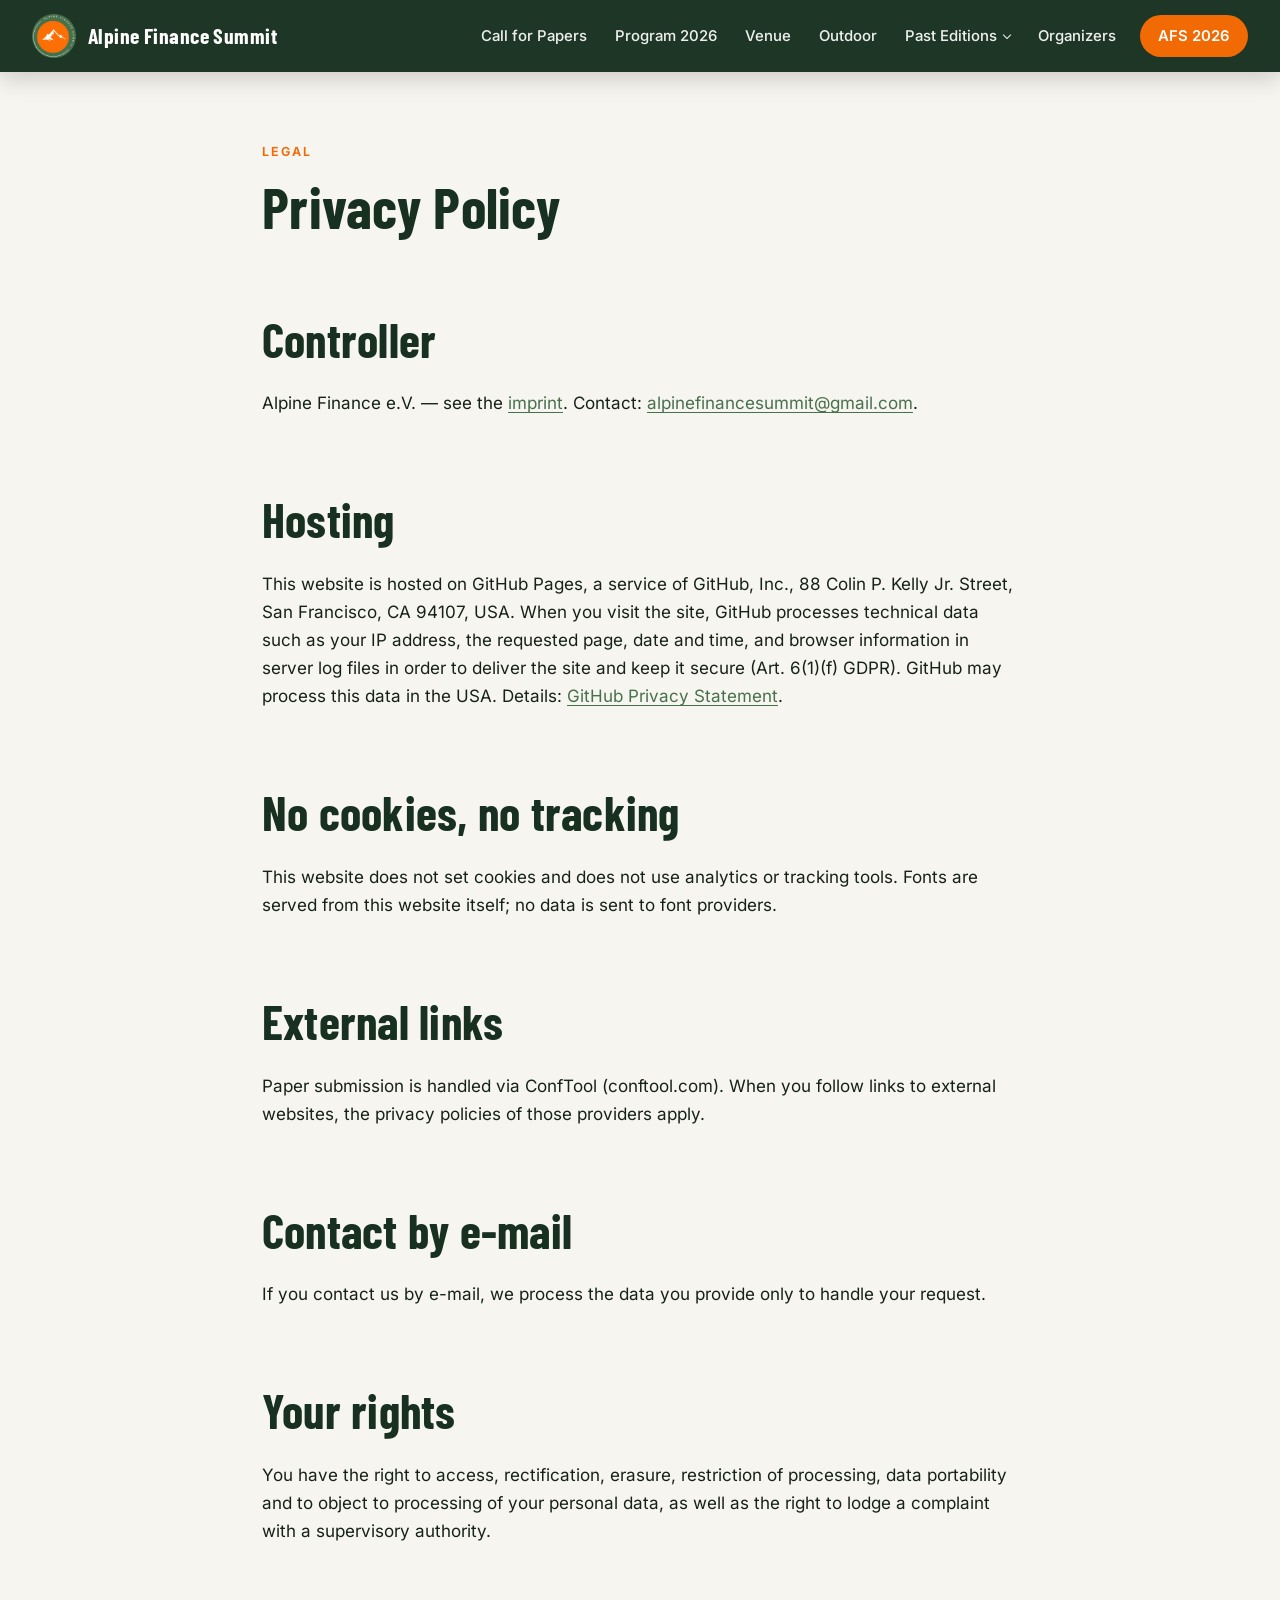
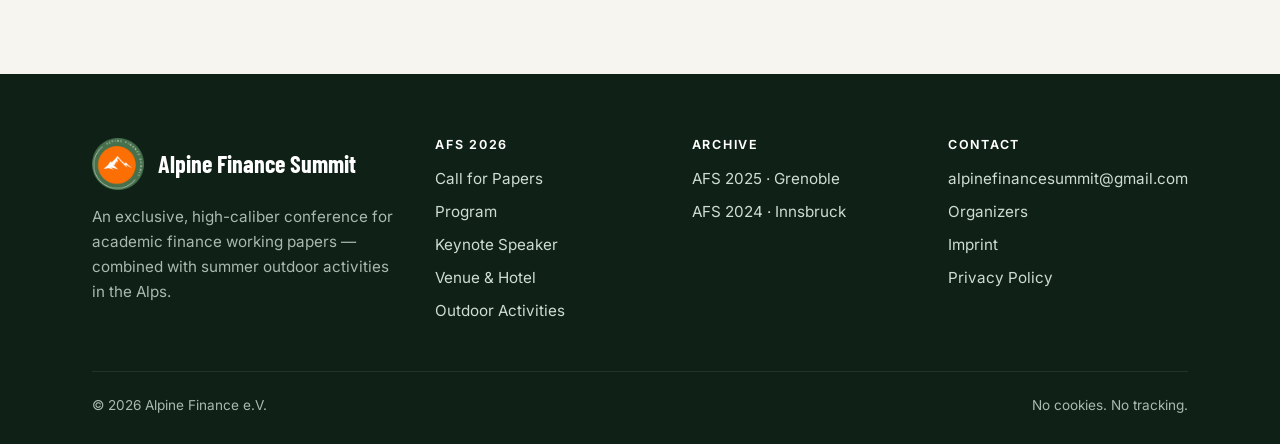
<file: privacy-policy/index.html>
<!doctype html>
<html lang="en">
<head>
<meta charset="utf-8">
<meta name="viewport" content="width=device-width, initial-scale=1">
<title>Privacy Policy | Alpine Finance Summit</title>
<meta name="description" content="Privacy policy of the Alpine Finance Summit website.">
<link rel="canonical" href="https://www.alpinefinancesummit.org/privacy-policy/">
<meta property="og:type" content="website">
<meta property="og:site_name" content="Alpine Finance Summit">
<meta property="og:title" content="Privacy Policy | Alpine Finance Summit">
<meta property="og:description" content="Privacy policy of the Alpine Finance Summit website.">
<meta property="og:image" content="https://www.alpinefinancesummit.org/assets/img/og-image.jpg">
<meta name="twitter:card" content="summary_large_image">
<meta name="theme-color" content="#17301f">
<link rel="icon" type="image/png" href="../assets/img/favicon.png">
<link rel="apple-touch-icon" href="../assets/img/apple-touch-icon.png">
<link rel="preload" href="../assets/fonts/barlow-condensed-latin-700-normal.woff2" as="font" type="font/woff2" crossorigin>
<link rel="stylesheet" href="../assets/css/style.css">
<script src="../assets/js/main.js" defer></script>
</head>
<body>
<a class="skip" href="#main">Skip to content</a>
<header class="site-header always-solid">
  <div class="wrap">
    <a class="brand" href="../" aria-label="Alpine Finance Summit — home"><img src="../assets/img/logo.png" alt="" width="44" height="44">Alpine Finance Summit</a>
    <button class="menu-btn" aria-expanded="false" aria-controls="nav" aria-label="Open menu"><svg viewBox="0 0 24 24" fill="none" stroke="currentColor" stroke-width="2" stroke-linecap="round" stroke-linejoin="round" aria-hidden="true"><path d="M4 7h16"/><path d="M4 12h16"/><path d="M4 17h16"/></svg></button>
    <nav id="nav" class="nav" aria-label="Main"><a href="../call-for-papers-submissions/">Call for Papers</a><a href="../program-2026/">Program 2026</a><a href="../venue/">Venue</a><a href="../outdoor-activities/">Outdoor</a><details><summary>Past Editions</summary><div class="menu"><a href="../past-program-2025/">AFS 2025 · Grenoble</a><a href="../past-program-2024/">AFS 2024 · Innsbruck</a></div></details><a href="../organizers/">Organizers</a><a class="cta" href="../program-2026/">AFS 2026</a></nav>
  </div>
</header>
<main id="main">
<section class="section" style="padding-top:calc(var(--head-h) + 64px)">
  <div class="wrap narrow prose">
    <span class="eyebrow">Legal</span>
    <h1 style="font-size:clamp(2.4rem,5vw,3.6rem)">Privacy Policy</h1>
    <h2>Controller</h2>
    <p>Alpine Finance e.V. — see the <a href="../imprint/">imprint</a>. Contact: <a href="mailto:alpinefinancesummit@gmail.com">alpinefinancesummit@gmail.com</a>.</p>
    <h2>Hosting</h2>
    <p>This website is hosted on GitHub Pages, a service of GitHub, Inc., 88 Colin P. Kelly Jr. Street, San Francisco, CA 94107, USA. When you visit the site, GitHub processes technical data such as your IP address, the requested page, date and time, and browser information in server log files in order to deliver the site and keep it secure (Art. 6(1)(f) GDPR). GitHub may process this data in the USA. Details: <a href="https://docs.github.com/en/site-policy/privacy-policies/github-general-privacy-statement">GitHub Privacy Statement</a>.</p>
    <h2>No cookies, no tracking</h2>
    <p>This website does not set cookies and does not use analytics or tracking tools. Fonts are served from this website itself; no data is sent to font providers.</p>
    <h2>External links</h2>
    <p>Paper submission is handled via ConfTool (conftool.com). When you follow links to external websites, the privacy policies of those providers apply.</p>
    <h2>Contact by e-mail</h2>
    <p>If you contact us by e-mail, we process the data you provide only to handle your request.</p>
    <h2>Your rights</h2>
    <p>You have the right to access, rectification, erasure, restriction of processing, data portability and to object to processing of your personal data, as well as the right to lodge a complaint with a supervisory authority.</p>
  </div>
</section>
</main>
<footer class="site-footer">
  <div class="wrap">
    <div class="foot-grid">
      <div>
        <div class="foot-brand"><img src="../assets/img/logo.png" alt="" width="52" height="52"><span>Alpine Finance Summit</span></div>
        <p>An exclusive, high-caliber conference for academic finance working papers — combined with summer outdoor activities in the Alps.</p>
      </div>
      <div>
        <h4>AFS 2026</h4>
        <ul>
          <li><a href="../call-for-papers-submissions/">Call for Papers</a></li>
          <li><a href="../program-2026/">Program</a></li>
          <li><a href="../program-2026/#keynote">Keynote Speaker</a></li>
          <li><a href="../venue/">Venue &amp; Hotel</a></li>
          <li><a href="../outdoor-activities/">Outdoor Activities</a></li>
        </ul>
      </div>
      <div>
        <h4>Archive</h4>
        <ul>
          <li><a href="../past-program-2025/">AFS 2025 · Grenoble</a></li>
          <li><a href="../past-program-2024/">AFS 2024 · Innsbruck</a></li>
        </ul>
      </div>
      <div>
        <h4>Contact</h4>
        <ul>
          <li><a href="mailto:alpinefinancesummit@gmail.com">alpinefinancesummit@gmail.com</a></li>
          <li><a href="../organizers/">Organizers</a></li>
          <li><a href="../imprint/">Imprint</a></li>
          <li><a href="../privacy-policy/">Privacy Policy</a></li>
        </ul>
      </div>
    </div>
    <div class="foot-bottom"><span>© <span id="year">2026</span> Alpine Finance e.V.</span><span>No cookies. No tracking.</span></div>
  </div>
</footer>
</body>
</html>
</file>
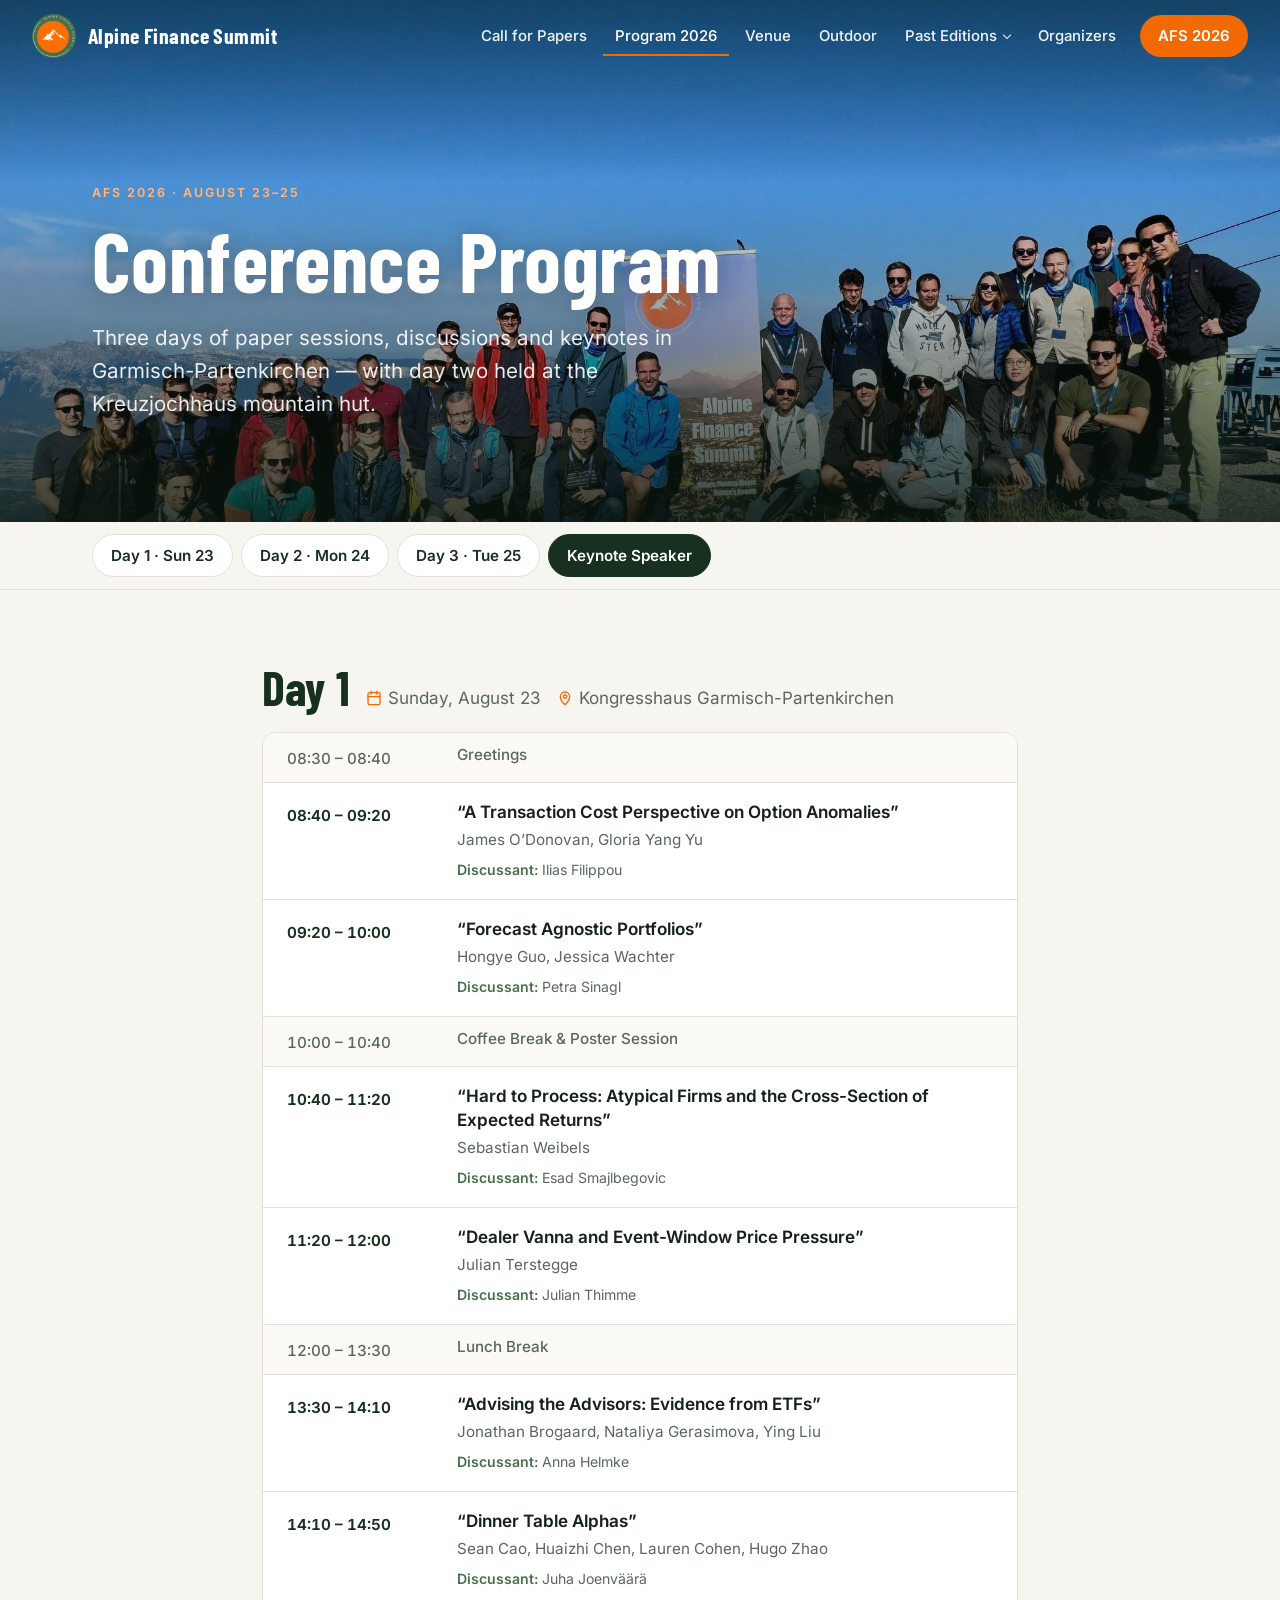
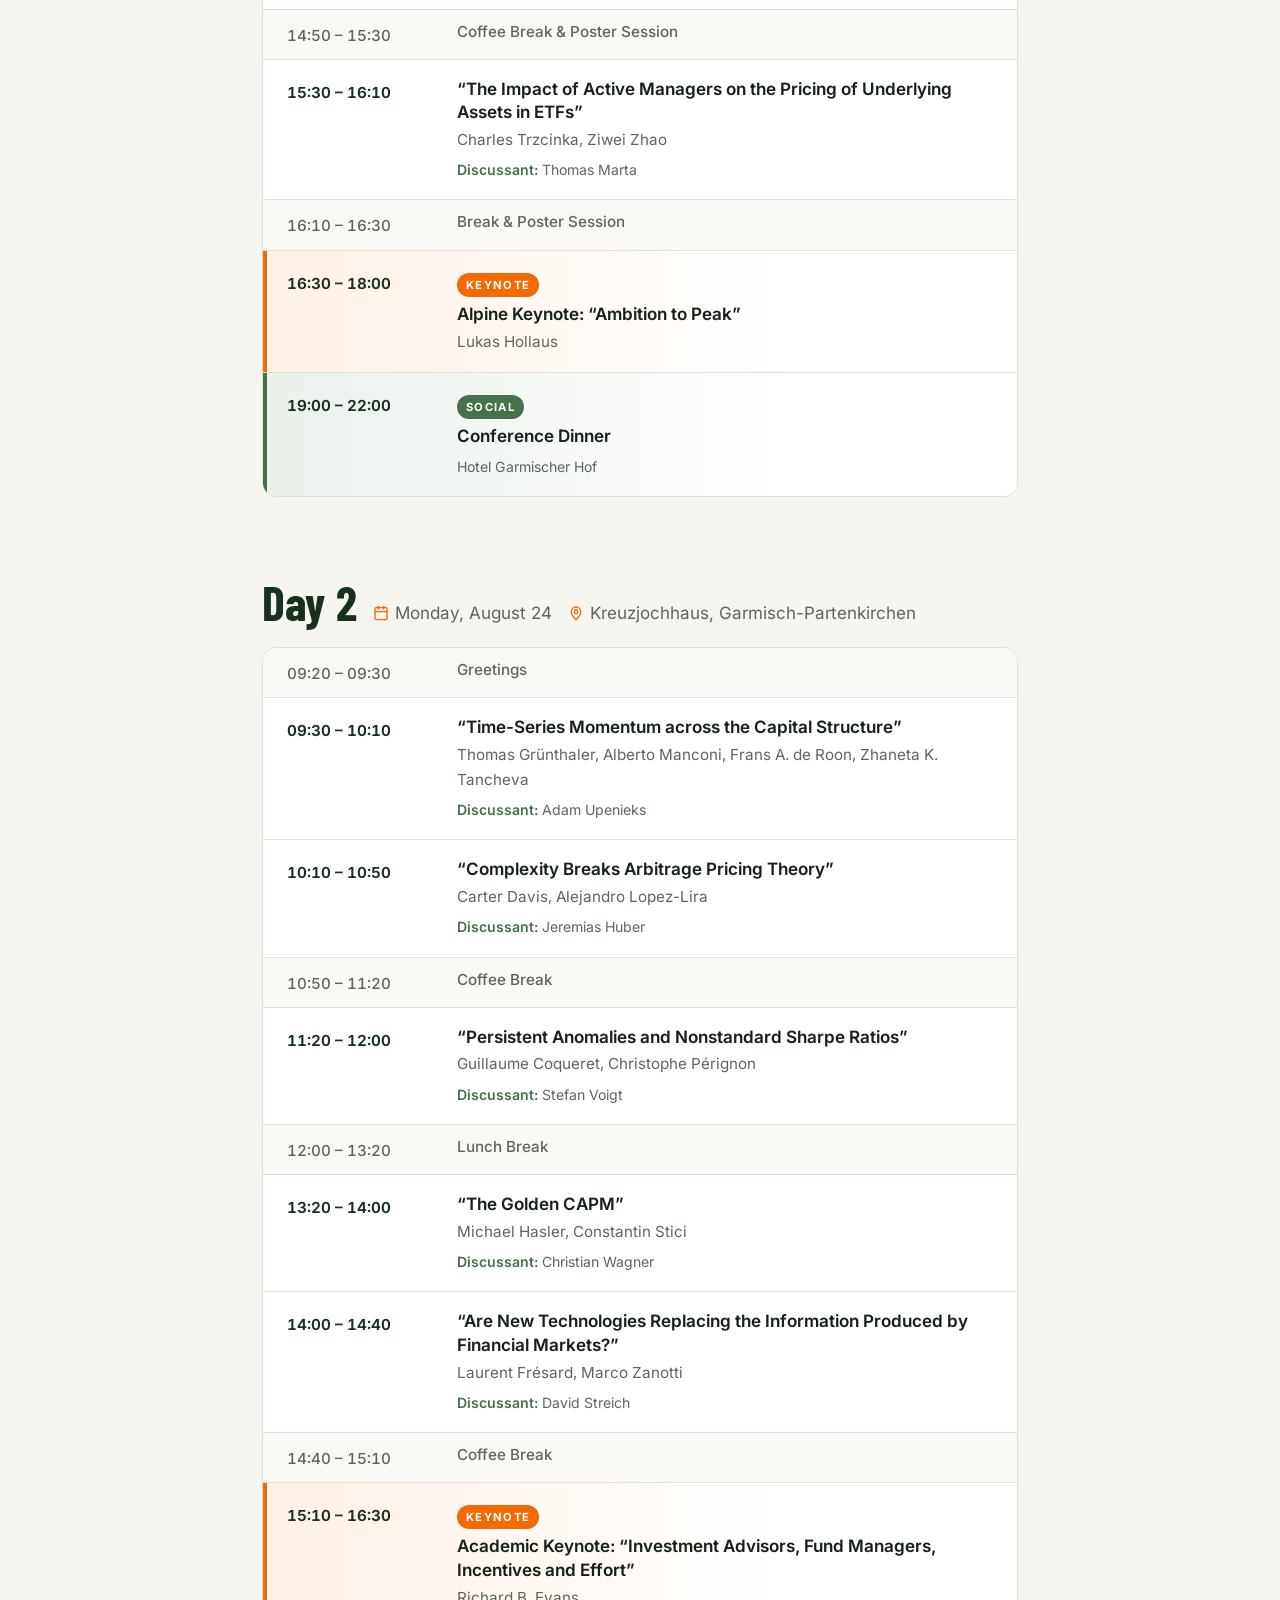
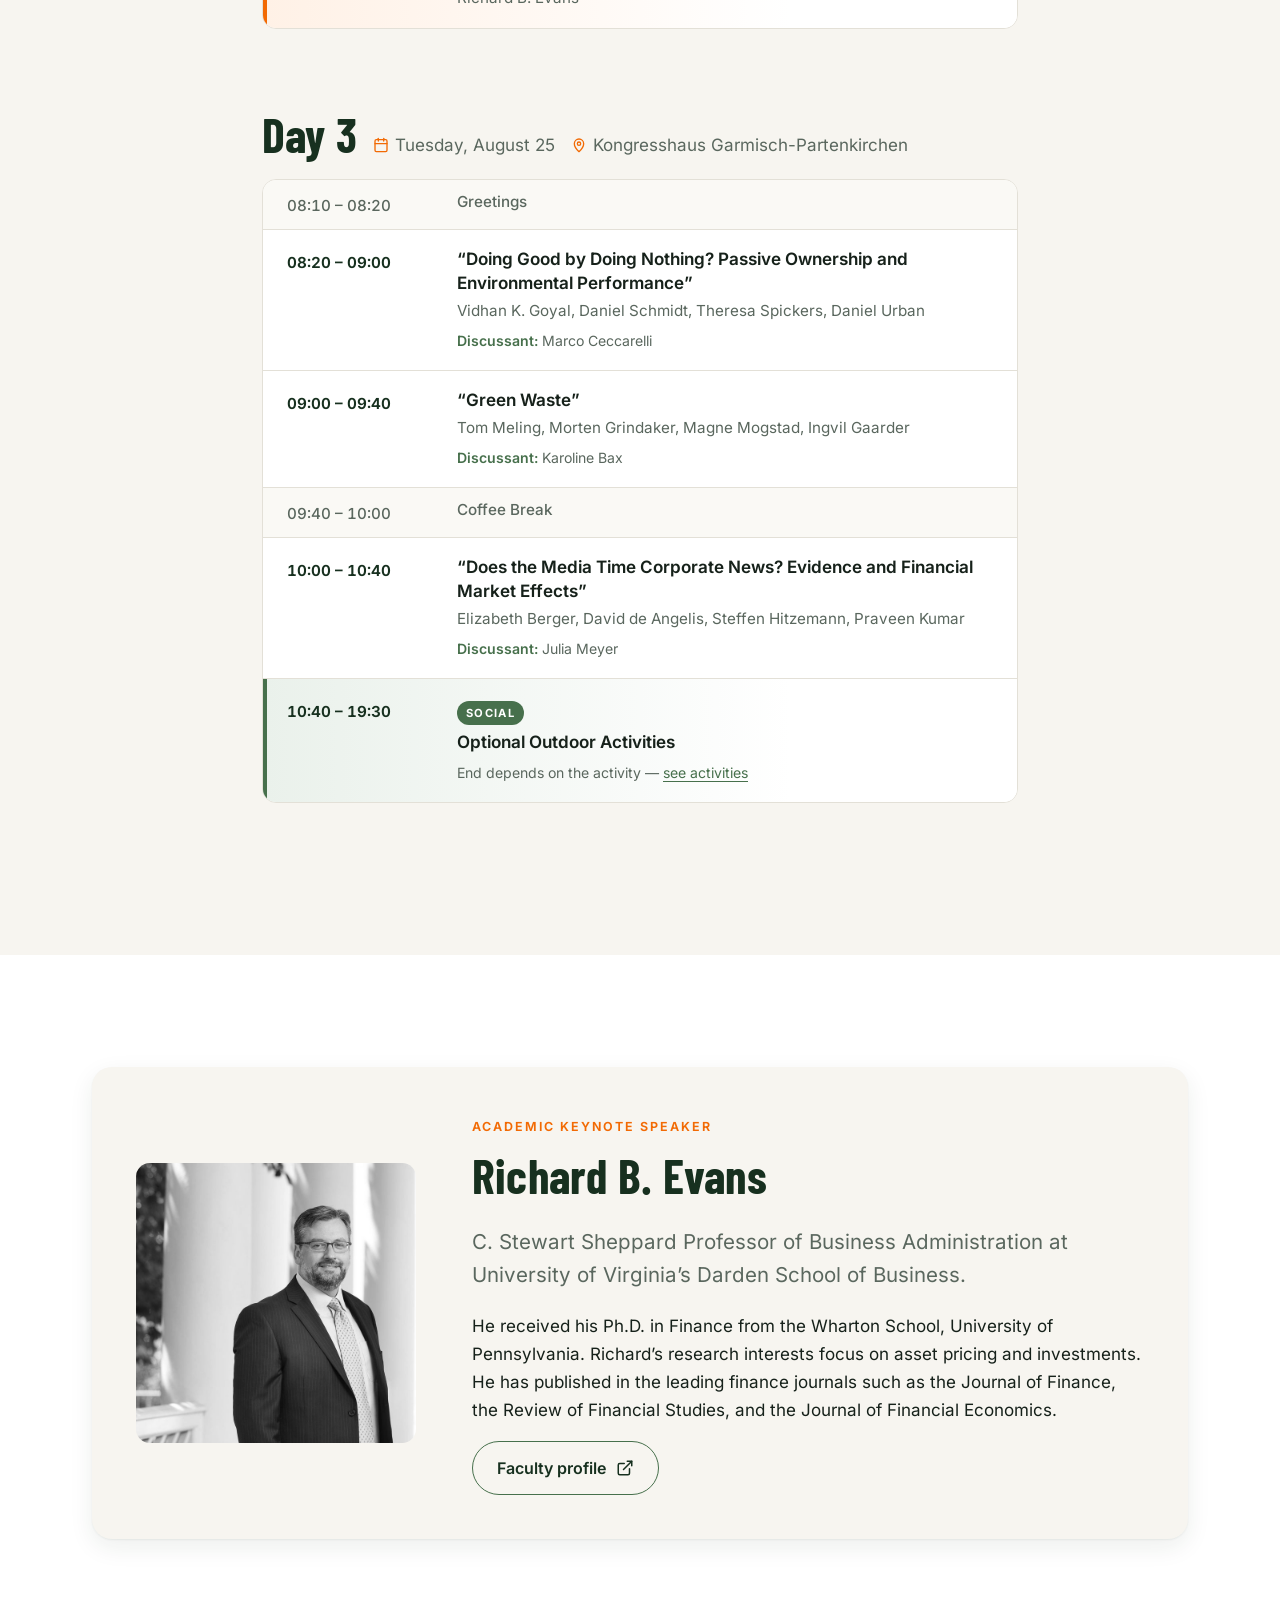
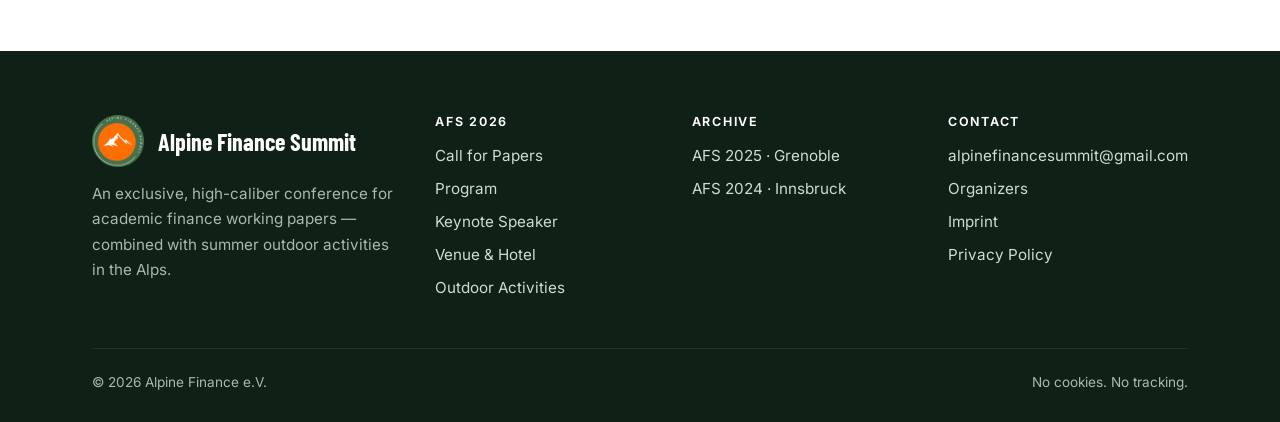
<file: program-2026/index.html>
<!doctype html>
<html lang="en">
<head>
<meta charset="utf-8">
<meta name="viewport" content="width=device-width, initial-scale=1">
<title>Program 2026 | Alpine Finance Summit</title>
<meta name="description" content="Conference program of the Alpine Finance Summit 2026 in Garmisch-Partenkirchen (August 23–25, 2026), including the academic keynote by Richard B. Evans.">
<link rel="canonical" href="https://www.alpinefinancesummit.org/program-2026/">
<meta property="og:type" content="website">
<meta property="og:site_name" content="Alpine Finance Summit">
<meta property="og:title" content="Program 2026 | Alpine Finance Summit">
<meta property="og:description" content="Conference program of the Alpine Finance Summit 2026 in Garmisch-Partenkirchen (August 23–25, 2026), including the academic keynote by Richard B. Evans.">
<meta property="og:image" content="https://www.alpinefinancesummit.org/assets/img/og-image.jpg">
<meta name="twitter:card" content="summary_large_image">
<meta name="theme-color" content="#17301f">
<link rel="icon" type="image/png" href="../assets/img/favicon.png">
<link rel="apple-touch-icon" href="../assets/img/apple-touch-icon.png">
<link rel="preload" href="../assets/fonts/barlow-condensed-latin-700-normal.woff2" as="font" type="font/woff2" crossorigin>
<link rel="stylesheet" href="../assets/css/style.css">
<script src="../assets/js/main.js" defer></script>
</head>
<body>
<a class="skip" href="#main">Skip to content</a>
<header class="site-header">
  <div class="wrap">
    <a class="brand" href="../" aria-label="Alpine Finance Summit — home"><img src="../assets/img/logo.png" alt="" width="44" height="44">Alpine Finance Summit</a>
    <button class="menu-btn" aria-expanded="false" aria-controls="nav" aria-label="Open menu"><svg viewBox="0 0 24 24" fill="none" stroke="currentColor" stroke-width="2" stroke-linecap="round" stroke-linejoin="round" aria-hidden="true"><path d="M4 7h16"/><path d="M4 12h16"/><path d="M4 17h16"/></svg></button>
    <nav id="nav" class="nav" aria-label="Main"><a href="../call-for-papers-submissions/">Call for Papers</a><a href="../program-2026/" aria-current="page">Program 2026</a><a href="../venue/">Venue</a><a href="../outdoor-activities/">Outdoor</a><details><summary>Past Editions</summary><div class="menu"><a href="../past-program-2025/">AFS 2025 · Grenoble</a><a href="../past-program-2024/">AFS 2024 · Innsbruck</a></div></details><a href="../organizers/">Organizers</a><a class="cta" href="../program-2026/">AFS 2026</a></nav>
  </div>
</header>
<main id="main">
<section class="hero page">
  <div class="hero-bg"><img src="../assets/img/hero-program.jpg" srcset="../assets/img/hero-program-sm.jpg 900w, ../assets/img/hero-program.jpg 2000w" sizes="100vw" alt="" fetchpriority="high"></div>
  <div class="wrap">
    <span class="eyebrow">AFS 2026 · August 23–25</span>
    <h1>Conference Program</h1>
    <p class="lead">Three days of paper sessions, discussions and keynotes in Garmisch-Partenkirchen — with day two held at the Kreuzjochhaus mountain hut.</p>
    
  </div>
</section><nav class="day-nav" aria-label="Program days"><div class="wrap"><a href="#day1">Day 1 · Sun 23</a><a href="#day2">Day 2 · Mon 24</a><a href="#day3">Day 3 · Tue 25</a><a href="#keynote">Keynote Speaker</a></div></nav>
<section class="section tight">
  <div class="wrap narrow">
    <div class="day" id="day1">
  <div class="day-head"><h2>Day 1</h2><span class="where"><svg viewBox="0 0 24 24" fill="none" stroke="currentColor" stroke-width="2" stroke-linecap="round" stroke-linejoin="round" aria-hidden="true"><path d="M8 2v4"/><path d="M16 2v4"/><path d="M3 10h18"/><rect x="3" y="4" width="18" height="18" rx="2"/></svg> Sunday, August 23</span><span class="where"><svg viewBox="0 0 24 24" fill="none" stroke="currentColor" stroke-width="2" stroke-linecap="round" stroke-linejoin="round" aria-hidden="true"><path d="M12 22s7-6.5 7-12a7 7 0 1 0-14 0c0 5.5 7 12 7 12z"/><circle cx="12" cy="10" r="2.5"/></svg> Kongresshaus Garmisch-Partenkirchen</span></div>
  <ol class="sched"><li class="slot brk"><div class="time">08:30 – 08:40</div><div><div class="title">Greetings</div></div></li><li class="slot"><div class="time">08:40 – 09:20</div><div><div class="title">“A Transaction Cost Perspective on Option Anomalies”</div><div class="authors">James O’Donovan, Gloria Yang Yu</div><div class="disc"><b>Discussant:</b> Ilias Filippou</div></div></li><li class="slot"><div class="time">09:20 – 10:00</div><div><div class="title">“Forecast Agnostic Portfolios”</div><div class="authors">Hongye Guo, Jessica Wachter</div><div class="disc"><b>Discussant:</b> Petra Sinagl</div></div></li><li class="slot brk"><div class="time">10:00 – 10:40</div><div><div class="title">Coffee Break &amp; Poster Session</div></div></li><li class="slot"><div class="time">10:40 – 11:20</div><div><div class="title">“Hard to Process: Atypical Firms and the Cross-Section of Expected Returns”</div><div class="authors">Sebastian Weibels</div><div class="disc"><b>Discussant:</b> Esad Smajlbegovic</div></div></li><li class="slot"><div class="time">11:20 – 12:00</div><div><div class="title">“Dealer Vanna and Event-Window Price Pressure”</div><div class="authors">Julian Terstegge</div><div class="disc"><b>Discussant:</b> Julian Thimme</div></div></li><li class="slot brk"><div class="time">12:00 – 13:30</div><div><div class="title">Lunch Break</div></div></li><li class="slot"><div class="time">13:30 – 14:10</div><div><div class="title">“Advising the Advisors: Evidence from ETFs”</div><div class="authors">Jonathan Brogaard, Nataliya Gerasimova, Ying Liu</div><div class="disc"><b>Discussant:</b> Anna Helmke</div></div></li><li class="slot"><div class="time">14:10 – 14:50</div><div><div class="title">“Dinner Table Alphas”</div><div class="authors">Sean Cao, Huaizhi Chen, Lauren Cohen, Hugo Zhao</div><div class="disc"><b>Discussant:</b> Juha Joenväärä</div></div></li><li class="slot brk"><div class="time">14:50 – 15:30</div><div><div class="title">Coffee Break &amp; Poster Session</div></div></li><li class="slot"><div class="time">15:30 – 16:10</div><div><div class="title">“The Impact of Active Managers on the Pricing of Underlying Assets in ETFs”</div><div class="authors">Charles Trzcinka, Ziwei Zhao</div><div class="disc"><b>Discussant:</b> Thomas Marta</div></div></li><li class="slot brk"><div class="time">16:10 – 16:30</div><div><div class="title">Break &amp; Poster Session</div></div></li><li class="slot key"><div class="time">16:30 – 18:00</div><div><span class="badge">Keynote</span><br><div class="title">Alpine Keynote: “Ambition to Peak”</div><div class="authors">Lukas Hollaus</div></div></li><li class="slot social"><div class="time">19:00 – 22:00</div><div><span class="badge green">Social</span><br><div class="title">Conference Dinner</div><div class="disc">Hotel Garmischer Hof</div></div></li></ol>
</div>
    <div class="day" id="day2">
  <div class="day-head"><h2>Day 2</h2><span class="where"><svg viewBox="0 0 24 24" fill="none" stroke="currentColor" stroke-width="2" stroke-linecap="round" stroke-linejoin="round" aria-hidden="true"><path d="M8 2v4"/><path d="M16 2v4"/><path d="M3 10h18"/><rect x="3" y="4" width="18" height="18" rx="2"/></svg> Monday, August 24</span><span class="where"><svg viewBox="0 0 24 24" fill="none" stroke="currentColor" stroke-width="2" stroke-linecap="round" stroke-linejoin="round" aria-hidden="true"><path d="M12 22s7-6.5 7-12a7 7 0 1 0-14 0c0 5.5 7 12 7 12z"/><circle cx="12" cy="10" r="2.5"/></svg> Kreuzjochhaus, Garmisch-Partenkirchen</span></div>
  <ol class="sched"><li class="slot brk"><div class="time">09:20 – 09:30</div><div><div class="title">Greetings</div></div></li><li class="slot"><div class="time">09:30 – 10:10</div><div><div class="title">“Time-Series Momentum across the Capital Structure”</div><div class="authors">Thomas Grünthaler, Alberto Manconi, Frans A. de Roon, Zhaneta K. Tancheva</div><div class="disc"><b>Discussant:</b> Adam Upenieks</div></div></li><li class="slot"><div class="time">10:10 – 10:50</div><div><div class="title">“Complexity Breaks Arbitrage Pricing Theory”</div><div class="authors">Carter Davis, Alejandro Lopez-Lira</div><div class="disc"><b>Discussant:</b> Jeremias Huber</div></div></li><li class="slot brk"><div class="time">10:50 – 11:20</div><div><div class="title">Coffee Break</div></div></li><li class="slot"><div class="time">11:20 – 12:00</div><div><div class="title">“Persistent Anomalies and Nonstandard Sharpe Ratios”</div><div class="authors">Guillaume Coqueret, Christophe Pérignon</div><div class="disc"><b>Discussant:</b> Stefan Voigt</div></div></li><li class="slot brk"><div class="time">12:00 – 13:20</div><div><div class="title">Lunch Break</div></div></li><li class="slot"><div class="time">13:20 – 14:00</div><div><div class="title">“The Golden CAPM”</div><div class="authors">Michael Hasler, Constantin Stici</div><div class="disc"><b>Discussant:</b> Christian Wagner</div></div></li><li class="slot"><div class="time">14:00 – 14:40</div><div><div class="title">“Are New Technologies Replacing the Information Produced by Financial Markets?”</div><div class="authors">Laurent Frésard, Marco Zanotti</div><div class="disc"><b>Discussant:</b> David Streich</div></div></li><li class="slot brk"><div class="time">14:40 – 15:10</div><div><div class="title">Coffee Break</div></div></li><li class="slot key"><div class="time">15:10 – 16:30</div><div><span class="badge">Keynote</span><br><div class="title">Academic Keynote: “Investment Advisors, Fund Managers, Incentives and Effort”</div><div class="authors">Richard B. Evans</div></div></li></ol>
</div>
    <div class="day" id="day3">
  <div class="day-head"><h2>Day 3</h2><span class="where"><svg viewBox="0 0 24 24" fill="none" stroke="currentColor" stroke-width="2" stroke-linecap="round" stroke-linejoin="round" aria-hidden="true"><path d="M8 2v4"/><path d="M16 2v4"/><path d="M3 10h18"/><rect x="3" y="4" width="18" height="18" rx="2"/></svg> Tuesday, August 25</span><span class="where"><svg viewBox="0 0 24 24" fill="none" stroke="currentColor" stroke-width="2" stroke-linecap="round" stroke-linejoin="round" aria-hidden="true"><path d="M12 22s7-6.5 7-12a7 7 0 1 0-14 0c0 5.5 7 12 7 12z"/><circle cx="12" cy="10" r="2.5"/></svg> Kongresshaus Garmisch-Partenkirchen</span></div>
  <ol class="sched"><li class="slot brk"><div class="time">08:10 – 08:20</div><div><div class="title">Greetings</div></div></li><li class="slot"><div class="time">08:20 – 09:00</div><div><div class="title">“Doing Good by Doing Nothing? Passive Ownership and Environmental Performance”</div><div class="authors">Vidhan K. Goyal, Daniel Schmidt, Theresa Spickers, Daniel Urban</div><div class="disc"><b>Discussant:</b> Marco Ceccarelli</div></div></li><li class="slot"><div class="time">09:00 – 09:40</div><div><div class="title">“Green Waste”</div><div class="authors">Tom Meling, Morten Grindaker, Magne Mogstad, Ingvil Gaarder</div><div class="disc"><b>Discussant:</b> Karoline Bax</div></div></li><li class="slot brk"><div class="time">09:40 – 10:00</div><div><div class="title">Coffee Break</div></div></li><li class="slot"><div class="time">10:00 – 10:40</div><div><div class="title">“Does the Media Time Corporate News? Evidence and Financial Market Effects”</div><div class="authors">Elizabeth Berger, David de Angelis, Steffen Hitzemann, Praveen Kumar</div><div class="disc"><b>Discussant:</b> Julia Meyer</div></div></li><li class="slot social"><div class="time">10:40 – 19:30</div><div><span class="badge green">Social</span><br><div class="title">Optional Outdoor Activities</div><div class="disc">End depends on the activity — <a href="../outdoor-activities/">see activities</a></div></div></li></ol>
</div>
  </div>
</section>
<section class="section alt" id="keynote">
  <div class="wrap">
    <div class="keynote reveal" style="background:var(--snow)">
      <img src="../assets/img/evans.jpg" alt="Portrait of Prof. Richard B. Evans" loading="lazy">
      <div>
        <span class="eyebrow">Academic keynote speaker</span>
        <h2>Richard B. Evans</h2>
        <p class="lead">C. Stewart Sheppard Professor of Business Administration at University of Virginia’s Darden School of Business.</p>
        <p>He received his Ph.D. in Finance from the Wharton School, University of Pennsylvania. Richard’s research interests focus on asset pricing and investments. He has published in the leading finance journals such as the Journal of Finance, the Review of Financial Studies, and the Journal of Financial Economics.</p>
        <a class="btn btn-outline" href="https://www.darden.virginia.edu/faculty-research/directory/richard-b-evans">Faculty profile <svg viewBox="0 0 24 24" fill="none" stroke="currentColor" stroke-width="2" stroke-linecap="round" stroke-linejoin="round" aria-hidden="true"><path d="M15 3h6v6"/><path d="M10 14L21 3"/><path d="M18 13v6a2 2 0 0 1-2 2H5a2 2 0 0 1-2-2V8a2 2 0 0 1 2-2h6"/></svg></a>
      </div>
    </div>
  </div>
</section>

</main>
<footer class="site-footer">
  <div class="wrap">
    <div class="foot-grid">
      <div>
        <div class="foot-brand"><img src="../assets/img/logo.png" alt="" width="52" height="52"><span>Alpine Finance Summit</span></div>
        <p>An exclusive, high-caliber conference for academic finance working papers — combined with summer outdoor activities in the Alps.</p>
      </div>
      <div>
        <h4>AFS 2026</h4>
        <ul>
          <li><a href="../call-for-papers-submissions/">Call for Papers</a></li>
          <li><a href="../program-2026/">Program</a></li>
          <li><a href="../program-2026/#keynote">Keynote Speaker</a></li>
          <li><a href="../venue/">Venue &amp; Hotel</a></li>
          <li><a href="../outdoor-activities/">Outdoor Activities</a></li>
        </ul>
      </div>
      <div>
        <h4>Archive</h4>
        <ul>
          <li><a href="../past-program-2025/">AFS 2025 · Grenoble</a></li>
          <li><a href="../past-program-2024/">AFS 2024 · Innsbruck</a></li>
        </ul>
      </div>
      <div>
        <h4>Contact</h4>
        <ul>
          <li><a href="mailto:alpinefinancesummit@gmail.com">alpinefinancesummit@gmail.com</a></li>
          <li><a href="../organizers/">Organizers</a></li>
          <li><a href="../imprint/">Imprint</a></li>
          <li><a href="../privacy-policy/">Privacy Policy</a></li>
        </ul>
      </div>
    </div>
    <div class="foot-bottom"><span>© <span id="year">2026</span> Alpine Finance e.V.</span><span>No cookies. No tracking.</span></div>
  </div>
</footer>
</body>
</html>
</file>
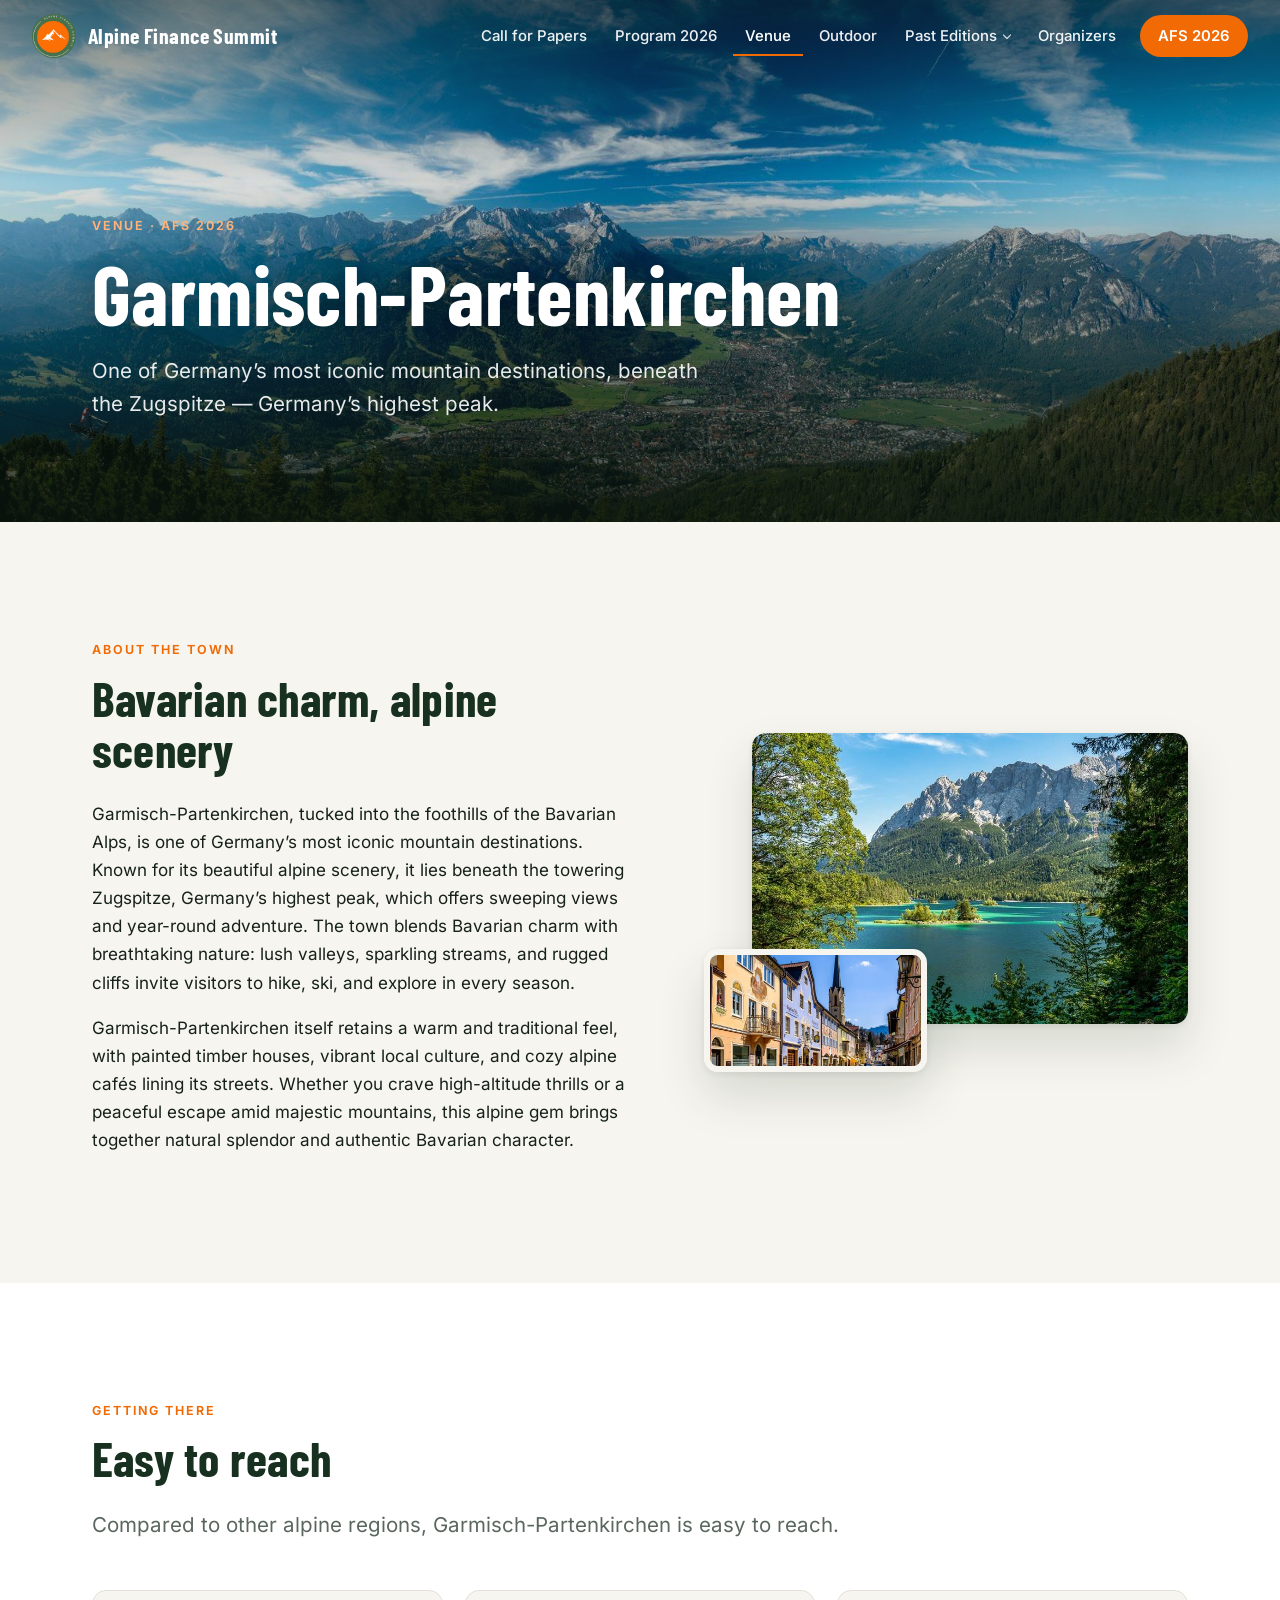
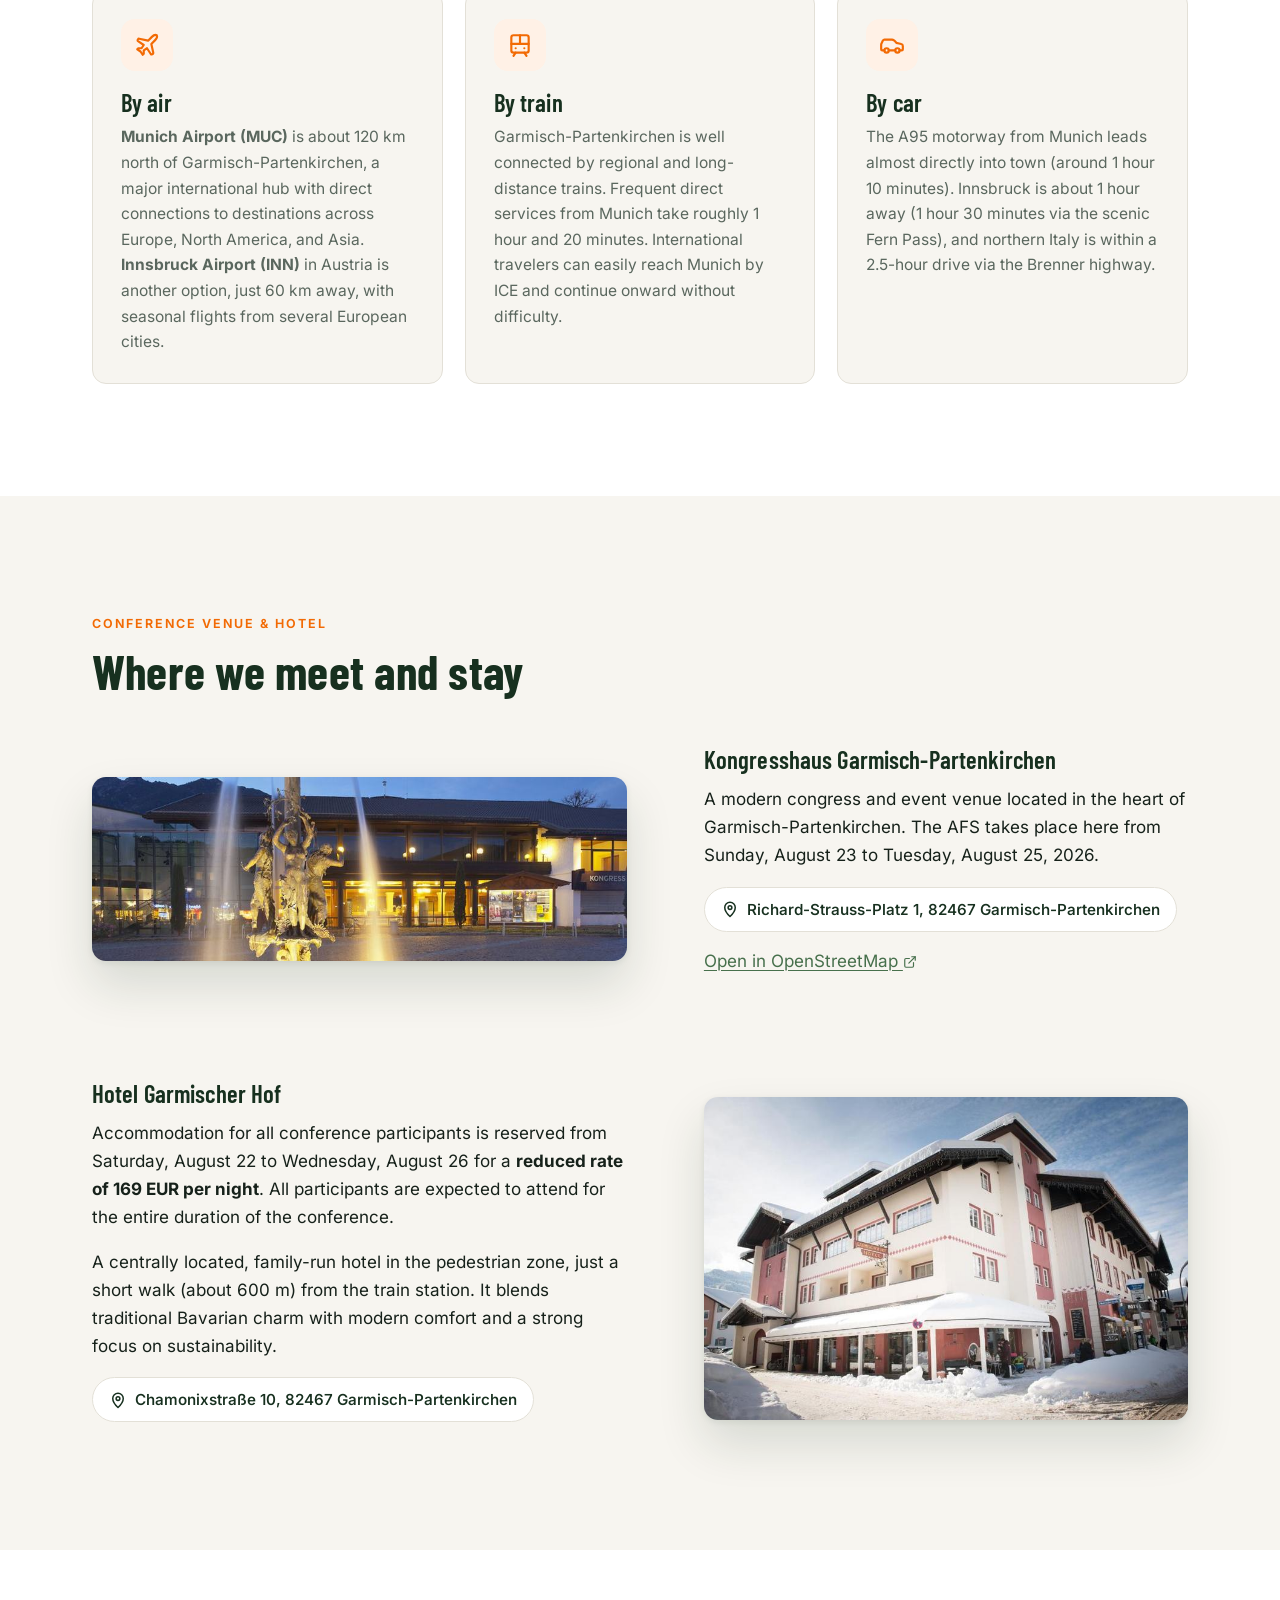
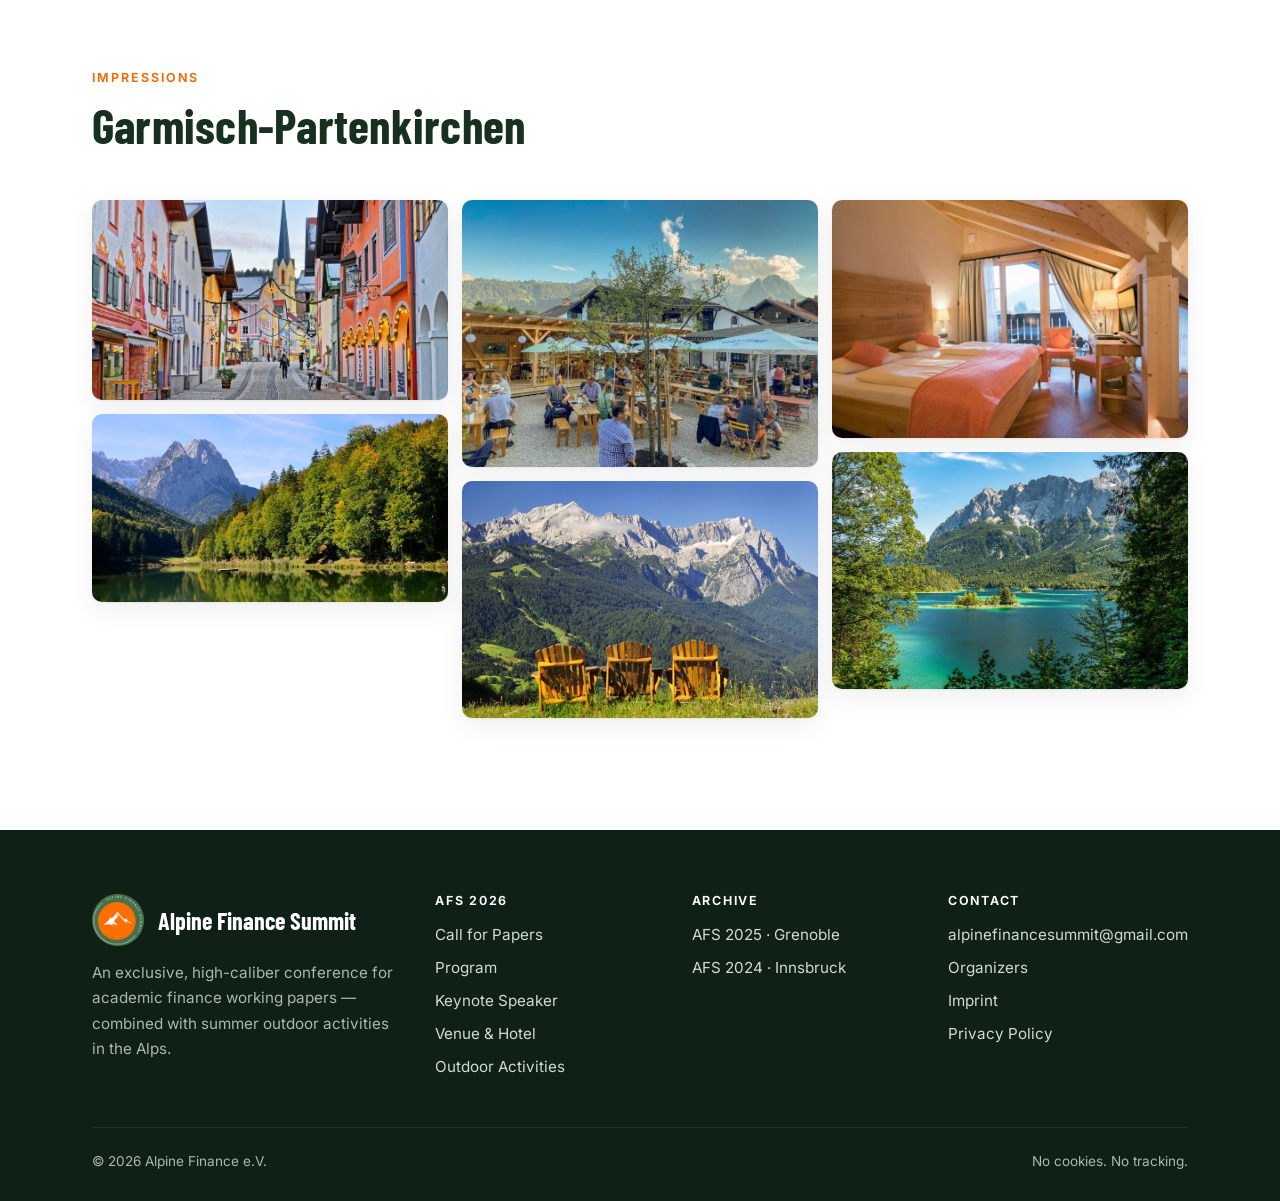
<file: venue/index.html>
<!doctype html>
<html lang="en">
<head>
<meta charset="utf-8">
<meta name="viewport" content="width=device-width, initial-scale=1">
<title>Venue | Alpine Finance Summit</title>
<meta name="description" content="Venue of the Alpine Finance Summit 2026: Kongresshaus Garmisch-Partenkirchen, Hotel Garmischer Hof, and how to get there by air, train or car.">
<link rel="canonical" href="https://www.alpinefinancesummit.org/venue/">
<meta property="og:type" content="website">
<meta property="og:site_name" content="Alpine Finance Summit">
<meta property="og:title" content="Venue | Alpine Finance Summit">
<meta property="og:description" content="Venue of the Alpine Finance Summit 2026: Kongresshaus Garmisch-Partenkirchen, Hotel Garmischer Hof, and how to get there by air, train or car.">
<meta property="og:image" content="https://www.alpinefinancesummit.org/assets/img/og-image.jpg">
<meta name="twitter:card" content="summary_large_image">
<meta name="theme-color" content="#17301f">
<link rel="icon" type="image/png" href="../assets/img/favicon.png">
<link rel="apple-touch-icon" href="../assets/img/apple-touch-icon.png">
<link rel="preload" href="../assets/fonts/barlow-condensed-latin-700-normal.woff2" as="font" type="font/woff2" crossorigin>
<link rel="stylesheet" href="../assets/css/style.css">
<script src="../assets/js/main.js" defer></script>
</head>
<body>
<a class="skip" href="#main">Skip to content</a>
<header class="site-header">
  <div class="wrap">
    <a class="brand" href="../" aria-label="Alpine Finance Summit — home"><img src="../assets/img/logo.png" alt="" width="44" height="44">Alpine Finance Summit</a>
    <button class="menu-btn" aria-expanded="false" aria-controls="nav" aria-label="Open menu"><svg viewBox="0 0 24 24" fill="none" stroke="currentColor" stroke-width="2" stroke-linecap="round" stroke-linejoin="round" aria-hidden="true"><path d="M4 7h16"/><path d="M4 12h16"/><path d="M4 17h16"/></svg></button>
    <nav id="nav" class="nav" aria-label="Main"><a href="../call-for-papers-submissions/">Call for Papers</a><a href="../program-2026/">Program 2026</a><a href="../venue/" aria-current="page">Venue</a><a href="../outdoor-activities/">Outdoor</a><details><summary>Past Editions</summary><div class="menu"><a href="../past-program-2025/">AFS 2025 · Grenoble</a><a href="../past-program-2024/">AFS 2024 · Innsbruck</a></div></details><a href="../organizers/">Organizers</a><a class="cta" href="../program-2026/">AFS 2026</a></nav>
  </div>
</header>
<main id="main">
<section class="hero page">
  <div class="hero-bg"><img src="../assets/img/hero-venue.jpg" srcset="../assets/img/hero-venue-sm.jpg 900w, ../assets/img/hero-venue.jpg 2000w" sizes="100vw" alt="" fetchpriority="high"></div>
  <div class="wrap">
    <span class="eyebrow">Venue · AFS 2026</span>
    <h1>Garmisch-Partenkirchen</h1>
    <p class="lead">One of Germany’s most iconic mountain destinations, beneath the Zugspitze — Germany’s highest peak.</p>
    
  </div>
</section>
<section class="section">
  <div class="wrap split">
    <div class="reveal">
      <span class="eyebrow">About the town</span>
      <h2>Bavarian charm, alpine scenery</h2>
      <p>Garmisch-Partenkirchen, tucked into the foothills of the Bavarian Alps, is one of Germany’s most iconic mountain destinations. Known for its beautiful alpine scenery, it lies beneath the towering Zugspitze, Germany’s highest peak, which offers sweeping views and year-round adventure. The town blends Bavarian charm with breathtaking nature: lush valleys, sparkling streams, and rugged cliffs invite visitors to hike, ski, and explore in every season.</p>
      <p>Garmisch-Partenkirchen itself retains a warm and traditional feel, with painted timber houses, vibrant local culture, and cozy alpine cafés lining its streets. Whether you crave high-altitude thrills or a peaceful escape amid majestic mountains, this alpine gem brings together natural splendor and authentic Bavarian character.</p>
    </div>
    <div class="photo-stack reveal">
      <div class="photo"><img src="../assets/img/eibsee-sm.jpg" alt="Lake Eibsee below the Zugspitze" loading="lazy"></div>
      <div class="photo"><img src="../assets/img/town-2-sm.jpg" alt="Painted houses in Garmisch-Partenkirchen" loading="lazy"></div>
    </div>
  </div>
</section>

<section class="section alt">
  <div class="wrap">
    <div class="section-head reveal">
      <span class="eyebrow">Getting there</span>
      <h2>Easy to reach</h2>
      <p class="lead">Compared to other alpine regions, Garmisch-Partenkirchen is easy to reach.</p>
    </div>
    <div class="travel">
      <div class="card reveal"><div class="icon"><svg viewBox="0 0 24 24" fill="none" stroke="currentColor" stroke-width="2" stroke-linecap="round" stroke-linejoin="round" aria-hidden="true"><path d="M17.8 19.2L16 11l3.5-3.5C21 6 21.5 4 21 3c-1-.5-3 0-4.5 1.5L13 8 4.8 6.2c-.5-.1-.9.1-1.1.5l-.3.5c-.2.5-.1 1 .3 1.3L9 12l-2 3H4l-1 1 3 2 2 3 1-1v-3l3-2 3.5 5.3c.3.4.8.5 1.3.3l.5-.2c.4-.3.6-.7.5-1.2z"/></svg></div><h3>By air</h3><p><strong>Munich Airport (MUC)</strong> is about 120 km north of Garmisch-Partenkirchen, a major international hub with direct connections to destinations across Europe, North America, and Asia. <strong>Innsbruck Airport (INN)</strong> in Austria is another option, just 60 km away, with seasonal flights from several European cities.</p></div>
      <div class="card reveal"><div class="icon"><svg viewBox="0 0 24 24" fill="none" stroke="currentColor" stroke-width="2" stroke-linecap="round" stroke-linejoin="round" aria-hidden="true"><path d="M4 11h16"/><path d="M12 3v8"/><path d="M8 19l-2 3"/><path d="M18 22l-2-3"/><path d="M8 15h0"/><path d="M16 15h0"/><rect x="4" y="3" width="16" height="16" rx="2"/></svg></div><h3>By train</h3><p>Garmisch-Partenkirchen is well connected by regional and long-distance trains. Frequent direct services from Munich take roughly 1 hour and 20 minutes. International travelers can easily reach Munich by ICE and continue onward without difficulty.</p></div>
      <div class="card reveal"><div class="icon"><svg viewBox="0 0 24 24" fill="none" stroke="currentColor" stroke-width="2" stroke-linecap="round" stroke-linejoin="round" aria-hidden="true"><path d="M19 17h2c.6 0 1-.4 1-1v-3c0-.9-.7-1.7-1.5-1.9C18.7 10.6 16 10 16 10s-1.3-1.4-2.2-2.3c-.5-.4-1.1-.7-1.8-.7H5c-.6 0-1.1.4-1.4.9l-1.4 2.9A3.7 3.7 0 0 0 2 12v4c0 .6.4 1 1 1h2"/><path d="M9 17h6"/><circle cx="7" cy="17" r="2"/><circle cx="17" cy="17" r="2"/></svg></div><h3>By car</h3><p>The A95 motorway from Munich leads almost directly into town (around 1 hour 10 minutes). Innsbruck is about 1 hour away (1 hour 30 minutes via the scenic Fern Pass), and northern Italy is within a 2.5-hour drive via the Brenner highway.</p></div>
    </div>
  </div>
</section>

<section class="section">
  <div class="wrap">
    <div class="section-head reveal"><span class="eyebrow">Conference venue &amp; hotel</span><h2>Where we meet and stay</h2></div>
    <div class="split" style="margin-bottom:clamp(48px,7vw,88px)">
      <div class="photo reveal"><img src="../assets/img/kongresshaus-sm.jpg" alt="Kongresshaus Garmisch-Partenkirchen" loading="lazy"></div>
      <div class="reveal">
        <h3>Kongresshaus Garmisch-Partenkirchen</h3>
        <p>A modern congress and event venue located in the heart of Garmisch-Partenkirchen. The AFS takes place here from Sunday, August 23 to Tuesday, August 25, 2026.</p>
        <p class="chip" style="background:var(--paper);color:var(--forest);border-color:var(--line)"><svg viewBox="0 0 24 24" fill="none" stroke="currentColor" stroke-width="2" stroke-linecap="round" stroke-linejoin="round" aria-hidden="true"><path d="M12 22s7-6.5 7-12a7 7 0 1 0-14 0c0 5.5 7 12 7 12z"/><circle cx="12" cy="10" r="2.5"/></svg> Richard-Strauss-Platz 1, 82467 Garmisch-Partenkirchen</p>
        <p><a href="https://www.openstreetmap.org/search?query=Kongresshaus%20Garmisch-Partenkirchen">Open in OpenStreetMap <svg style="width:14px;height:14px;display:inline;vertical-align:-2px" viewBox="0 0 24 24" fill="none" stroke="currentColor" stroke-width="2" stroke-linecap="round" stroke-linejoin="round" aria-hidden="true"><path d="M15 3h6v6"/><path d="M10 14L21 3"/><path d="M18 13v6a2 2 0 0 1-2 2H5a2 2 0 0 1-2-2V8a2 2 0 0 1 2-2h6"/></svg></a></p>
      </div>
    </div>
    <div class="split reverse">
      <div class="photo reveal"><img src="../assets/img/hotel-sm.jpg" alt="Hotel Garmischer Hof" loading="lazy"></div>
      <div class="reveal">
        <h3>Hotel Garmischer Hof</h3>
        <p>Accommodation for all conference participants is reserved from Saturday, August 22 to Wednesday, August 26 for a <strong>reduced rate of 169 EUR per night</strong>. All participants are expected to attend for the entire duration of the conference.</p>
        <p>A centrally located, family-run hotel in the pedestrian zone, just a short walk (about 600 m) from the train station. It blends traditional Bavarian charm with modern comfort and a strong focus on sustainability.</p>
        <p class="chip" style="background:var(--paper);color:var(--forest);border-color:var(--line)"><svg viewBox="0 0 24 24" fill="none" stroke="currentColor" stroke-width="2" stroke-linecap="round" stroke-linejoin="round" aria-hidden="true"><path d="M12 22s7-6.5 7-12a7 7 0 1 0-14 0c0 5.5 7 12 7 12z"/><circle cx="12" cy="10" r="2.5"/></svg> Chamonixstraße 10, 82467 Garmisch-Partenkirchen</p>
      </div>
    </div>
  </div>
</section>

<section class="section alt">
  <div class="wrap">
    <div class="section-head reveal"><span class="eyebrow">Impressions</span><h2>Garmisch-Partenkirchen</h2></div>
    <div class="gallery">
      <a href="../assets/img/town-1.jpg"><img src="../assets/img/town-1-sm.jpg" alt="Main street of Garmisch-Partenkirchen" loading="lazy"></a>
      <a href="../assets/img/lake.jpg"><img src="../assets/img/lake-sm.jpg" alt="Mountain lake near Garmisch-Partenkirchen" loading="lazy"></a>
      <a href="../assets/img/hotel-terrace.jpg"><img src="../assets/img/hotel-terrace-sm.jpg" alt="Terrace of the Hotel Garmischer Hof" loading="lazy"></a>
      <a href="../assets/img/hero-cfp.jpg"><img src="../assets/img/hero-cfp-sm.jpg" alt="Deck chairs facing the Wetterstein mountains" loading="lazy"></a>
      <a href="../assets/img/hotel-room.jpg"><img src="../assets/img/hotel-room-sm.jpg" alt="Room in the Hotel Garmischer Hof" loading="lazy"></a>
      <a href="../assets/img/eibsee.jpg"><img src="../assets/img/eibsee-sm.jpg" alt="Lake Eibsee" loading="lazy"></a>
    </div>
  </div>
</section>

</main>
<footer class="site-footer">
  <div class="wrap">
    <div class="foot-grid">
      <div>
        <div class="foot-brand"><img src="../assets/img/logo.png" alt="" width="52" height="52"><span>Alpine Finance Summit</span></div>
        <p>An exclusive, high-caliber conference for academic finance working papers — combined with summer outdoor activities in the Alps.</p>
      </div>
      <div>
        <h4>AFS 2026</h4>
        <ul>
          <li><a href="../call-for-papers-submissions/">Call for Papers</a></li>
          <li><a href="../program-2026/">Program</a></li>
          <li><a href="../program-2026/#keynote">Keynote Speaker</a></li>
          <li><a href="../venue/">Venue &amp; Hotel</a></li>
          <li><a href="../outdoor-activities/">Outdoor Activities</a></li>
        </ul>
      </div>
      <div>
        <h4>Archive</h4>
        <ul>
          <li><a href="../past-program-2025/">AFS 2025 · Grenoble</a></li>
          <li><a href="../past-program-2024/">AFS 2024 · Innsbruck</a></li>
        </ul>
      </div>
      <div>
        <h4>Contact</h4>
        <ul>
          <li><a href="mailto:alpinefinancesummit@gmail.com">alpinefinancesummit@gmail.com</a></li>
          <li><a href="../organizers/">Organizers</a></li>
          <li><a href="../imprint/">Imprint</a></li>
          <li><a href="../privacy-policy/">Privacy Policy</a></li>
        </ul>
      </div>
    </div>
    <div class="foot-bottom"><span>© <span id="year">2026</span> Alpine Finance e.V.</span><span>No cookies. No tracking.</span></div>
  </div>
</footer>
</body>
</html>
</file>
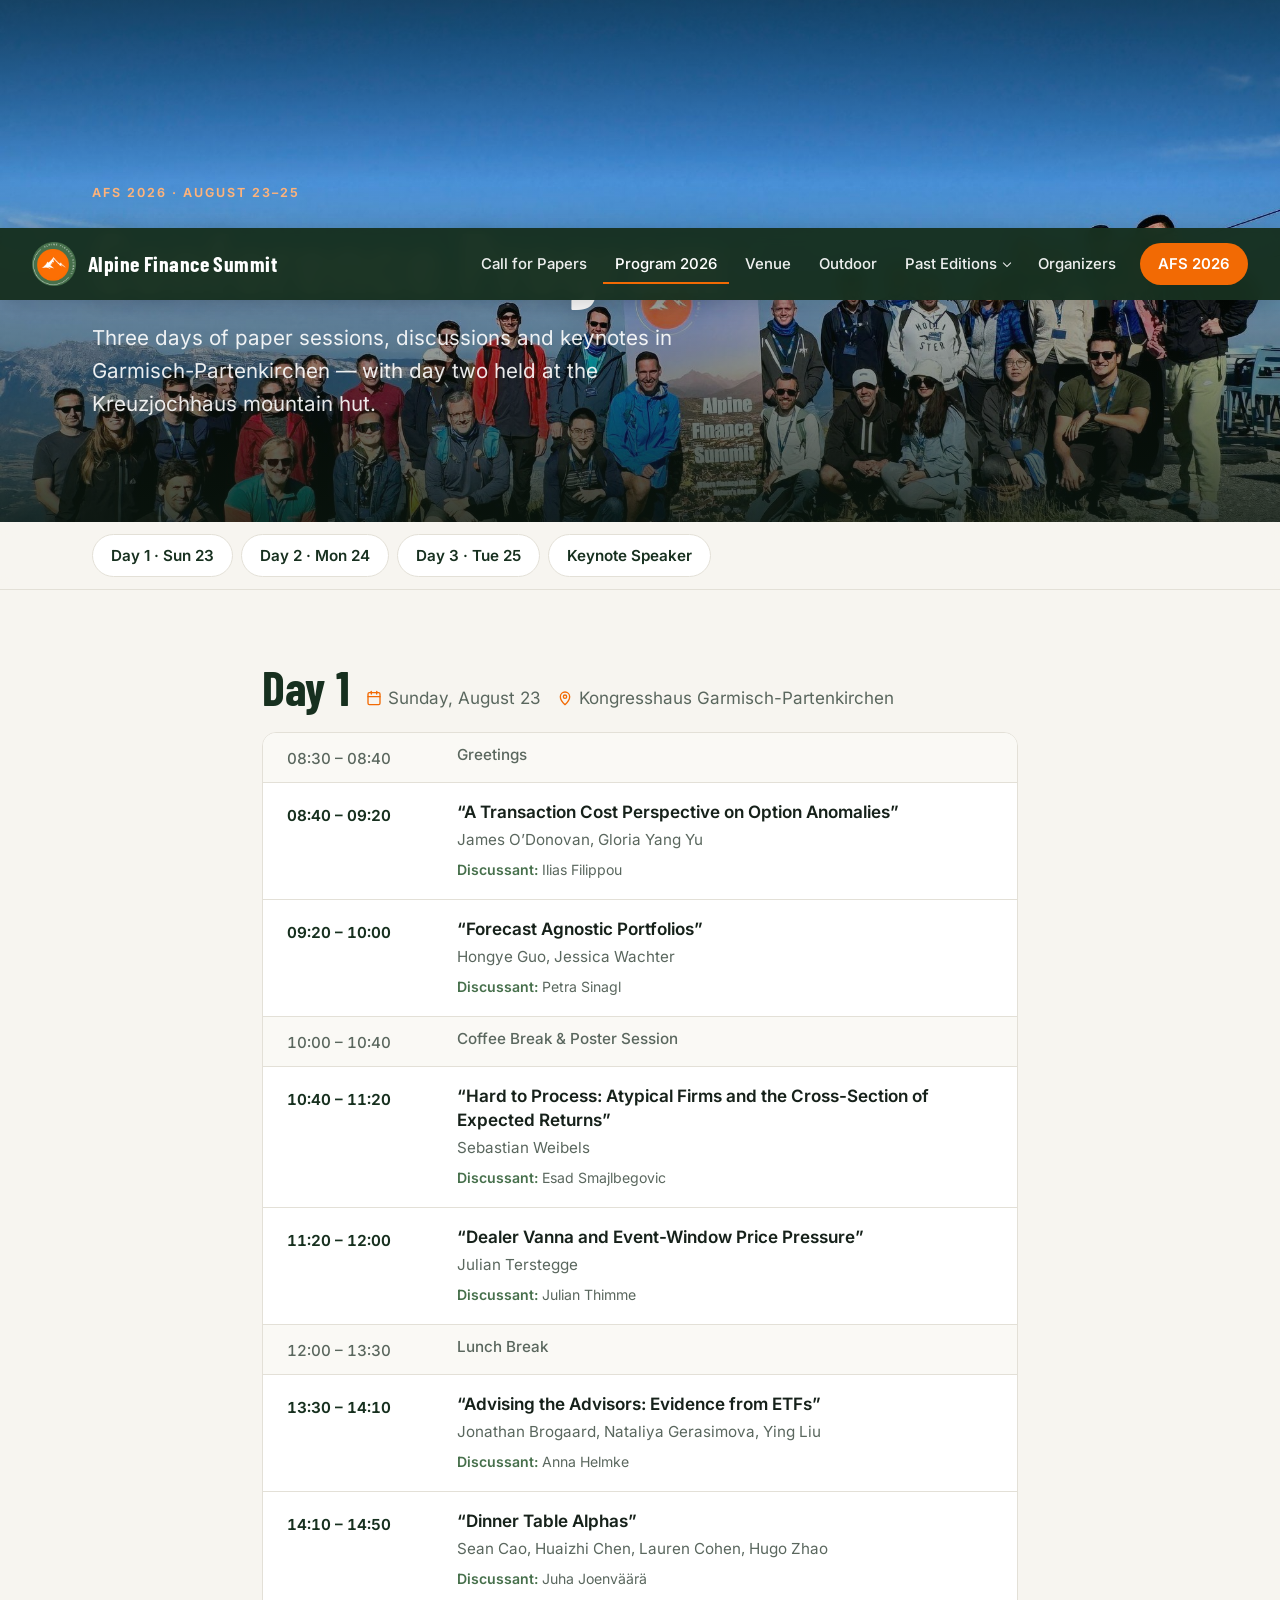
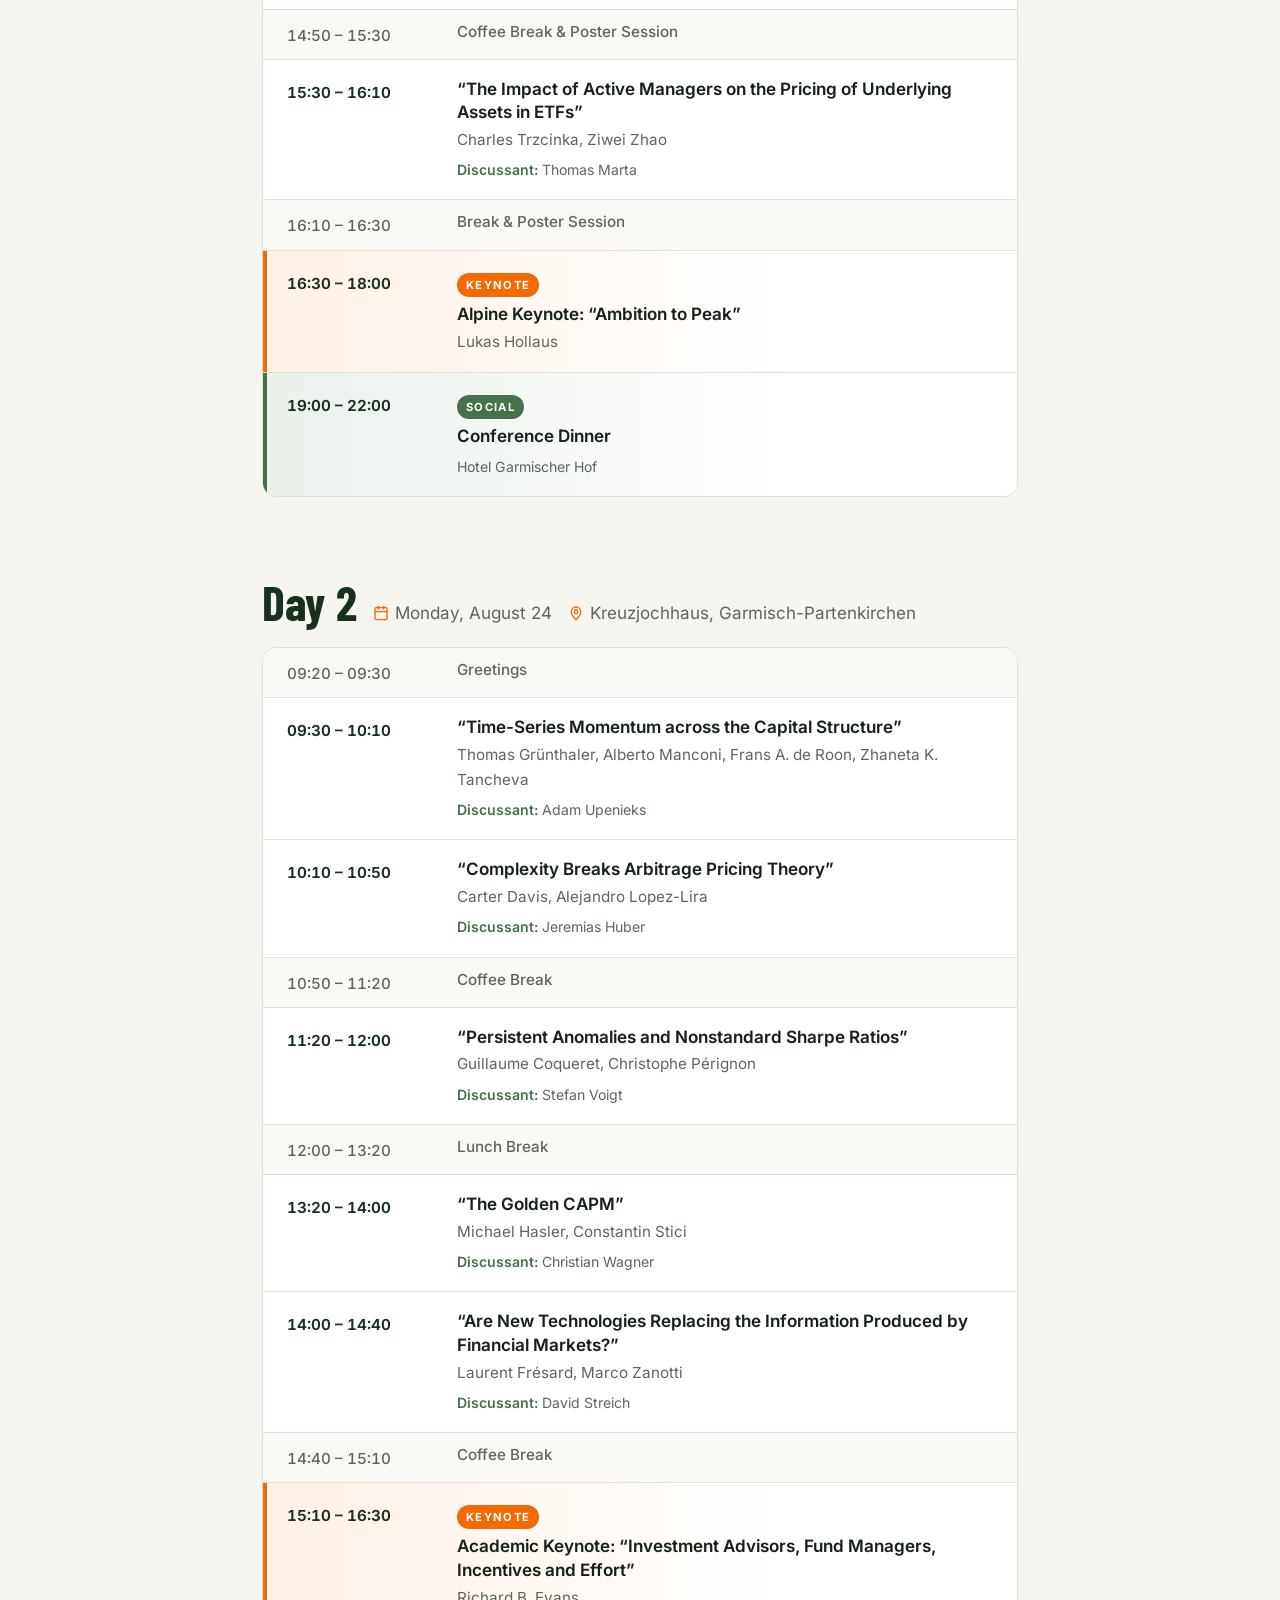
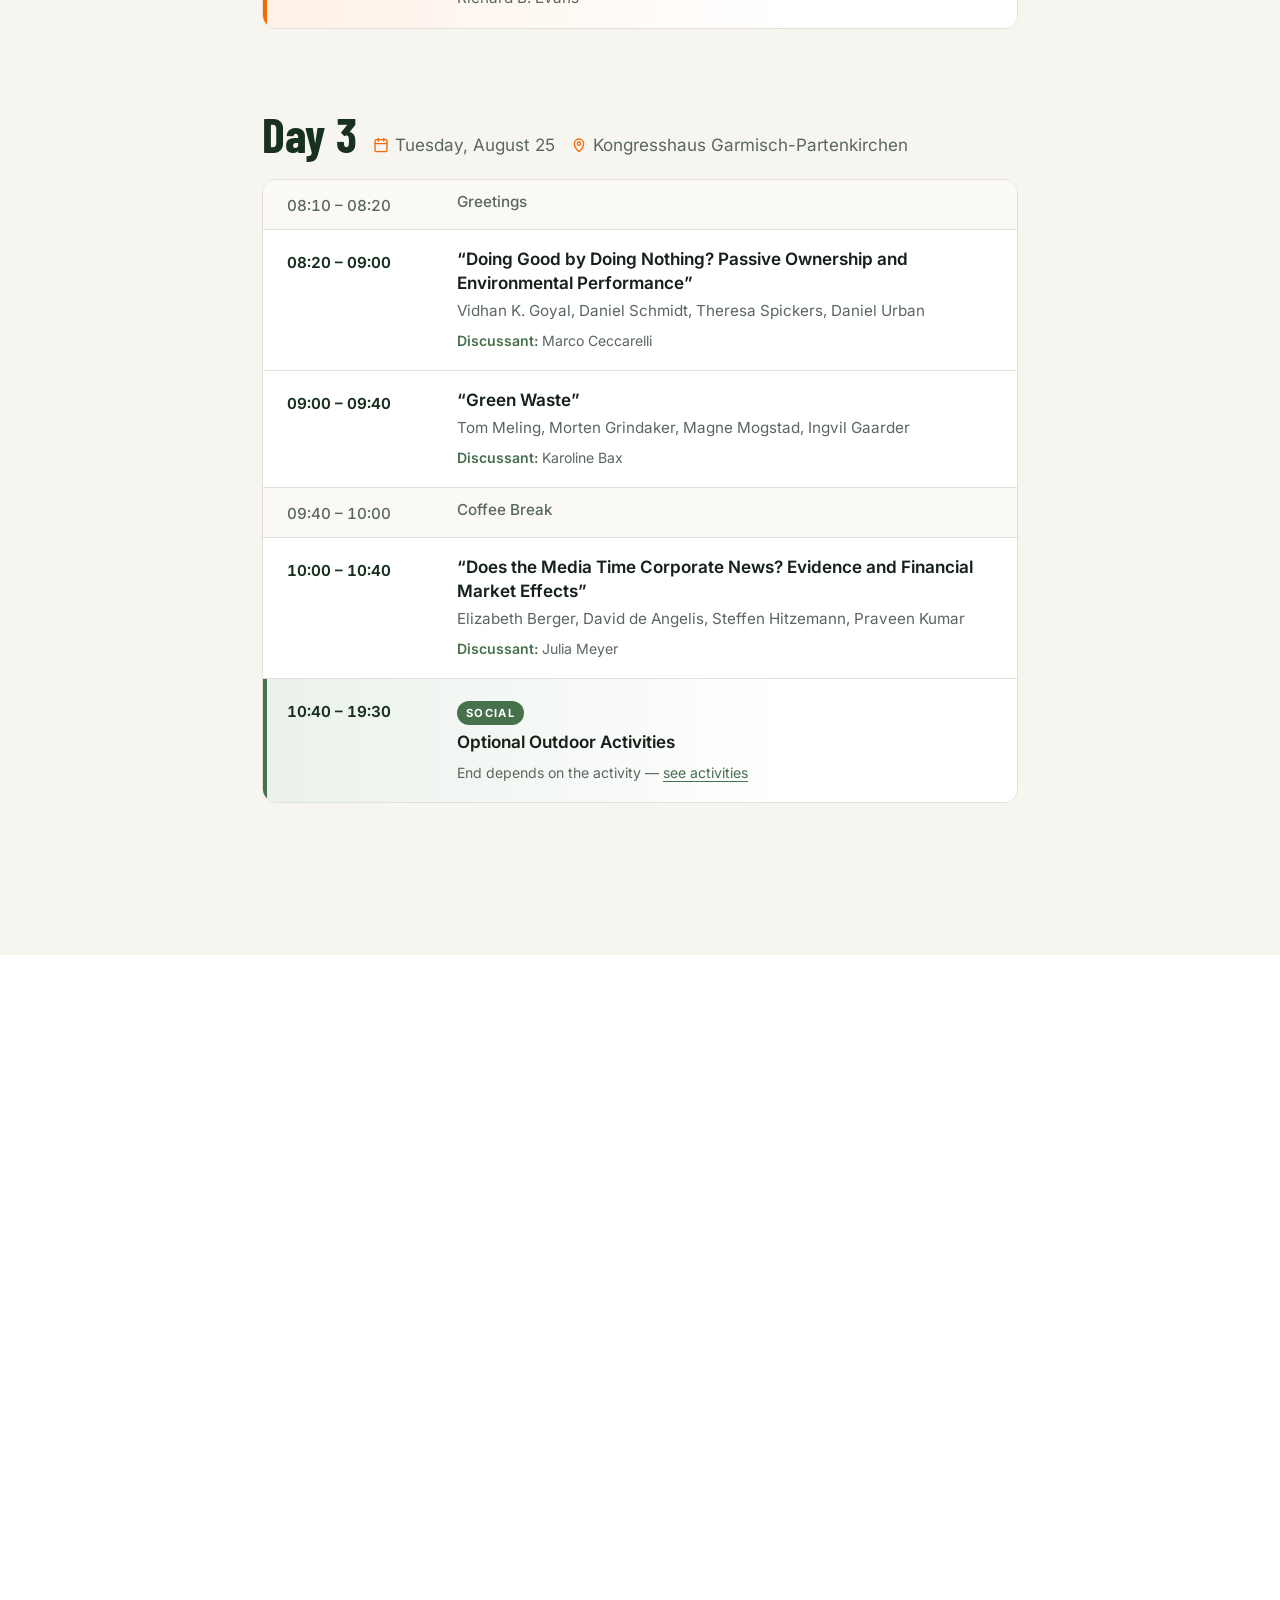
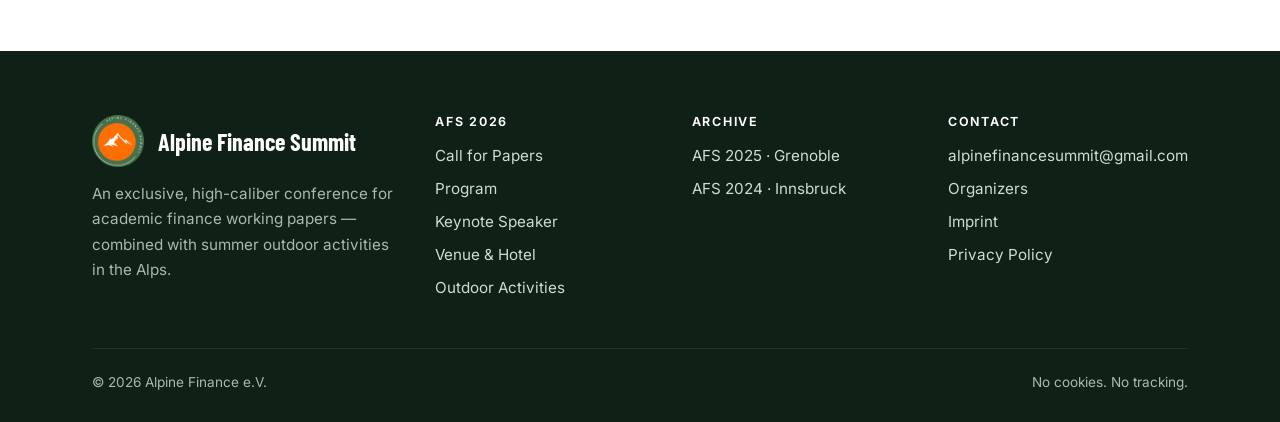
<file: program-2026/keynote-speaker/index.html>
<!doctype html>
<html lang="en"><head><meta charset="utf-8"><title>Keynote Speaker | Alpine Finance Summit</title>
<link rel="canonical" href="https://www.alpinefinancesummit.org/program-2026/#keynote">
<meta http-equiv="refresh" content="0; url=../../program-2026/#keynote">
<meta name="robots" content="noindex"></head>
<body><p>This page has moved: <a href="../../program-2026/#keynote">Keynote Speaker</a>.</p></body></html>
</file>
<file: assets/css/style.css>
/* ==========================================================================
   Alpine Finance Summit — site stylesheet
   Brand colours come from the AFS logo (orange sun, forest-green ring).
   ========================================================================== */

@font-face { font-family: "Inter"; font-style: normal; font-weight: 100 900; font-display: swap;
  src: url("../fonts/inter-latin-wght-normal.woff2") format("woff2");
  unicode-range: U+0000-00FF, U+0131, U+0152-0153, U+02BB-02BC, U+02C6, U+02DA, U+02DC, U+0304, U+0308, U+0329, U+2000-206F, U+20AC, U+2122, U+2191, U+2193, U+2212, U+2215, U+FEFF, U+FFFD; }
@font-face { font-family: "Inter"; font-style: normal; font-weight: 100 900; font-display: swap;
  src: url("../fonts/inter-latin-ext-wght-normal.woff2") format("woff2");
  unicode-range: U+0100-02BA, U+02BD-02C5, U+02C7-02CC, U+02CE-02D7, U+02DD-02FF, U+0304, U+0308, U+0329, U+1D00-1DBF, U+1E00-1E9F, U+1EF2-1EFF, U+2020, U+20A0-20AB, U+20AD-20C0, U+2113, U+2C60-2C7F, U+A720-A7FF; }
@font-face { font-family: "Barlow Condensed"; font-weight: 600; font-display: swap;
  src: url("../fonts/barlow-condensed-latin-600-normal.woff2") format("woff2");
  unicode-range: U+0000-00FF, U+0131, U+0152-0153, U+2000-206F, U+20AC, U+2122, U+2212; }
@font-face { font-family: "Barlow Condensed"; font-weight: 600; font-display: swap;
  src: url("../fonts/barlow-condensed-latin-ext-600-normal.woff2") format("woff2");
  unicode-range: U+0100-02BA, U+02BD-02C5, U+02C7-02CC, U+02CE-02D7, U+02DD-02FF, U+1E00-1E9F, U+A720-A7FF; }
@font-face { font-family: "Barlow Condensed"; font-weight: 700; font-display: swap;
  src: url("../fonts/barlow-condensed-latin-700-normal.woff2") format("woff2");
  unicode-range: U+0000-00FF, U+0131, U+0152-0153, U+2000-206F, U+20AC, U+2122, U+2212; }
@font-face { font-family: "Barlow Condensed"; font-weight: 700; font-display: swap;
  src: url("../fonts/barlow-condensed-latin-ext-700-normal.woff2") format("woff2");
  unicode-range: U+0100-02BA, U+02BD-02C5, U+02C7-02CC, U+02CE-02D7, U+02DD-02FF, U+1E00-1E9F, U+A720-A7FF; }

:root {
  --orange: #f26a04;
  --orange-hover: #d95d00;
  --orange-soft: #fff1e6;
  --green: #47704c;
  --forest: #17301f;
  --forest-2: #20402b;
  --snow: #f7f5f0;
  --paper: #ffffff;
  --ink: #16211a;
  --muted: #5a675e;
  --line: #e3e0d7;
  --radius: 14px;
  --radius-sm: 8px;
  --shadow: 0 1px 2px rgba(23, 48, 31, .06), 0 8px 24px rgba(23, 48, 31, .08);
  --shadow-lg: 0 2px 6px rgba(23, 48, 31, .08), 0 24px 48px rgba(23, 48, 31, .14);
  --wrap: 1160px;
  --gutter: clamp(16px, 4vw, 32px);
  --head-h: 72px;
  --font: "Inter", system-ui, -apple-system, "Segoe UI", Roboto, sans-serif;
  --display: "Barlow Condensed", "Arial Narrow", "Inter", sans-serif;
}

*, *::before, *::after { box-sizing: border-box; }
html { scroll-behavior: smooth; scroll-padding-top: calc(var(--head-h) + 16px); -webkit-text-size-adjust: 100%; }
body { margin: 0; font-family: var(--font); font-size: 17px; line-height: 1.65; color: var(--ink); background: var(--snow); -webkit-font-smoothing: antialiased; }
img { max-width: 100%; height: auto; display: block; }
a { color: var(--green); text-decoration-thickness: 1px; text-underline-offset: 3px; }
a:hover { color: var(--orange-hover); }
h1, h2, h3, h4 { font-family: var(--display); font-weight: 700; line-height: 1.08; letter-spacing: .005em; margin: 0 0 .5em; color: var(--forest); }
h1 { font-size: clamp(2.6rem, 7vw, 5.2rem); }
h2 { font-size: clamp(2rem, 4.2vw, 3rem); }
h3 { font-size: 1.55rem; font-weight: 600; }
p { margin: 0 0 1em; }
:focus-visible { outline: 3px solid var(--orange); outline-offset: 3px; border-radius: 4px; }
.skip { position: absolute; left: -999px; top: 8px; background: var(--paper); padding: 8px 14px; z-index: 100; border-radius: 6px; }
.skip:focus { left: 8px; }

.wrap { width: 100%; max-width: var(--wrap); margin: 0 auto; padding: 0 var(--gutter); }
.narrow { max-width: 820px; }
.section { padding: clamp(56px, 9vw, 112px) 0; }
.section.tight { padding: clamp(40px, 6vw, 72px) 0; }
.section.alt { background: var(--paper); }
.section.dark { background: var(--forest); color: #dfe8e1; }
.section.dark h2, .section.dark h3 { color: #fff; }
.eyebrow { display: inline-block; font-size: .78rem; font-weight: 650; letter-spacing: .16em; text-transform: uppercase; color: var(--orange); margin-bottom: 12px; }
.lead { font-size: clamp(1.1rem, 1.6vw, 1.28rem); color: var(--muted); line-height: 1.6; }
.dark .lead { color: #b9c9be; }
.center { text-align: center; }
.center .lead { margin-left: auto; margin-right: auto; max-width: 680px; }

/* ---------- Header ---------- */
.site-header { position: fixed; inset: 0 0 auto 0; height: var(--head-h); z-index: 50; transition: background .25s, box-shadow .25s; }
.site-header .wrap { height: 100%; display: flex; align-items: center; justify-content: space-between; gap: 24px; max-width: 1320px; }
.brand { display: flex; align-items: center; gap: 12px; text-decoration: none; color: #fff; font-family: var(--display); font-weight: 700; font-size: 1.35rem; letter-spacing: .02em; white-space: nowrap; }
.brand img { width: 44px; height: 44px; }
.brand:hover { color: #fff; }
.nav { display: flex; align-items: center; gap: 4px; }
.nav a, .nav summary { color: rgba(255,255,255,.92); text-decoration: none; font-size: .93rem; font-weight: 520; padding: 8px 12px; border-radius: 999px; cursor: pointer; transition: background .15s, color .15s; list-style: none; }
.nav summary::-webkit-details-marker { display: none; }
.nav a:hover, .nav summary:hover { background: rgba(255,255,255,.14); color: #fff; }
.nav a[aria-current="page"], .nav .has-current > summary { color: #fff; box-shadow: inset 0 -2px 0 var(--orange); border-radius: 0; }
.nav details { position: relative; }
.nav summary::after { content: ""; display: inline-block; width: 6px; height: 6px; margin-left: 7px; border-right: 1.5px solid currentColor; border-bottom: 1.5px solid currentColor; transform: translateY(-3px) rotate(45deg); }
.nav .menu { position: absolute; right: 0; top: calc(100% + 8px); min-width: 220px; background: var(--paper); border-radius: 12px; box-shadow: var(--shadow-lg); padding: 8px; display: grid; }
.nav .menu a { color: var(--ink); border-radius: 8px; }
.nav .menu a:hover { background: var(--snow); color: var(--forest); }
.nav .menu a[aria-current="page"] { box-shadow: none; background: var(--orange-soft); color: var(--forest); }
.nav .cta { background: var(--orange); color: #fff; margin-left: 8px; padding: 9px 18px; font-weight: 600; }
.nav .cta:hover { background: var(--orange-hover); }
.menu-btn { display: none; background: none; border: 0; color: #fff; width: 44px; height: 44px; border-radius: 10px; cursor: pointer; }
.menu-btn svg { width: 26px; height: 26px; }

.site-header.solid, .site-header.always-solid { background: rgba(23, 48, 31, .97); box-shadow: 0 6px 24px rgba(0,0,0,.18); backdrop-filter: saturate(1.4) blur(8px); }

@media (max-width: 1080px) {
  .menu-btn { display: inline-grid; place-items: center; }
  .nav { position: fixed; inset: var(--head-h) 0 auto 0; background: var(--forest); flex-direction: column; align-items: stretch; gap: 0; padding: 12px var(--gutter) 24px; max-height: calc(100dvh - var(--head-h)); overflow-y: auto; transform: translateY(-8px); opacity: 0; visibility: hidden; transition: opacity .2s, transform .2s, visibility .2s; box-shadow: 0 16px 32px rgba(0,0,0,.25); }
  .nav.open { transform: none; opacity: 1; visibility: visible; }
  .nav a, .nav summary { padding: 13px 4px; border-radius: 0; border-bottom: 1px solid rgba(255,255,255,.08); font-size: 1.02rem; }
  .nav a[aria-current="page"], .nav .has-current > summary { box-shadow: none; color: var(--orange); }
  .nav details[open] .menu, .nav .menu { position: static; box-shadow: none; background: transparent; padding: 0 0 0 16px; min-width: 0; }
  .nav .menu a { color: rgba(255,255,255,.85); }
  .nav .menu a:hover { background: transparent; color: #fff; }
  .nav .menu a[aria-current="page"] { background: transparent; color: var(--orange); }
  .nav .cta { margin: 16px 0 0; text-align: center; border-radius: 999px; border: 0; }
  .site-header { background: rgba(23, 48, 31, .0); }
  body.nav-open .site-header { background: var(--forest); }
}

/* ---------- Hero ---------- */
.hero { position: relative; min-height: 100svh; display: grid; align-items: end; color: #fff; overflow: hidden; isolation: isolate; }
.hero.page { min-height: clamp(380px, 58vh, 560px); }
.hero-bg { position: absolute; inset: 0; z-index: -2; }
.hero-bg img { width: 100%; height: 100%; object-fit: cover; }
.hero::before { content: ""; position: absolute; inset: 0; z-index: -1; background: linear-gradient(180deg, rgba(10,22,14,.55) 0%, rgba(10,22,14,.15) 35%, rgba(10,22,14,.35) 60%, rgba(10,22,14,.82) 100%); }
.hero .wrap { padding-top: calc(var(--head-h) + 40px); padding-bottom: clamp(48px, 9vh, 104px); }
.hero h1 { color: #fff; margin-bottom: .2em; text-shadow: 0 2px 24px rgba(0,0,0,.25); }
.hero .lead { color: rgba(255,255,255,.9); max-width: 640px; }
.hero .eyebrow { color: #ffb37a; }
.hero-meta { display: flex; flex-wrap: wrap; gap: 10px; margin: 26px 0 30px; }
.chip { display: inline-flex; align-items: center; gap: 8px; padding: 9px 16px; border-radius: 999px; background: rgba(255,255,255,.14); border: 1px solid rgba(255,255,255,.28); backdrop-filter: blur(6px); font-size: .95rem; font-weight: 550; color: #fff; text-decoration: none; }
.chip svg { width: 18px; height: 18px; flex: none; }
a.chip:hover { background: rgba(255,255,255,.24); color: #fff; }
.scroll-cue { position: absolute; left: 50%; bottom: 18px; transform: translateX(-50%); color: rgba(255,255,255,.75); animation: bob 2.2s ease-in-out infinite; }
.scroll-cue svg { width: 28px; height: 28px; }
@keyframes bob { 50% { transform: translate(-50%, 6px); } }
@media (prefers-reduced-motion: reduce) { .scroll-cue { animation: none; } html { scroll-behavior: auto; } }

/* ---------- Buttons ---------- */
.btns { display: flex; flex-wrap: wrap; gap: 12px; }
.btn { display: inline-flex; align-items: center; gap: 10px; padding: 13px 24px; border-radius: 999px; font-weight: 600; font-size: 1rem; text-decoration: none; border: 1.5px solid transparent; transition: background .15s, color .15s, border-color .15s, transform .15s; cursor: pointer; }
.btn svg { width: 18px; height: 18px; }
.btn-primary { background: var(--orange); color: #fff; }
.btn-primary:hover { background: var(--orange-hover); color: #fff; transform: translateY(-1px); }
.btn-ghost { border-color: rgba(255,255,255,.6); color: #fff; }
.btn-ghost:hover { background: #fff; color: var(--forest); }
.btn-outline { border-color: var(--green); color: var(--forest); }
.btn-outline:hover { background: var(--forest); border-color: var(--forest); color: #fff; }

/* ---------- Facts strip ---------- */
.facts { position: relative; z-index: 2; margin-top: -56px; }
.facts-grid { display: grid; grid-template-columns: repeat(4, 1fr); background: var(--paper); border-radius: var(--radius); box-shadow: var(--shadow-lg); overflow: hidden; }
.fact { padding: 24px 22px; border-right: 1px solid var(--line); }
.fact:last-child { border-right: 0; }
.fact .label { font-size: .75rem; font-weight: 650; letter-spacing: .14em; text-transform: uppercase; color: var(--muted); }
.fact .value { font-family: var(--display); font-weight: 700; font-size: clamp(1.3rem, 1.9vw, 1.5rem); color: var(--forest); line-height: 1.15; margin-top: 4px; }
.fact .sub { font-size: .9rem; color: var(--muted); }
@media (max-width: 900px) { .facts-grid { grid-template-columns: 1fr 1fr; } .fact:nth-child(2) { border-right: 0; } .fact:nth-child(-n+2) { border-bottom: 1px solid var(--line); } }
@media (max-width: 520px) { .facts-grid { grid-template-columns: 1fr; } .fact { border-right: 0; border-bottom: 1px solid var(--line); } .fact:last-child { border-bottom: 0; } }

/* ---------- Layout helpers ---------- */
.split { display: grid; grid-template-columns: 1.05fr .95fr; gap: clamp(32px, 6vw, 80px); align-items: center; }
.split.reverse > :first-child { order: 2; }
@media (max-width: 860px) { .split { grid-template-columns: 1fr; } .split.reverse > :first-child { order: 0; } }
.photo { border-radius: var(--radius); overflow: hidden; box-shadow: var(--shadow-lg); }
.photo img { width: 100%; height: 100%; object-fit: cover; }
.photo-stack { position: relative; padding: 0 0 48px 48px; }
.photo-stack .photo:last-child { position: absolute; left: 0; bottom: 0; width: 46%; border: 6px solid var(--snow); }
.alt .photo-stack .photo:last-child { border-color: var(--paper); }
.grid { display: grid; gap: 22px; }
.grid-2 { grid-template-columns: repeat(2, 1fr); }
.grid-3 { grid-template-columns: repeat(3, 1fr); }
.grid-4 { grid-template-columns: repeat(4, 1fr); }
@media (max-width: 960px) { .grid-4 { grid-template-columns: repeat(2, 1fr); } .grid-3 { grid-template-columns: repeat(2, 1fr); } }
@media (max-width: 600px) { .grid-2, .grid-3, .grid-4 { grid-template-columns: 1fr; } }
.section-head { margin-bottom: clamp(28px, 4vw, 48px); }
.section-head.row { display: flex; align-items: end; justify-content: space-between; gap: 24px; flex-wrap: wrap; }

/* ---------- Cards ---------- */
.card { background: var(--paper); border: 1px solid var(--line); border-radius: var(--radius); padding: 28px; transition: transform .2s, box-shadow .2s, border-color .2s; }
.alt .card { background: var(--snow); }
.card:hover { transform: translateY(-3px); box-shadow: var(--shadow); border-color: transparent; }
.card h3 { margin-bottom: .35em; }
.card p:last-child { margin-bottom: 0; }
.card .icon { width: 52px; height: 52px; border-radius: 14px; display: grid; place-items: center; background: var(--orange-soft); color: var(--orange); margin-bottom: 18px; }
.card .icon svg { width: 26px; height: 26px; }
.card p { color: var(--muted); font-size: .97rem; }

.edition { position: relative; display: block; border-radius: var(--radius); overflow: hidden; aspect-ratio: 4 / 5; color: #fff; text-decoration: none; box-shadow: var(--shadow); isolation: isolate; }
.edition img { position: absolute; inset: 0; width: 100%; height: 100%; object-fit: cover; z-index: -2; transition: transform .6s; }
.edition::after { content: ""; position: absolute; inset: 0; z-index: -1; background: linear-gradient(180deg, rgba(0,0,0,0) 40%, rgba(10,22,14,.85)); }
.edition:hover img { transform: scale(1.05); }
.edition .body { position: absolute; left: 0; right: 0; bottom: 0; padding: 26px; }
.edition .year { font-family: var(--display); font-size: 3.2rem; font-weight: 700; line-height: 1; }
.edition .place { font-weight: 600; font-size: 1.05rem; }
.edition .tag { display: inline-block; margin-bottom: 10px; font-size: .72rem; font-weight: 700; letter-spacing: .14em; text-transform: uppercase; background: var(--orange); padding: 5px 10px; border-radius: 999px; }
.edition:hover { color: #fff; }

/* Timeline (key dates) */
.dates { display: grid; grid-template-columns: repeat(3, 1fr); gap: 0; position: relative; }
.dates::before { content: ""; position: absolute; left: 0; right: 0; top: 11px; height: 2px; background: rgba(255,255,255,.18); }
.date { position: relative; padding: 40px 24px 0 0; }
.date::before { content: ""; position: absolute; left: 0; top: 2px; width: 20px; height: 20px; border-radius: 50%; background: var(--forest); border: 3px solid var(--orange); }
.date .when { font-family: var(--display); font-size: 1.9rem; font-weight: 700; color: #fff; line-height: 1.1; }
.date .what { color: #b9c9be; }
@media (max-width: 760px) { .dates { grid-template-columns: 1fr; gap: 28px; } .dates::before { left: 9px; right: auto; top: 0; bottom: 0; width: 2px; height: auto; } .date { padding: 0 0 0 44px; } }

/* People */
.person { text-align: left; }
.person .portrait { aspect-ratio: 4 / 5; border-radius: var(--radius); overflow: hidden; background: #dde3dc; margin-bottom: 16px; box-shadow: var(--shadow); }
.person .portrait img { width: 100%; height: 100%; object-fit: cover; object-position: center 20%; filter: grayscale(.15); transition: filter .3s, transform .5s; }
.person:hover .portrait img { filter: none; transform: scale(1.03); }
.person h3 { font-size: 1.4rem; margin-bottom: .15em; }
.person .aff { color: var(--muted); font-size: .95rem; }

.keynote { display: grid; grid-template-columns: 280px 1fr; gap: clamp(28px, 5vw, 56px); align-items: center; background: var(--paper); border-radius: calc(var(--radius) + 6px); padding: clamp(24px, 4vw, 44px); box-shadow: var(--shadow); }
.keynote img { border-radius: var(--radius); aspect-ratio: 1; object-fit: cover; width: 100%; }
@media (max-width: 760px) { .keynote { grid-template-columns: 1fr; } .keynote img { max-width: 260px; } }

/* Prose */
.prose h2 { margin-top: 1.6em; }
.prose h2:first-child { margin-top: 0; }
.prose h3 { margin-top: 1.4em; }
.prose ul { padding-left: 1.2em; }
.prose li { margin-bottom: .35em; }
.prose li::marker { color: var(--orange); }

.callout { border-left: 4px solid var(--orange); background: var(--paper); padding: 22px 26px; border-radius: 0 var(--radius-sm) var(--radius-sm) 0; box-shadow: var(--shadow); }
.alt .callout { background: var(--snow); }
.callout p:last-child { margin-bottom: 0; }
.callout strong { color: var(--forest); }

.ticks { list-style: none; padding: 0; margin: 0; display: grid; gap: 12px; }
.ticks li { position: relative; padding-left: 34px; }
.ticks li::before { content: ""; position: absolute; left: 0; top: 4px; width: 22px; height: 22px; border-radius: 50%; background: var(--orange-soft) url("data:image/svg+xml,%3Csvg xmlns='http://www.w3.org/2000/svg' viewBox='0 0 24 24' fill='none' stroke='%23f26a04' stroke-width='3' stroke-linecap='round' stroke-linejoin='round'%3E%3Cpath d='M5 12l5 5L20 7'/%3E%3C/svg%3E") center / 13px no-repeat; }

.kv { display: grid; grid-template-columns: auto 1fr; gap: 10px 24px; margin: 0; }
.kv dt { font-weight: 650; color: var(--forest); }
.kv dd { margin: 0; color: var(--muted); }
@media (max-width: 520px) { .kv { grid-template-columns: 1fr; gap: 2px; } .kv dd { margin-bottom: 10px; } }

.travel { display: grid; grid-template-columns: repeat(3, 1fr); gap: 22px; }
@media (max-width: 900px) { .travel { grid-template-columns: 1fr; } }

/* ---------- Program ---------- */
.day-nav { position: sticky; top: var(--head-h); z-index: 20; background: rgba(247,245,240,.94); backdrop-filter: blur(8px); border-bottom: 1px solid var(--line); }
.day-nav .wrap { display: flex; gap: 8px; overflow-x: auto; padding-top: 12px; padding-bottom: 12px; scrollbar-width: none; }
.day-nav a { flex: none; text-decoration: none; padding: 8px 18px; border-radius: 999px; font-weight: 600; font-size: .95rem; color: var(--forest); background: var(--paper); border: 1px solid var(--line); }
.day-nav a:hover, .day-nav a.active { background: var(--forest); color: #fff; border-color: var(--forest); }
.day { margin-bottom: clamp(48px, 7vw, 80px); }
.day-head { display: flex; align-items: baseline; gap: 16px; flex-wrap: wrap; margin-bottom: 18px; }
.day-head h2 { margin: 0; }
.day-head .where { color: var(--muted); display: inline-flex; gap: 6px; align-items: center; }
.day-head .where svg { width: 16px; height: 16px; color: var(--orange); }
.sched { list-style: none; margin: 0; padding: 0; background: var(--paper); border-radius: var(--radius); border: 1px solid var(--line); overflow: hidden; }
.slot { display: grid; grid-template-columns: 150px 1fr; gap: 20px; padding: 18px 24px; border-bottom: 1px solid var(--line); }
.slot:last-child { border-bottom: 0; }
.slot .time { font-variant-numeric: tabular-nums; font-weight: 650; color: var(--forest); font-size: .95rem; padding-top: 2px; }
.slot .title { font-weight: 620; color: var(--ink); line-height: 1.4; }
.slot .authors { color: var(--muted); font-size: .95rem; margin-top: 2px; }
.slot .disc { font-size: .88rem; color: var(--muted); margin-top: 6px; }
.slot .disc b { font-weight: 600; color: var(--green); }
.slot.brk { background: #faf9f5; padding-top: 11px; padding-bottom: 11px; }
.slot.brk .title { font-weight: 500; color: var(--muted); font-size: .95rem; }
.slot.brk .time { color: var(--muted); font-weight: 500; }
.slot.key { background: linear-gradient(90deg, var(--orange-soft), #fff 70%); box-shadow: inset 4px 0 0 var(--orange); }
.slot.social { background: linear-gradient(90deg, #eaf1eb, #fff 70%); box-shadow: inset 4px 0 0 var(--green); }
.badge { display: inline-block; font-size: .7rem; font-weight: 700; letter-spacing: .12em; text-transform: uppercase; padding: 3px 9px; border-radius: 999px; margin-bottom: 6px; background: var(--orange); color: #fff; }
.badge.green { background: var(--green); }
@media (max-width: 640px) { .slot { grid-template-columns: 1fr; gap: 4px; padding: 16px 18px; } }

/* ---------- Activities ---------- */
.act { display: grid; grid-template-rows: auto 1fr; background: var(--paper); border-radius: var(--radius); overflow: hidden; border: 1px solid var(--line); }
.act .img { aspect-ratio: 4 / 3; overflow: hidden; }
.act .img img { width: 100%; height: 100%; object-fit: cover; transition: transform .6s; }
.act:hover .img img { transform: scale(1.05); }
.act .body { padding: 20px 22px 24px; }
.act .grp { font-size: .75rem; font-weight: 700; letter-spacing: .14em; text-transform: uppercase; color: var(--orange); }
.act h3 { margin: 4px 0 0; }

/* ---------- Gallery ---------- */
.gallery { columns: 3 280px; column-gap: 14px; }
.gallery a { display: block; margin-bottom: 14px; border-radius: 10px; overflow: hidden; break-inside: avoid; cursor: zoom-in; box-shadow: var(--shadow); }
.gallery img { width: 100%; transition: transform .5s, filter .3s; }
.gallery a:hover img { transform: scale(1.03); filter: brightness(1.05); }
.lightbox { border: 0; padding: 0; background: transparent; max-width: 100vw; max-height: 100vh; width: 100vw; height: 100vh; }
.lightbox::backdrop { background: rgba(8, 14, 10, .92); }
.lightbox .lb-inner { width: 100%; height: 100%; display: grid; place-items: center; padding: 56px 64px; }
.lightbox img { max-width: 100%; max-height: calc(100vh - 112px); border-radius: 8px; box-shadow: 0 20px 60px rgba(0,0,0,.5); }
.lb-btn { position: fixed; background: rgba(255,255,255,.12); border: 0; color: #fff; width: 48px; height: 48px; border-radius: 50%; cursor: pointer; display: grid; place-items: center; }
.lb-btn:hover { background: rgba(255,255,255,.25); }
.lb-btn svg { width: 24px; height: 24px; }
.lb-close { top: 16px; right: 16px; }
.lb-prev { left: 12px; top: 50%; transform: translateY(-50%); }
.lb-next { right: 12px; top: 50%; transform: translateY(-50%); }
.lb-count { position: fixed; bottom: 18px; left: 50%; transform: translateX(-50%); color: rgba(255,255,255,.7); font-size: .9rem; }
@media (max-width: 640px) { .lightbox .lb-inner { padding: 64px 8px; } .lb-prev, .lb-next { top: auto; bottom: 8px; transform: none; } }

/* Image band */
.band { position: relative; min-height: 440px; display: grid; place-items: center; color: #fff; text-align: center; isolation: isolate; overflow: hidden; }
.band img { position: absolute; inset: 0; width: 100%; height: 100%; object-fit: cover; z-index: -2; }
.band::before { content: ""; position: absolute; inset: 0; z-index: -1; background: rgba(12, 26, 16, .55); }
.band h2 { color: #fff; max-width: 900px; margin: 0 auto .3em; }
.band p { max-width: 640px; margin: 0 auto 1.6em; color: rgba(255,255,255,.9); font-size: 1.15rem; }
.band .btns { justify-content: center; }

/* ---------- Footer ---------- */
.site-footer { background: #0f2016; color: #a9b9ae; padding: 64px 0 28px; font-size: .95rem; }
.foot-grid { display: grid; grid-template-columns: 1.4fr 1fr 1fr 1fr; gap: 40px; }
.site-footer h4 { font-family: var(--font); font-size: .78rem; letter-spacing: .14em; text-transform: uppercase; color: #fff; margin-bottom: 14px; font-weight: 650; }
.site-footer ul { list-style: none; padding: 0; margin: 0; display: grid; gap: 8px; }
.site-footer a { color: #cfdcd3; text-decoration: none; }
.site-footer a:hover { color: var(--orange); }
.foot-brand { display: flex; gap: 14px; align-items: center; margin-bottom: 14px; }
.foot-brand img { width: 52px; height: 52px; }
.foot-brand span { font-family: var(--display); font-size: 1.5rem; color: #fff; font-weight: 700; }
.foot-bottom { margin-top: 48px; padding-top: 22px; border-top: 1px solid rgba(255,255,255,.08); display: flex; justify-content: space-between; gap: 16px; flex-wrap: wrap; font-size: .85rem; }
@media (max-width: 860px) { .foot-grid { grid-template-columns: 1fr 1fr; } }
@media (max-width: 520px) { .foot-grid { grid-template-columns: 1fr; } }

/* Reveal on scroll (progressive enhancement: only hidden when JS adds .js) */
.js .reveal { opacity: 0; transform: translateY(18px); transition: opacity .7s ease, transform .7s ease; }
.js .reveal.in { opacity: 1; transform: none; }
@media (prefers-reduced-motion: reduce) { .js .reveal { opacity: 1; transform: none; transition: none; } }
</file>
